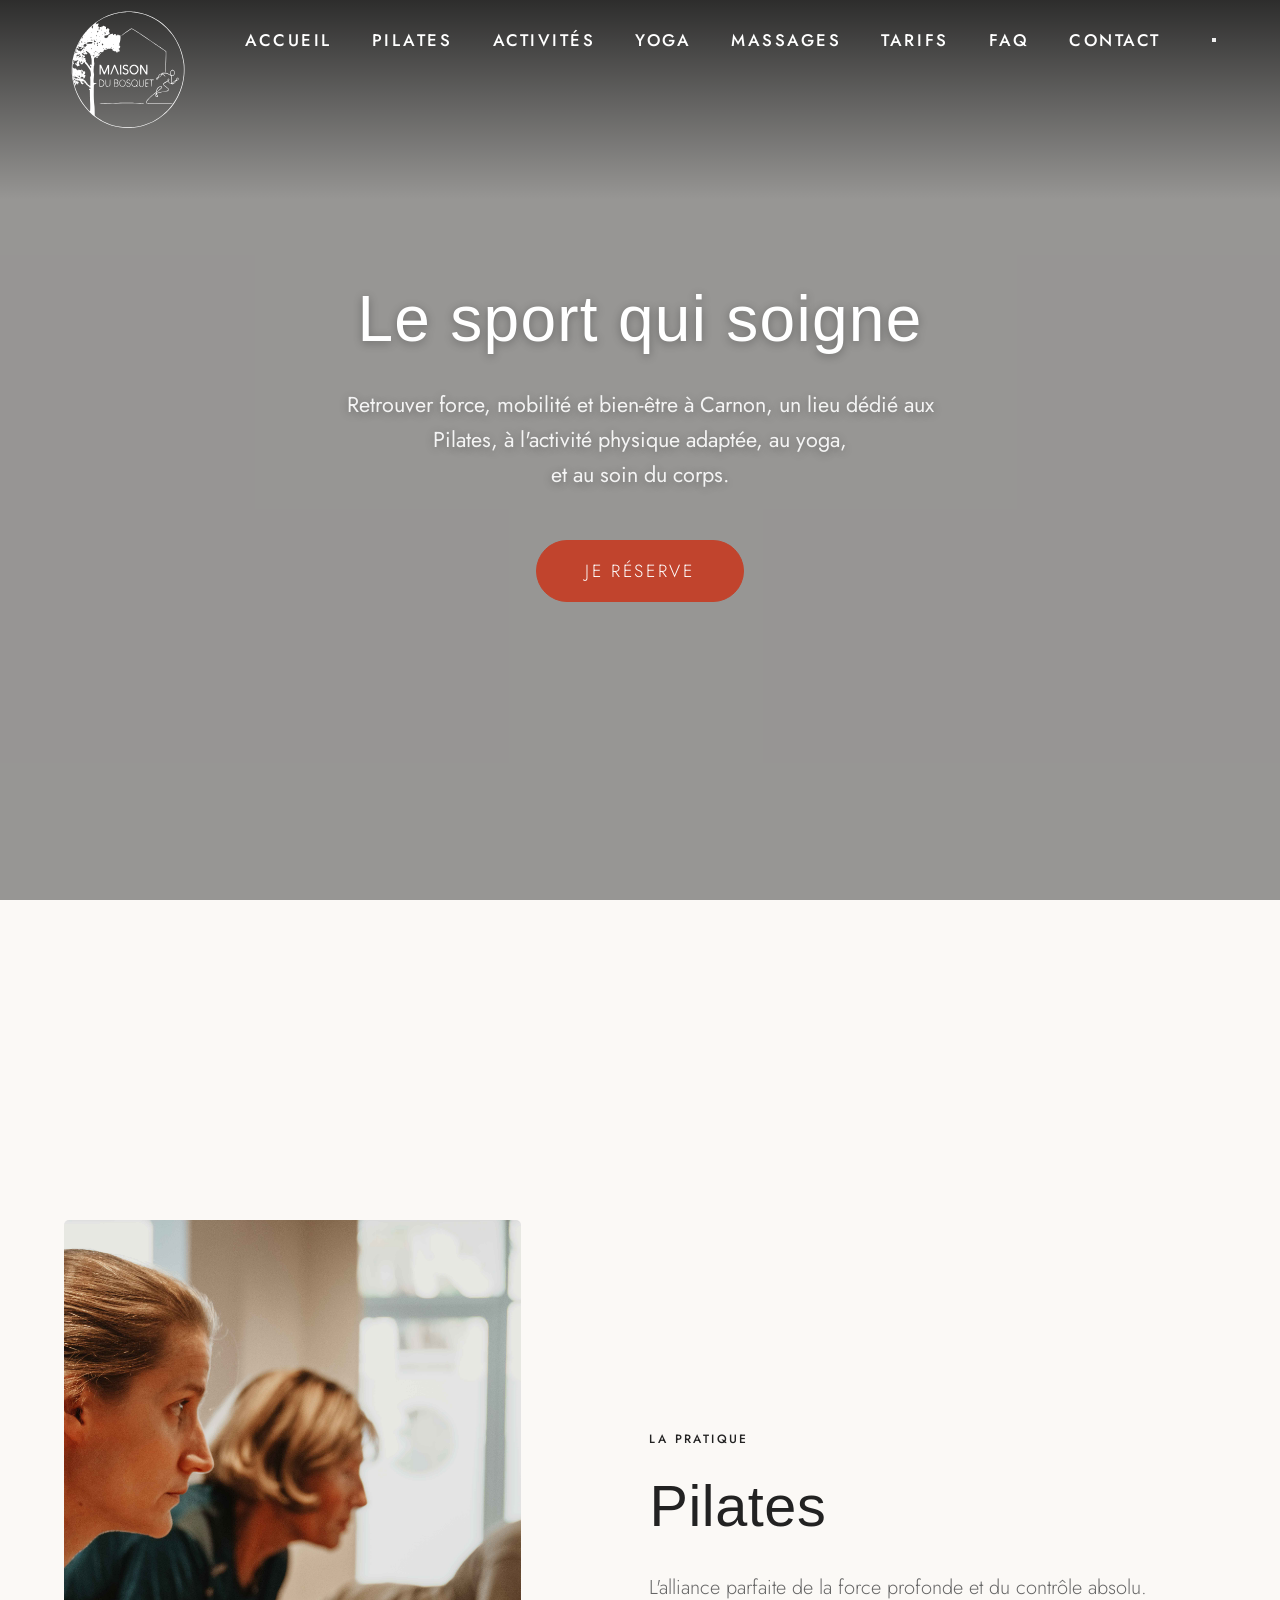
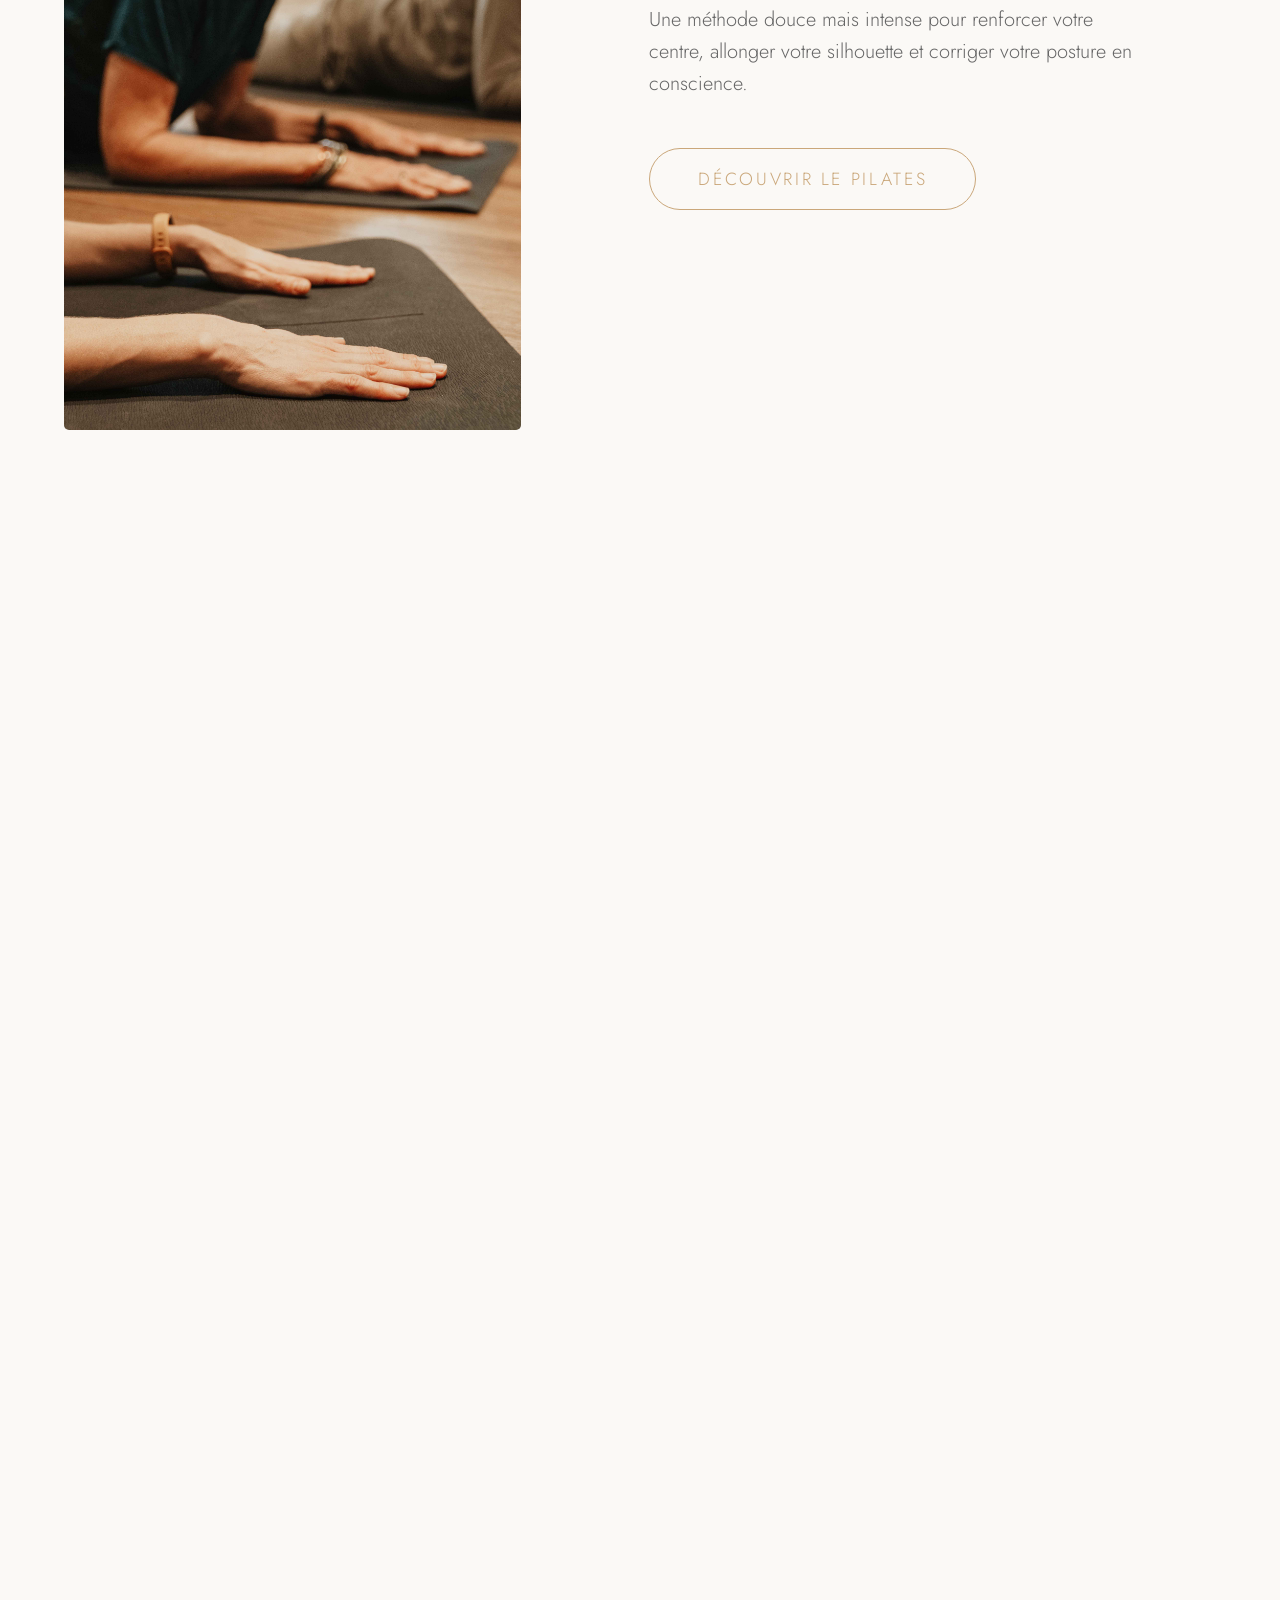
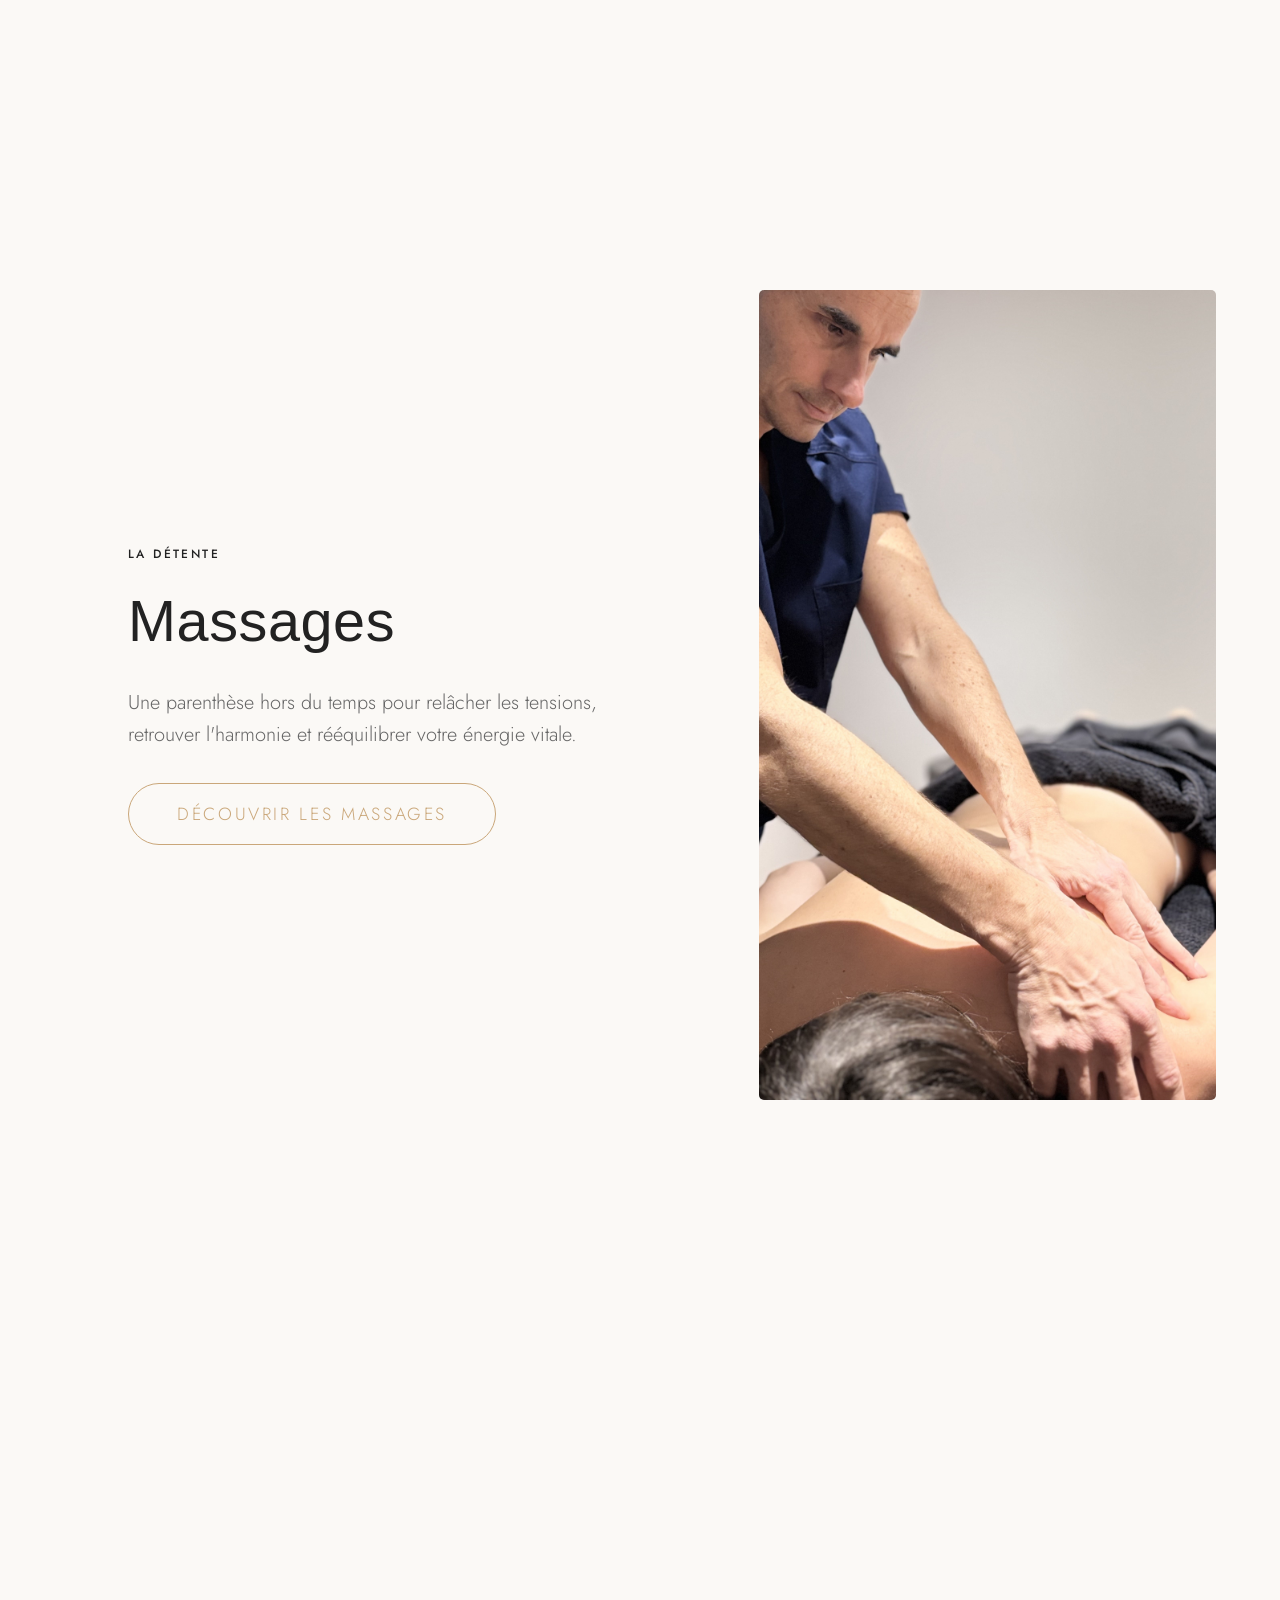
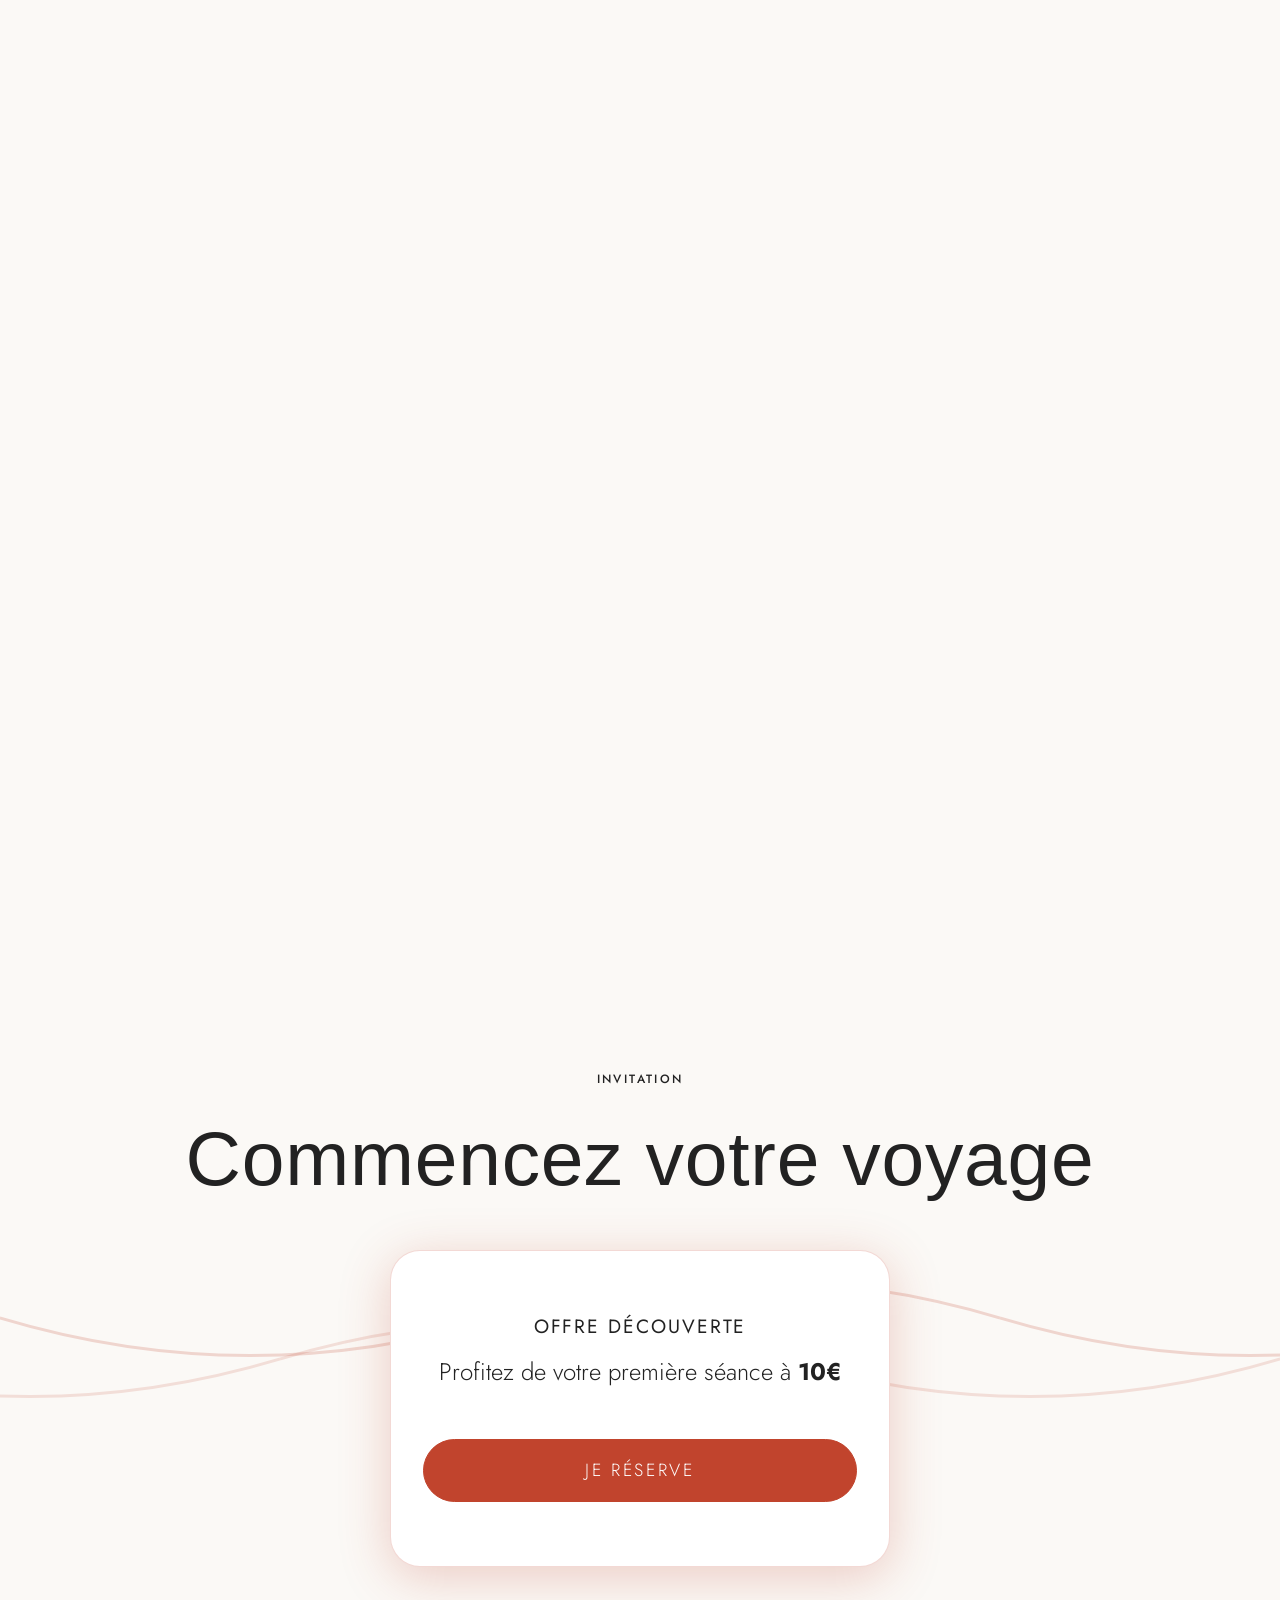
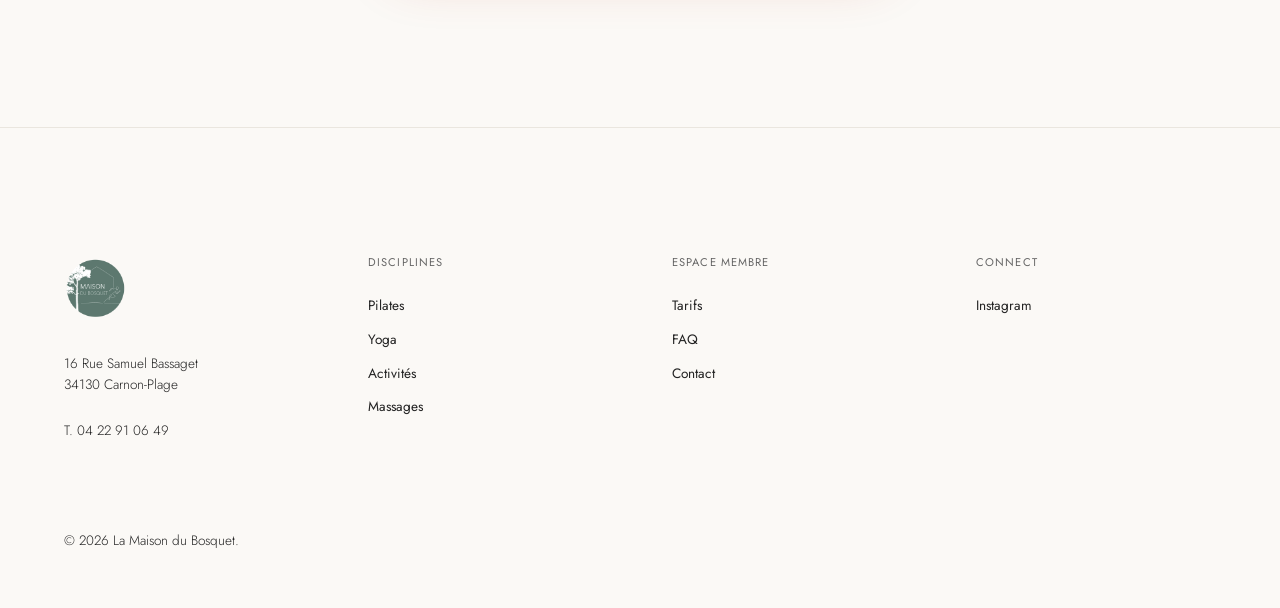
<file: index.html>
<!DOCTYPE html>
<html lang="fr">
<head>
  <meta charset="UTF-8">
  <link rel="icon" type="image/x-icon" href="favicon.ico">
  <link rel="icon" type="image/png" sizes="32x32" href="favicon-32x32.png">
  <link rel="icon" type="image/png" sizes="16x16" href="favicon-16x16.png">
  <link rel="apple-touch-icon" sizes="180x180" href="apple-touch-icon.png">
  <meta name="viewport" content="width=device-width, initial-scale=1.0">
  <title>La Maison du Bosquet | Mouvement & Bien-être</title>
  <meta name="description" content="Une approche holistique du mouvement à Carnon-Plage. Pilates, Yoga, Massages et A.P.A dans un espace pensé pour la sérénité.">
  
  <link rel="stylesheet" href="style.css">
    <!-- Google tag (gtag.js) -->
    <script async src="https://www.googletagmanager.com/gtag/js?id=G-E7MQ6MC1MP"></script>
    <script>
      window.dataLayer = window.dataLayer || [];
      function gtag(){dataLayer.push(arguments);}
      gtag('js', new Date());

      gtag('config', 'G-E7MQ6MC1MP');
    </script>
</head>
<body>

  <!-- HEADER -->
  <header class="site-header">
    <div class="container" style="display: flex; justify-content: space-between; align-items: center; width: 100%;">
      <div class="logo">
        <a href="index.html">
          <img src="Branding/MaisonDuBosquet_logo_vectorise_blanc.svg" alt="La Maison du Bosquet">
        </a>
      </div>
      
      <nav class="main-nav">
        <ul>
          <li><a href="index.html">Accueil</a></li>
          <li><a href="pilates.html">Pilates</a></li>
          <li><a href="training-apa.html">Activités</a></li>
          <li><a href="yoga.html">Yoga</a></li>
          <li><a href="massages.html">Massages</a></li>
          <li><a href="tarifs.html">Tarifs</a></li>
          <li><a href="faq.html">FAQ</a></li>
          <li><a href="contact.html">Contact</a></li>
        </ul>
      </nav>
      
      <a href="#offre-decouverte" class="btn btn-primary" style="display: none;">JE RÉSERVE</a>
      
      <button class="burger-btn" aria-label="Menu" aria-expanded="false">
        <div class="burger-line"></div>
        <div class="burger-line"></div>
        <div class="burger-line"></div>
      </button>
    </div>
  </header>

  <!-- MOBILE MENU -->
  <nav class="mobile-menu">
    <a href="index.html">Accueil</a>
    <a href="pilates.html">Pilates</a>
    <a href="training-apa.html">Activités</a>
    <a href="yoga.html">Yoga</a>
    <a href="massages.html">Massages</a>
    <a href="tarifs.html">Tarifs</a>
    <a href="faq.html">FAQ</a>
    <a href="contact.html">Contact</a>
    
  </nav>

  <!-- HERO (Video Fullscreen) -->
  <section class="luxury-hero">
    <div class="hero-video-wrapper">
      <video autoplay muted loop playsinline>
        <source src="Video/HeroVideo.mp4" type="video/mp4">
      </video>
      <div class="hero-video-overlay"></div>
    </div>
    
    <div class="hero-text-overlay reveal">
      <h1>Le sport qui soigne</h1>
      <p style="margin: 2rem auto 3rem;">Retrouver force, mobilité et bien-être à Carnon, un lieu dédié aux Pilates, à l'activité physique adaptée, au yoga,<br>et au soin du corps.</p>
      <a href="#offre-decouverte" class="btn btn-primary">JE RÉSERVE</a>
    </div>
  </section>

  <!-- EDITORIAL SPLIT: PILATES -->
  <section class="editorial-split container">
    <div class="editorial-img reveal">
      <img src="Photos/PILATES/Pilates04.jpg" alt="La méthode Pilates">
    </div>
    <div class="editorial-content reveal">
      <span class="sur-titre">La Pratique</span>
      <h2>Pilates</h2>
      <p>L'alliance parfaite de la force profonde et du contrôle absolu. Une méthode douce mais intense pour renforcer votre centre, allonger votre silhouette et corriger votre posture en conscience.</p>
      <div style="margin-top: 3rem; margin-bottom: 10px;">
        <a href="pilates.html" class="btn">Découvrir le Pilates</a>
      </div>
    </div>
  </section>

  <!-- EDITORIAL SPLIT: YOGA -->
  <section class="editorial-split reverse container">
    <div class="editorial-img reveal">
      <img src="Photos/YOGA/Yoga04.jpg" alt="Séance de Yoga">
    </div>
    <div class="editorial-content reveal">
      <span class="sur-titre">L'Apaisement</span>
      <h2>Yoga</h2>
      <p>Reconnectez le corps et l'esprit à travers des pratiques classiques et du Hatha Yoga. Un espace pour respirer, retrouver de la flexibilité et ancrer votre sérénité au quotidien.</p>
      <div class="mt-4">
        <a href="yoga.html" class="btn">Découvrir le Yoga</a>
      </div>
    </div>
  </section>

  <!-- EDITORIAL SPLIT: APA -->
  <section class="editorial-split container">
    <div class="editorial-img reveal">
      <img src="Photos/APA/APA01.png" alt="Activité Physique Adaptée">
    </div>
    <div class="editorial-content reveal">
      <span class="sur-titre">La Mobilité</span>
      <h2>Activités physiques adaptées</h2>
      <p>Un accompagnement sur-mesure pour retrouver mobilité, confiance et bien-être physique.</p>
      <div class="mt-4">
        <a href="training-apa.html" class="btn">Découvrir l'A.P.A</a>
      </div>
    </div>
  </section>

  <!-- EDITORIAL SPLIT: MASSAGE -->
  <section class="editorial-split reverse container">
    <div class="editorial-img reveal">
      <img src="Photos/MASSAGE/MassageCalifornien01.jpg" alt="Massages">
    </div>
    <div class="editorial-content reveal">
      <span class="sur-titre">La Détente</span>
      <h2>Massages</h2>
      <p>Une parenthèse hors du temps pour relâcher les tensions, retrouver l'harmonie et rééquilibrer votre énergie vitale.</p>
      <div class="mt-4">
        <a href="massages.html" class="btn">Découvrir les massages</a>
      </div>
    </div>
  </section>

  <!-- CLEAN LIST: POURQUOI NOUS ? -->
  <section class="container reveal">
    <div class="text-center mb-4">
      <span class="sur-titre">Philosophie</span>
      <h2>Une approche sur-mesure</h2>
    </div>
    
    <div class="clean-list">
      <div class="clean-list-item">
        <h3>L'Intimité du groupe</h3>
        <p>Des effectifs très réduits pour garantir un accompagnement quasi-individuel et préserver la quiétude du lieu.</p>
      </div>
      <div class="clean-list-item">
        <h3>Expertise & Bienveillance</h3>
        <p>Nos professeurs sont des experts certifiés, dédiés à l'évolution de votre pratique dans le respect de votre anatomie.</p>
      </div>
      <div class="clean-list-item">
        <h3>Une vision holistique</h3>
        <p>Du renforcement musculaire profond (Pilates) à la récupération par le massage (Ko Bi Do, Réflexologie), tout est pensé pour votre équilibre.</p>
      </div>
    </div>
  </section>

  <!-- CTA BANNER -->
  <section id="offre-decouverte" class="cta-banner reveal" style="z-index: 2;" style="padding-top: 5rem;">
    <span class="sur-titre">Invitation</span>
    <h2>Commencez votre voyage</h2>
    
    <div style="background: var(--color-white); border-radius: 30px; padding: 4rem 2rem; max-width: 500px; margin: 3rem auto 0; border: 1px solid rgba(193, 68, 45, 0.2); box-shadow: 0 10px 50px rgba(193, 68, 45, 0.25);">
      <h3 style="font-family: var(--font-body); font-weight: 400; font-size: 1.2rem; margin-bottom: 1rem; text-transform: uppercase; letter-spacing: 0.1em;">Offre Découverte</h3>
      <p style="font-size: 1.5rem; color: var(--color-text); margin-bottom: 3rem; font-weight: 300;">Profitez de votre première séance à <strong>10€</strong></p>
      <a href="https://backoffice.bsport.io/customer/payment/pass/768179/?membership=2561&amp;force=true" target="_blank" class="btn btn-primary" style="width: 100%;">JE RÉSERVE</a>
    </div>
  </section>

  <!-- FOOTER -->
  <footer class="site-footer">
    <div class="container">
      <div class="footer-grid">
        <div>
          <img src="Branding/LogoVert.png" alt="Logo" style="height: 65px; margin-bottom: 2rem;">
          <p>16 Rue Samuel Bassaget<br>34130 Carnon-Plage</p>
          <p style="margin-top: 1rem;">T. 04 22 91 06 49</p>
        </div>
        
        <div>
          <h4>Disciplines</h4>
          <ul>
            <li style="margin-bottom: 0.5rem;"><a href="pilates.html">Pilates</a></li>
            <li style="margin-bottom: 0.5rem;"><a href="yoga.html">Yoga</a></li>
            <li style="margin-bottom: 0.5rem;"><a href="training-apa.html">Activités</a></li>
            <li style="margin-bottom: 0.5rem;"><a href="massages.html">Massages</a></li>
          </ul>
        </div>

        <div>
          <h4>Espace Membre</h4>
          <ul>
            <li style="margin-bottom: 0.5rem;"><a href="tarifs.html">Tarifs</a></li>
            <li style="margin-bottom: 0.5rem;"><a href="faq.html">FAQ</a></li>
            <li style="margin-bottom: 0.5rem;"><a href="contact.html">Contact</a></li>
          </ul>
        </div>
        
        <div>
          <h4>Connect</h4>
          <ul>
            <li><a href="https://www.instagram.com/maisondubosquet/" target="_blank">Instagram</a></li>
          </ul>
        </div>
      </div>
      <div class="footer-bottom">
        <p>&copy; 2026 La Maison du Bosquet.</p>
      </div>
    </div>
  </footer>

  <script>
    // Reveal Animations
    const observer = new IntersectionObserver((entries) => {
      entries.forEach(entry => {
        if (entry.isIntersecting) {
          entry.target.classList.add('visible');
        }
      });
    }, { threshold: 0.15 });

    document.querySelectorAll('.reveal').forEach(el => observer.observe(el));

    // Header Scroll Logic
    window.addEventListener('scroll', () => {
      const header = document.querySelector('.site-header');
      if(window.scrollY > 50) {
        header.classList.add('scrolled');
      } else {
        header.classList.remove('scrolled');
      }
    });

    // Mobile Menu
    const burger = document.querySelector('.burger-btn');
    const menu = document.querySelector('.mobile-menu');
    burger.addEventListener('click', () => {
      menu.classList.toggle('open');
      document.querySelector('.site-header').classList.toggle('menu-open');
      const lines = burger.querySelectorAll('.burger-line');
      if (menu.classList.contains('open')) {
        lines[0].style.transform = 'rotate(45deg) translate(5px, 5px)';
        lines[2].style.transform = 'rotate(-45deg) translate(2px, -2px)';
      } else {
        lines[0].style.transform = 'none';
        lines[2].style.transform = 'none';
      }
    });
  
    // Parallax and global reveal
    document.querySelectorAll("section:not(.reveal)").forEach(el => {
      el.classList.add("reveal");
      observer.observe(el);
    });


  </script>
</body>
</html>
</file>
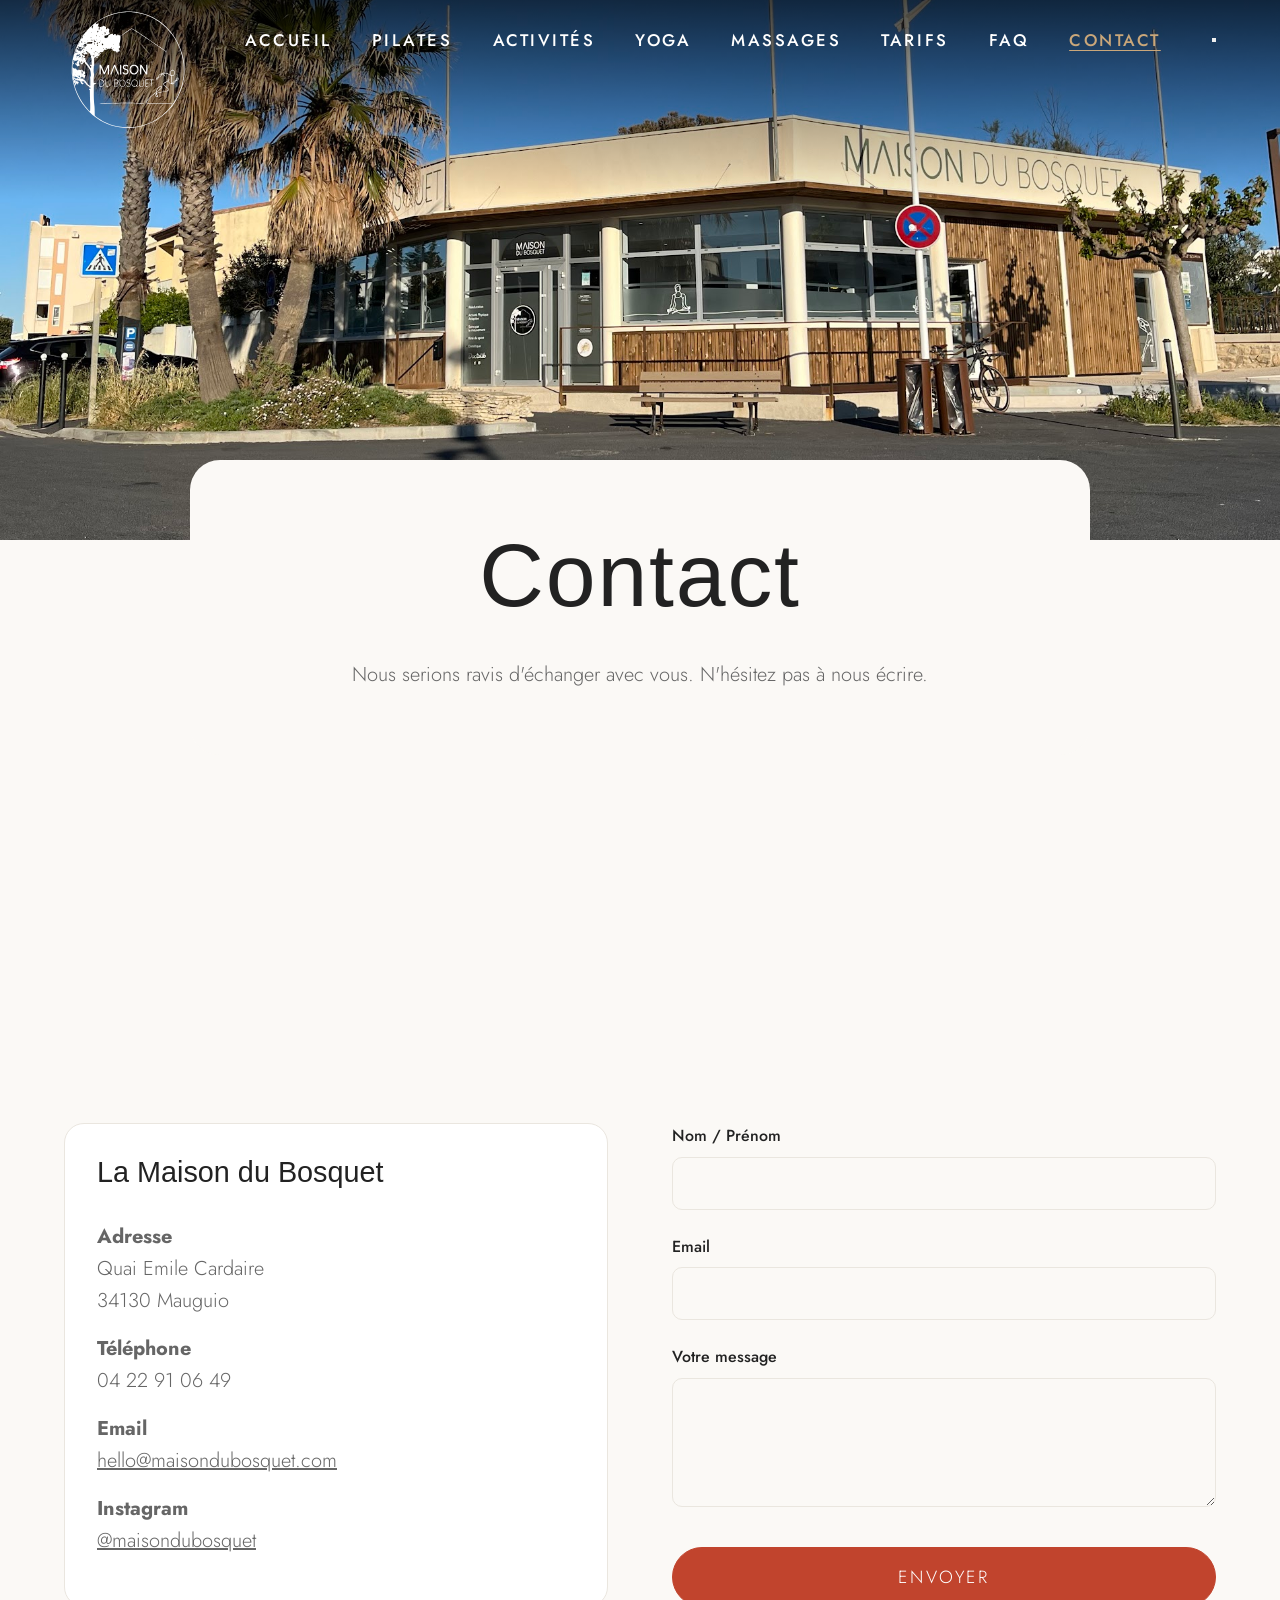
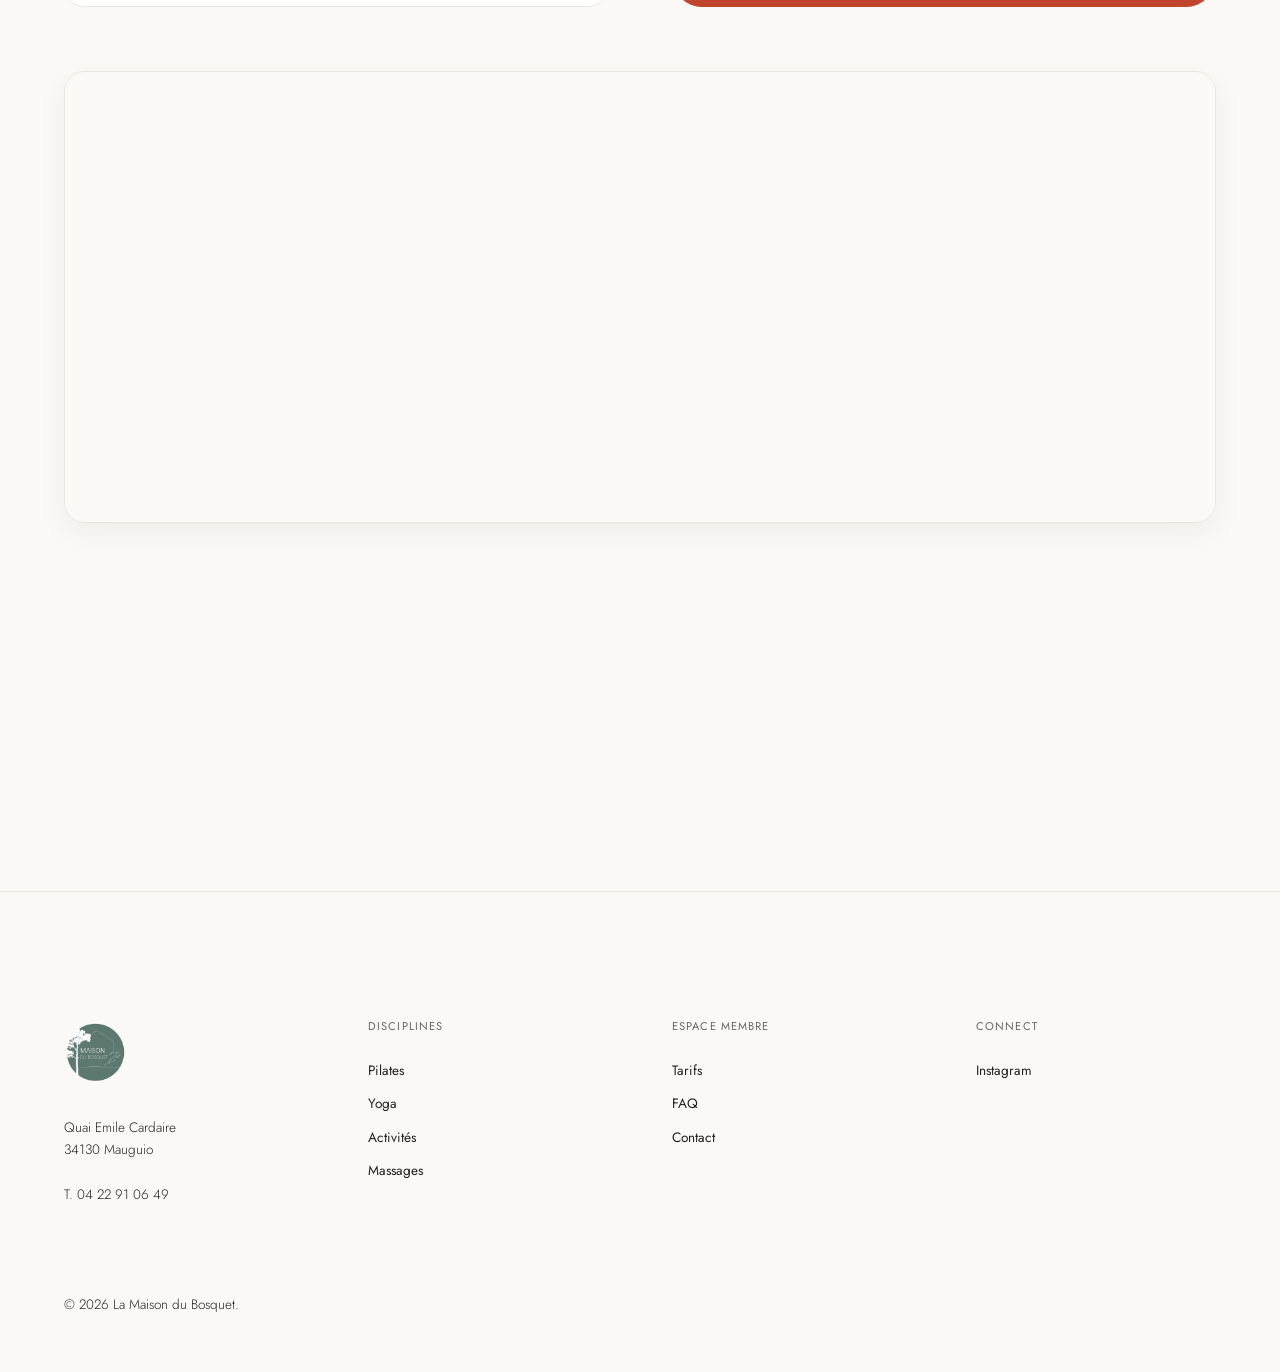
<file: contact.html>
<!DOCTYPE html>
<html lang="fr">
<head>
  <meta charset="UTF-8">
  <link rel="icon" type="image/x-icon" href="favicon.ico">
  <link rel="icon" type="image/png" sizes="32x32" href="favicon-32x32.png">
  <link rel="icon" type="image/png" sizes="16x16" href="favicon-16x16.png">
  <link rel="apple-touch-icon" sizes="180x180" href="apple-touch-icon.png">
  <meta name="viewport" content="width=device-width, initial-scale=1.0">
  <title>Contact | La Maison du Bosquet</title>
  <meta name="description" content="Une approche holistique du mouvement à Carnon-Plage. Pilates, Yoga, Massages et A.P.A dans un espace pensé pour la sérénité.">
  
  <link rel="stylesheet" href="style.css">
    <!-- Google tag (gtag.js) -->
    <script async src="https://www.googletagmanager.com/gtag/js?id=G-E7MQ6MC1MP"></script>
    <script>
      window.dataLayer = window.dataLayer || [];
      function gtag(){dataLayer.push(arguments);}
      gtag('js', new Date());

      gtag('config', 'G-E7MQ6MC1MP');
    </script>
</head>
<body>

  <!-- HEADER -->
  <header class="site-header">
    <div class="container" style="display: flex; justify-content: space-between; align-items: center; width: 100%;">
      <div class="logo">
        <a href="index.html">
          <img src="Branding/MaisonDuBosquet_logo_vectorise_blanc.svg" alt="La Maison du Bosquet">
        </a>
      </div>
      
      <nav class="main-nav">
        <ul>
          <li><a href="index.html">Accueil</a></li>
          <li><a href="pilates.html">Pilates</a></li>
          <li><a href="training-apa.html">Activités</a></li>
          <li><a href="yoga.html">Yoga</a></li>
          <li><a href="massages.html">Massages</a></li>
          <li><a href="tarifs.html">Tarifs</a></li>
          <li><a href="faq.html">FAQ</a></li>
          <li><a href="contact.html" class="active">Contact</a></li>
        </ul>
      </nav>
      
      <a href="#offre-decouverte" class="btn btn-primary" style="display: none;">JE RÉSERVE</a>
      
      <button class="burger-btn" aria-label="Menu" aria-expanded="false">
        <div class="burger-line"></div>
        <div class="burger-line"></div>
        <div class="burger-line"></div>
      </button>
    </div>
  </header>

  <!-- MOBILE MENU -->
  <nav class="mobile-menu">
    <a href="index.html">Accueil</a>
    <a href="pilates.html">Pilates</a>
    <a href="training-apa.html">Activités</a>
    <a href="yoga.html">Yoga</a>
    <a href="massages.html">Massages</a>
    <a href="tarifs.html">Tarifs</a>
    <a href="faq.html">FAQ</a>
    <a href="contact.html" class="active">Contact</a>
    
  </nav>

    <section style="padding: 0; margin-bottom: 5rem;">
    <div class="hero-image-wrapper" style="height: 60vh; width: 100%; overflow: hidden; position: relative;">
      <img src="Photos/LIEU/Lieu08.jpg" class="hero-carousel-slide active" alt="Lieu 08" style="object-position: center 80%;">
      <img src="Photos/LIEU/Lieu09.jpg" class="hero-carousel-slide" alt="Lieu 09" style="object-position: center 80%;">
      <img src="Photos/LIEU/Lieu12.jpg" class="hero-carousel-slide" alt="Lieu 12" style="object-position: center 30%;">
      <img src="Photos/LIEU/lieu02.jpg" class="hero-carousel-slide" alt="Lieu 02" style="object-position: center 30%;">
      <img src="Photos/LIEU/LIEU07.jpg" class="hero-carousel-slide" alt="Lieu 07" style="object-position: center 30%;">
    </div>
    
    <div class="container text-center reveal" style="margin-top: -5rem; position: relative; z-index: 2; background: var(--color-bg); padding: 4rem 2rem; max-width: 900px; border-radius: 30px;">
      <h1>Contact</h1>
      <p style="margin: 2rem auto 0;">Nous serions ravis d'échanger avec vous. N'hésitez pas à nous écrire.</p>
    </div>
  </section>

  <section class="container reveal" style="margin-bottom: 8rem;">
    <div class="contact-grid">
      <div class="contact-info" style="text-align: left; padding: 2rem; background: var(--color-white); border-radius: 20px; border: 1px solid var(--color-border);">
        <h3 style="margin-bottom: 2rem;">La Maison du Bosquet</h3>
        <p><strong>Adresse</strong><br>Quai Emile Cardaire<br>34130 Mauguio</p>
        <p><strong>Téléphone</strong><br>04 22 91 06 49</p>
        <p><strong>Email</strong><br><a href="mailto:hello@maisondubosquet.com" style="text-decoration: underline; color: inherit;">hello@maisondubosquet.com</a></p>
        <p><strong>Instagram</strong><br><a href="https://www.instagram.com/maisondubosquet/" target="_blank" style="text-decoration: underline;">@maisondubosquet</a></p>
      </div>
      
      <div>
        <form class="contact-form" action="https://formsubmit.co/hello@maisondubosquet.com" method="POST">
          <div class="form-group">
            <label for="name">Nom / Prénom</label>
            <input type="text" id="name" name="name" required>
          </div>
          <div class="form-group">
            <label for="email">Email</label>
            <input type="email" id="email" name="email" required>
          </div>
          <div class="form-group">
            <label for="message">Votre message</label>
            <textarea id="message" name="message" rows="5" required></textarea>
          </div>
          <button type="submit" class="btn btn-primary" style="margin-top: 1rem;">Envoyer</button>
        </form>
      </div>
    </div>

    <!-- Carte Google Maps -->
    <div style="margin-top: 4rem; border-radius: 20px; overflow: hidden; border: 1px solid var(--color-border); box-shadow: 0 10px 30px rgba(0,0,0,0.05);">
      <iframe 
        src="https://maps.google.com/maps?q=16%20Rue%20Samuel%20Bassaget,%2034130%20CARNON&t=&z=15&ie=UTF8&iwloc=&output=embed" 
        width="100%" 
        height="450" 
        style="border:0; display: block;" 
        allowfullscreen="" 
        loading="lazy" 
        referrerpolicy="no-referrer-when-downgrade">
      </iframe>
    </div>
  </section>
  <!-- FOOTER -->
  <footer class="site-footer">
    <div class="container">
      <div class="footer-grid">
        <div>
          <img src="Branding/LogoVert.png" alt="Logo" style="height: 65px; margin-bottom: 2rem;">
          <p>Quai Emile Cardaire<br>34130 Mauguio</p>
          <p style="margin-top: 1rem;">T. 04 22 91 06 49</p>
        </div>
        
        <div>
          <h4>Disciplines</h4>
          <ul>
            <li style="margin-bottom: 0.5rem;"><a href="pilates.html">Pilates</a></li>
            <li style="margin-bottom: 0.5rem;"><a href="yoga.html">Yoga</a></li>
            <li style="margin-bottom: 0.5rem;"><a href="training-apa.html">Activités</a></li>
            <li style="margin-bottom: 0.5rem;"><a href="massages.html">Massages</a></li>
          </ul>
        </div>

        <div>
          <h4>Espace Membre</h4>
          <ul>
            <li style="margin-bottom: 0.5rem;"><a href="tarifs.html">Tarifs</a></li>
            <li style="margin-bottom: 0.5rem;"><a href="faq.html">FAQ</a></li>
            <li style="margin-bottom: 0.5rem;"><a href="contact.html" class="active">Contact</a></li>
          </ul>
        </div>
        
        <div>
          <h4>Connect</h4>
          <ul>
            <li><a href="https://www.instagram.com/maisondubosquet/" target="_blank">Instagram</a></li>
          </ul>
        </div>
      </div>
      <div class="footer-bottom">
        <p>&copy; 2026 La Maison du Bosquet.</p>
      </div>
    </div>
  </footer>

  <script>
    // Reveal Animations
    const observer = new IntersectionObserver((entries) => {
      entries.forEach(entry => {
        if (entry.isIntersecting) {
          entry.target.classList.add('visible');
        }
      });
    }, { threshold: 0.15 });

    document.querySelectorAll('.reveal').forEach(el => observer.observe(el));

    // Header Scroll Logic
    window.addEventListener('scroll', () => {
      const header = document.querySelector('.site-header');
      if(window.scrollY > 50) {
        header.classList.add('scrolled');
      } else {
        header.classList.remove('scrolled');
      }
    });

    // Mobile Menu
    const burger = document.querySelector('.burger-btn');
    const menu = document.querySelector('.mobile-menu');
    burger.addEventListener('click', () => {
      menu.classList.toggle('open');
      document.querySelector('.site-header').classList.toggle('menu-open');
      const lines = burger.querySelectorAll('.burger-line');
      if (menu.classList.contains('open')) {
        lines[0].style.transform = 'rotate(45deg) translate(5px, 5px)';
        lines[2].style.transform = 'rotate(-45deg) translate(2px, -2px)';
      } else {
        lines[0].style.transform = 'none';
        lines[2].style.transform = 'none';
      }
    });
  
    
    // Carousel Contact Hero
    setInterval(() => {
      const slides = document.querySelectorAll('.hero-carousel-slide');
      if (slides.length > 0) {
        let activeIdx = Array.from(slides).findIndex(s => s.classList.contains('active'));
        if (activeIdx !== -1) {
          slides[activeIdx].classList.remove('active');
          activeIdx = (activeIdx + 1) % slides.length;
          slides[activeIdx].classList.add('active');
        }
      }
    }, 3500);

    // Parallax and global reveal
    document.querySelectorAll("section:not(.reveal)").forEach(el => {
      el.classList.add("reveal");
      observer.observe(el);
    });


  </script>
</body>
</html>
</file>
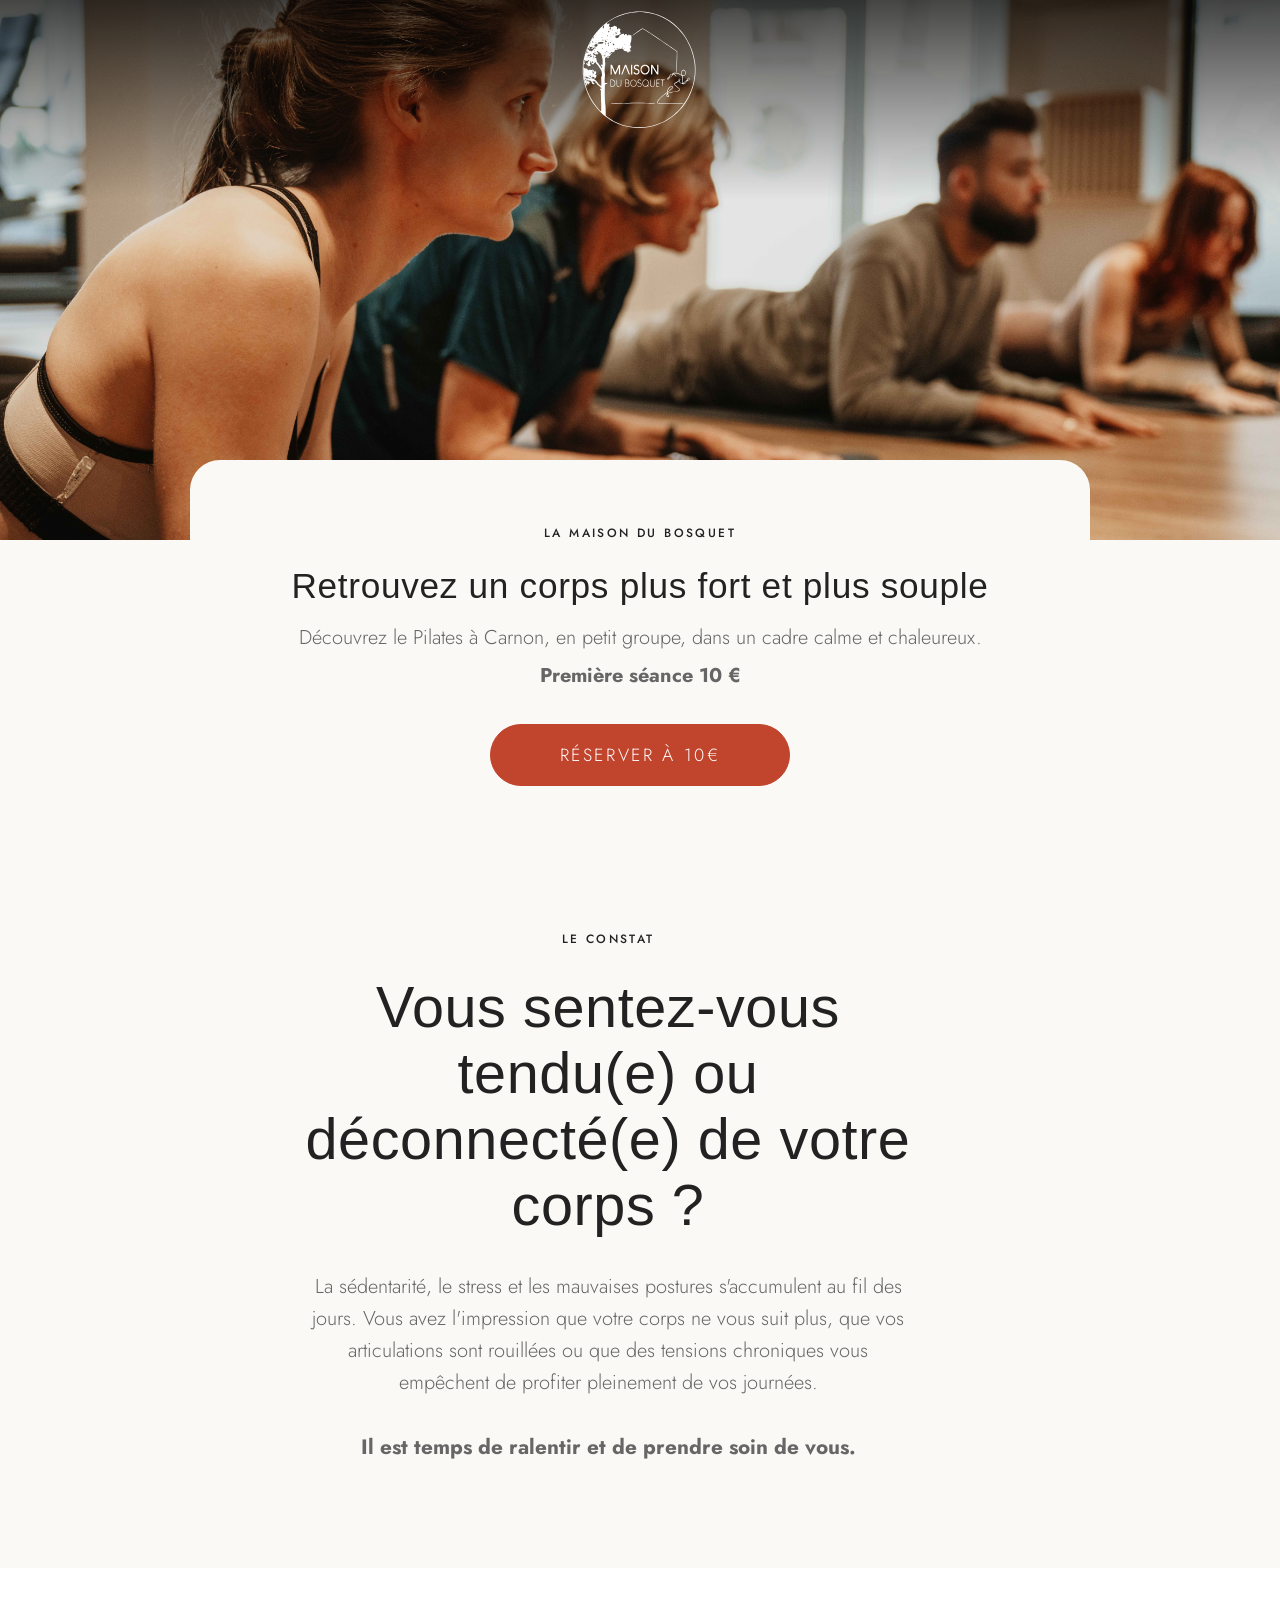
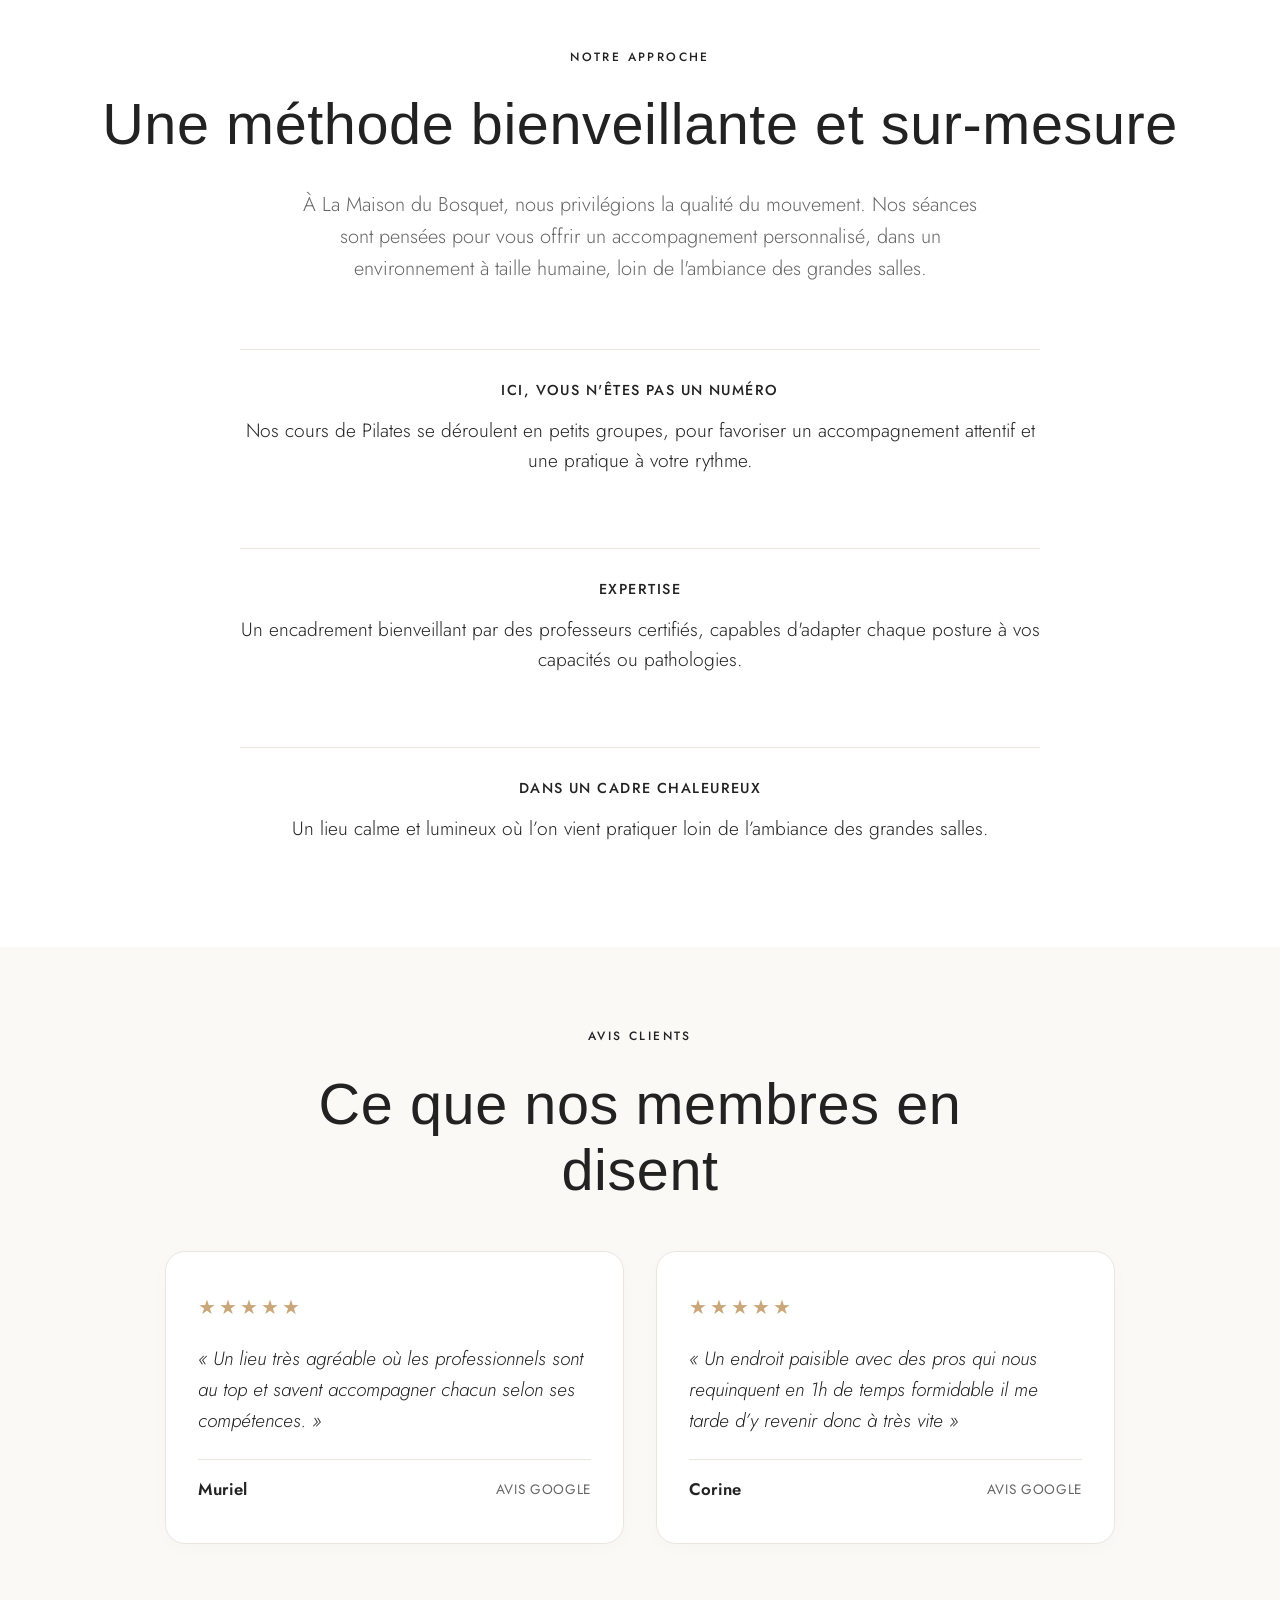
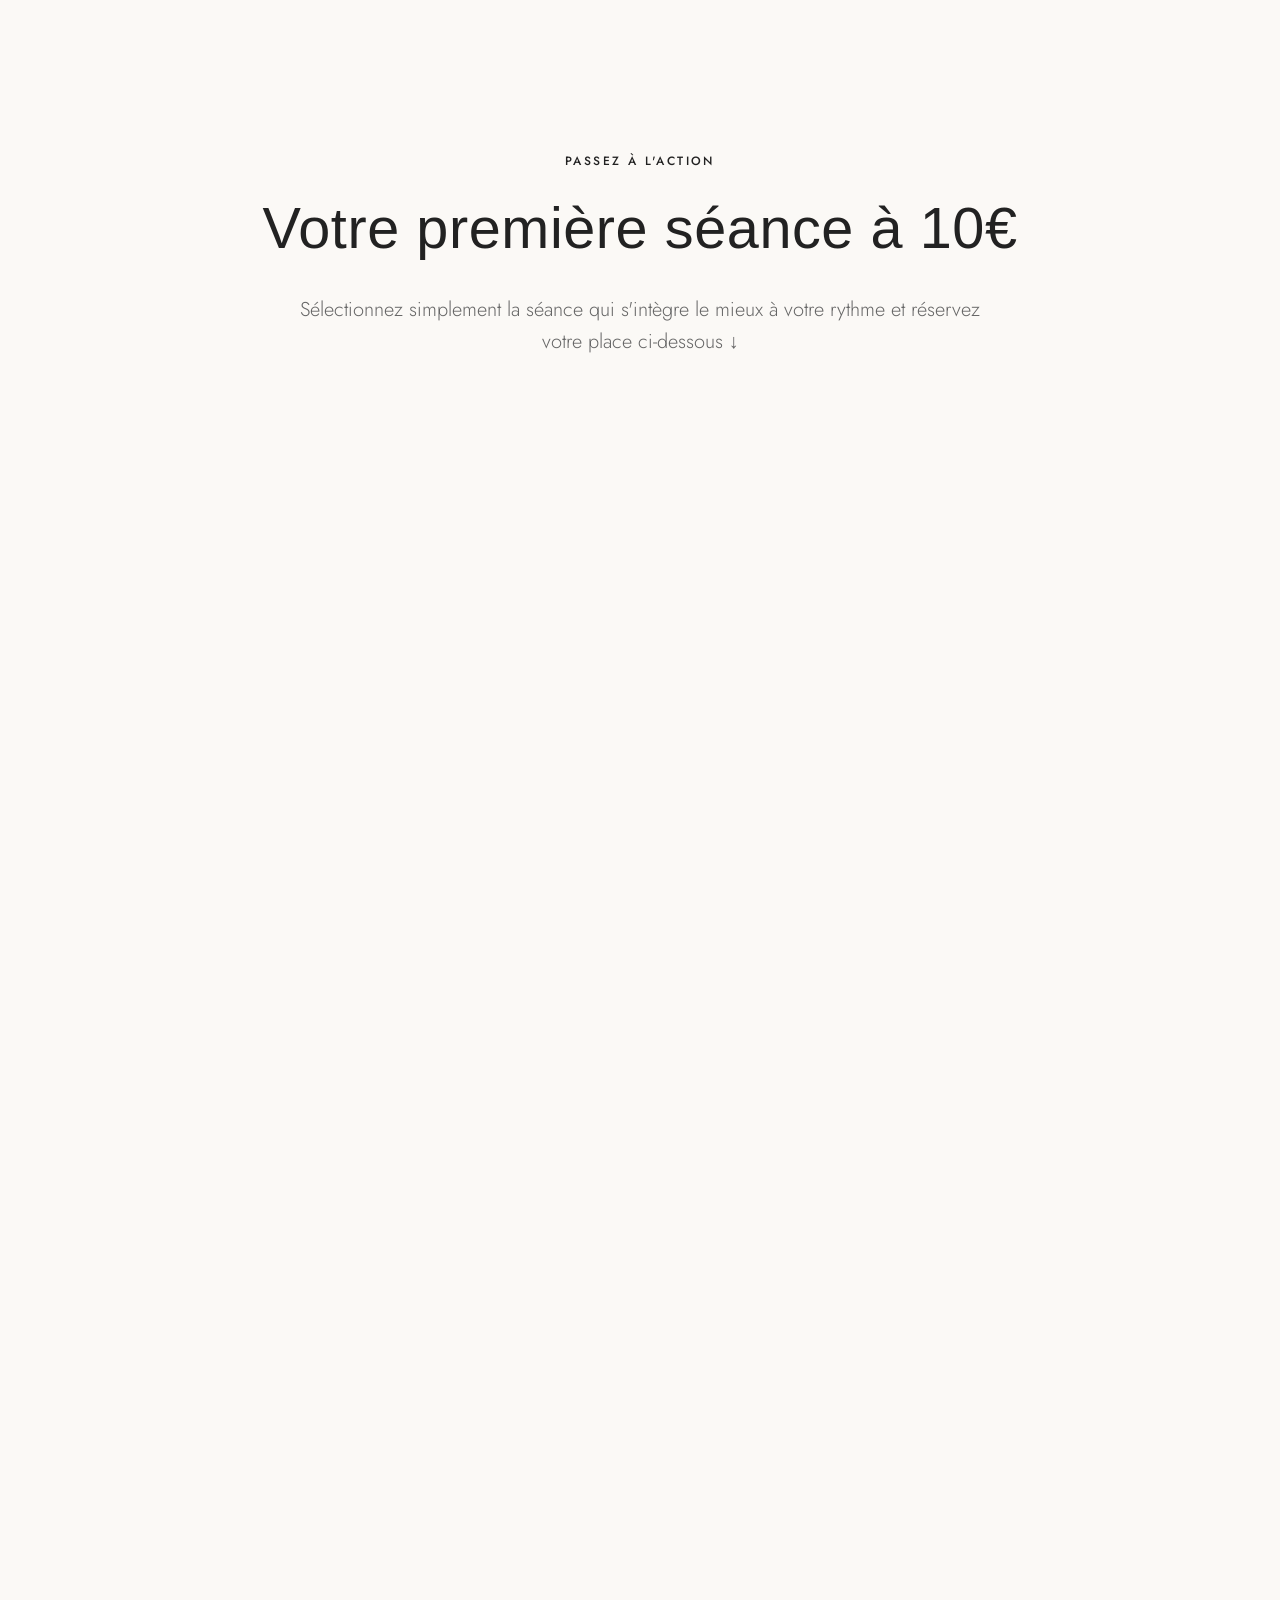
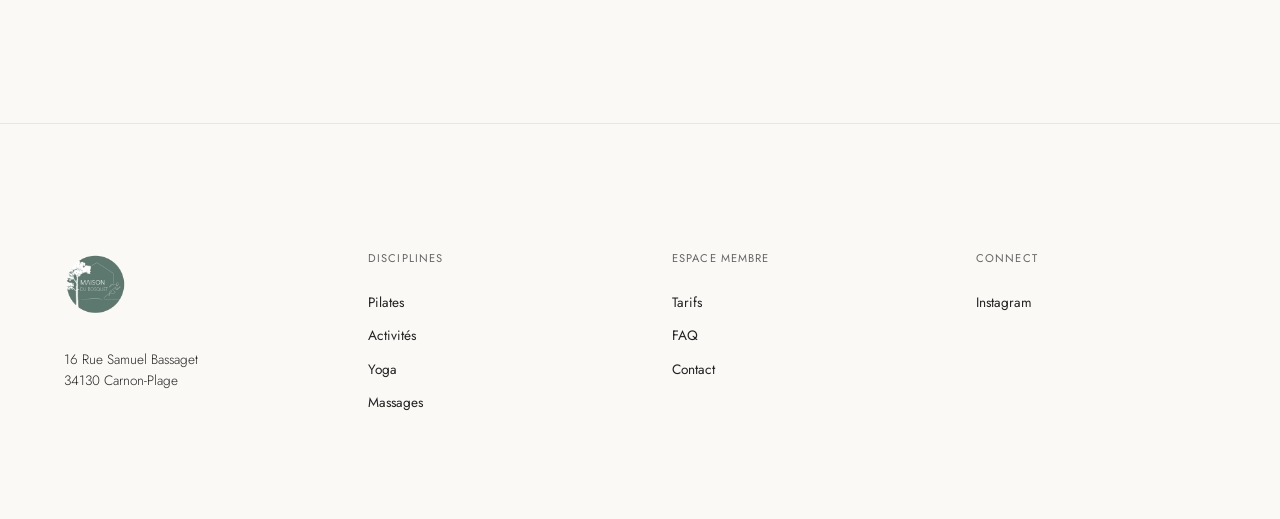
<file: decouverte-pilates.html>
<!DOCTYPE html>
<html lang="fr">
<head>
  <meta charset="UTF-8">
  <link rel="icon" type="image/x-icon" href="favicon.ico">
  <link rel="icon" type="image/png" sizes="32x32" href="favicon-32x32.png">
  <link rel="icon" type="image/png" sizes="16x16" href="favicon-16x16.png">
  <link rel="apple-touch-icon" sizes="180x180" href="apple-touch-icon.png">
  <meta name="viewport" content="width=device-width, initial-scale=1.0">
  <title>Je découvre le Pilates à Carnon | La Maison du Bosquet</title>
  <meta name="description" content="Découvrez notre approche du Pilates à La Maison du Bosquet lors d'une séance d'essai.">
  
  <link rel="stylesheet" href="style.css">
    <!-- Google tag (gtag.js) -->
    <script async src="https://www.googletagmanager.com/gtag/js?id=G-E7MQ6MC1MP"></script>
    <script>
      window.dataLayer = window.dataLayer || [];
      function gtag(){dataLayer.push(arguments);}
      gtag('js', new Date());

      gtag('config', 'G-E7MQ6MC1MP');
    </script>
    <style id="mobile-optimizations">
      /* Mobile First Landing Page Optimizations */
      @media (max-width: 768px) {
        .hero-image-wrapper { height: 40vh !important; }
        .hero-container { padding: 2rem 1rem !important; margin-top: -3rem !important; }
        .section-interest { padding: 3rem 1rem !important; }
        .section-desire { padding: 3rem 1rem !important; }
        .section-reviews { padding: 3rem 1rem !important; }
        .section-action { padding: 4rem 1rem 2rem !important; }
        
        /* Sticky Mobile CTA */
        .mobile-sticky-cta {
          position: fixed;
          bottom: 25px; /* Plus haut pour éviter la barre d'accueil iPhone */
          left: 50%;
          transform: translateX(-50%) translateY(20px); /* Légèrement plus bas */
          opacity: 0;
          pointer-events: none;
          transition: all 0.3s ease-in-out;
          width: 90%;
          z-index: 1000;
          box-shadow: 0 10px 30px rgba(0,0,0,0.3);
          font-weight: 600;
          font-size: 0.95rem; /* Réduit pour tenir sur une ligne */
          background: var(--color-accent) !important;
          color: white !important;
          border-radius: 50px;
          display: flex !important;
          align-items: center;
          justify-content: center;
          text-align: center;
          padding: 1rem 0.5rem;
          white-space: nowrap; /* Empêche le passage à la ligne */
        }
        .mobile-sticky-cta.show-sticky-cta {
          transform: translateX(-50%) translateY(0) !important;
          opacity: 1 !important;
          pointer-events: auto !important;
        }
      }
      @media (min-width: 769px) {
        .mobile-sticky-cta { display: none !important; }
        .hero-container { padding: 4rem 2rem; margin-top: -5rem; }
        .section-interest { padding: 5rem 0; }
        .section-desire { padding: 5rem 0; }
        .section-reviews { padding: 5rem 0; }
        .section-action { padding: 8rem 0; }
      }
    </style>
</head>
<body>

  <!-- HEADER (Landing page mode: no nav) -->
  <header class="site-header">
    <div class="container" style="display: flex; justify-content: center; align-items: center; width: 100%;">
      <div class="logo">
        <a href="index.html">
          <img src="Branding/MaisonDuBosquet_logo_vectorise_blanc.svg" alt="La Maison du Bosquet">
        </a>
      </div>
    </div>
  </header>

  <!-- [A] ATTENTION : HERO SECTION -->
  <section style="padding: 0;">
    <div class="hero-image-wrapper" style="height: 60vh; width: 100%; overflow: hidden;">
      <img src="Photos/PILATES/Pilates04.jpg" alt="Séance de Pilates" style="width: 100%; height: 100%; object-fit: cover; object-position: center 30%;">
    </div>
    
    <div class="container text-center hero-container reveal" style="position: relative; z-index: 2; background: var(--color-bg); max-width: 900px; border-radius: 30px;">
      <span class="sur-titre">La Maison du Bosquet</span>
      <h1 style="font-size: 2.2rem; line-height: 1.1; margin-bottom: 1rem;">Retrouvez un corps plus fort et plus souple</h1>
      <p style="margin: 0 auto 2rem; font-size: 1.25rem; max-width: 700px;">Découvrez le Pilates à Carnon, en petit groupe, dans un cadre calme et chaleureux.<br><strong style="display: inline-block; margin-top: 0.4rem;">Première séance 10 €</strong></p>
      <a href="#planning-essai" class="btn btn-primary" style="width: 100%; max-width: 300px;">RÉSERVER À 10€</a>
    </div>
  </section>

  <!-- [I] INTEREST (Problem/Agitation) -->
  <section class="container reveal section-interest">
    <div class="editorial-content text-center" style="max-width: 800px; margin: 0 auto;">
      <span class="sur-titre">Le Constat</span>
      <h2>Vous sentez-vous tendu(e) ou déconnecté(e) de votre corps ?</h2>
      <p style="margin-top: 1.5rem; font-size: 1.25rem;">La sédentarité, le stress et les mauvaises postures s'accumulent au fil des jours. Vous avez l'impression que votre corps ne vous suit plus, que vos articulations sont rouillées ou que des tensions chroniques vous empêchent de profiter pleinement de vos journées. <br><br><strong style="font-size: 1.3rem; color: var(--color-primary);">Il est temps de ralentir et de prendre soin de vous.</strong></p>
    </div>
  </section>

  <!-- [D] DESIRE (Solution/Benefits) -->
  <section style="background: var(--color-white);" class="reveal section-desire">
    <div class="container text-center">
      <span class="sur-titre">Notre Approche</span>
      <h2>Une méthode bienveillante et sur-mesure</h2>
      <p style="margin: 2rem auto 4rem; max-width: 700px; font-size: 1.25rem;">À La Maison du Bosquet, nous privilégions la qualité du mouvement. Nos séances sont pensées pour vous offrir un accompagnement personnalisé, dans un environnement à taille humaine, loin de l'ambiance des grandes salles.</p>
      
      <div class="clean-list" style="margin-top: 0;">
        <div class="clean-list-item">
          <h3>Ici, vous n'êtes pas un numéro</h3>
          <p>Nos cours de Pilates se déroulent en petits groupes, pour favoriser un accompagnement attentif et une pratique à votre rythme.</p>
        </div>
        <div class="clean-list-item">
          <h3>Expertise</h3>
          <p>Un encadrement bienveillant par des professeurs certifiés, capables d'adapter chaque posture à vos capacités ou pathologies.</p>
        </div>
        <div class="clean-list-item">
          <h3>Dans un cadre chaleureux</h3>
          <p>Un lieu calme et lumineux où l’on vient pratiquer loin de l’ambiance des grandes salles.</p>
        </div>
      </div>
    </div>
  </section>

  <!-- [T] TEMOIGNAGES / AVIS CLIENTS -->
  <section class="container reveal section-reviews">
    <div class="text-center" style="max-width: 800px; margin: 0 auto 3rem;">
      <span class="sur-titre">Avis Clients</span>
      <h2>Ce que nos membres en disent</h2>
    </div>

    <div style="display: grid; grid-template-columns: repeat(auto-fit, minmax(290px, 1fr)); gap: 2rem; max-width: 950px; margin: 0 auto;">
      
      <!-- Avis Muriel -->
      <div style="background: var(--color-white); padding: 2.5rem 2rem; border-radius: 20px; border: 1px solid var(--color-border); display: flex; flex-direction: column; justify-content: space-between; box-shadow: 0 4px 20px rgba(0,0,0,0.02);">
        <div>
          <div style="color: #caa77a; font-size: 1.25rem; letter-spacing: 3px; margin-bottom: 1.2rem;">★★★★★</div>
          <p style="font-size: 1.2rem; font-style: italic; color: var(--color-text); line-height: 1.6; margin-bottom: 1.5rem;">
            « Un lieu très agréable où les professionnels sont au top et savent accompagner chacun selon ses compétences. »
          </p>
        </div>
        <div style="display: flex; align-items: center; justify-content: space-between; border-top: 1px solid var(--color-border); padding-top: 1rem; margin-top: auto;">
          <span style="font-weight: 600; color: var(--color-text); font-size: 1.05rem;">Muriel</span>
          <span style="font-size: 0.85rem; color: var(--color-text-light); text-transform: uppercase; letter-spacing: 0.05em;">Avis Google</span>
        </div>
      </div>

      <!-- Avis Corine -->
      <div style="background: var(--color-white); padding: 2.5rem 2rem; border-radius: 20px; border: 1px solid var(--color-border); display: flex; flex-direction: column; justify-content: space-between; box-shadow: 0 4px 20px rgba(0,0,0,0.02);">
        <div>
          <div style="color: #caa77a; font-size: 1.25rem; letter-spacing: 3px; margin-bottom: 1.2rem;">★★★★★</div>
          <p style="font-size: 1.2rem; font-style: italic; color: var(--color-text); line-height: 1.6; margin-bottom: 1.5rem;">
            « Un endroit paisible avec des pros qui nous requinquent en 1h de temps formidable il me tarde d’y revenir donc à très vite »
          </p>
        </div>
        <div style="display: flex; align-items: center; justify-content: space-between; border-top: 1px solid var(--color-border); padding-top: 1rem; margin-top: auto;">
          <span style="font-weight: 600; color: var(--color-text); font-size: 1.05rem;">Corine</span>
          <span style="font-size: 0.85rem; color: var(--color-text-light); text-transform: uppercase; letter-spacing: 0.05em;">Avis Google</span>
        </div>
      </div>

    </div>
  </section>

  <!-- [A] ACTION (Call to Action / Widget) -->
  <section class="container reveal section-action">
    <div class="text-center mb-4">
      <span class="sur-titre">Passez à l'action</span>
      <h2>Votre première séance à 10€</h2>
      <p style="margin: 1rem auto 2rem; max-width: 700px; font-size: 1.25rem;">Sélectionnez simplement la séance qui s'intègre le mieux à votre rythme et réservez votre place ci-dessous&nbsp;↓</p>
    </div>
  </section>
  
  <!-- BOUTON STICKY MOBILE -->
  <a href="#planning-essai" class="btn btn-primary mobile-sticky-cta">Réserver ma séance à 10€</a>

  <!-- WIDGET PLANNING ESSAI -->
  <style>
    /* Sur desktop, on donne plus de place au widget pour forcer le passage en mode carte */
    @media (min-width: 1000px) {
      #planning-essai.container {
        max-width: 100%;
        padding-left: 2vw;
        padding-right: 2vw;
      }
    }
    @media (max-width: 768px) {
      /* Réduit le padding sur mobile pour que le widget Bsport ait la place de s'afficher sans être coupé */
      #planning-essai.container {
        padding-left: 10px;
        padding-right: 10px;
      }
    }
    
    /* === HACK BSPORT WIDGET === */
    /* Cacher les filtres en forçant via .cleanslate */
    #planning-essai .cleanslate .bs-marketplace-filters__list {
        display: none !important;
    }
    
    /* Cacher les jours vides (qui n'ont pas de petits points) */
    #planning-essai .cleanslate button.bs-week__header__date--is-abled:has(.bs-week__header__date__dots:empty) {
        display: none !important;
    }
    /* ========================== */
  </style>
  <section id="planning-essai" class="container" style="margin-bottom: 5rem; min-height: 125vh;">
    <!-- WIDGET PLANNING ESSAI -->
    <script id="insert-bsport-widget-cdn">!function (b, s, p, o, r, t) { typeof window.BsportWidget === "undefined" && !document.getElementById("bsport-widget-cdn") && !function () { m = b.createElement(s), m.id = "bsport-widget-cdn", m.src = p, b.getElementsByTagName("head")[0].appendChild(m) }() }(document, "script", "https://cdn.bsport.io/scripts/widget.js")</script>
    <script id="bsport-widget-mount">
        function MountBsportWidget(config, repeat=1) {
            if (repeat > 50) { return }
            if (!window.BsportWidget || !document.getElementById(config.parentElement)) {
                return setTimeout(() => {
                    MountBsportWidget(config,repeat+1)
                }, 100 * repeat || 1)
            }
            BsportWidget.mount(config)
        }
    </script>
    <script>
        MountBsportWidget({
    "parentElement": "bsport-widget-d77a9622-3c0c-40a4-9e96-cae5d7a7aa8c",
    "companyId": 2561,
    "franchiseId": null,
    "dialogMode": 2,
    "widgetType": "calendar",
    "showFab": false,
    "fullScreenPopup": true,
    "config": {
        "calendar": {
            "cardMode": null,
            "todayOnly": false,
            "groupSessionByPeriod": false,
            "metaActivities": [
                122707
            ],
            "establishments": [
                9788,
                9787,
                9790
            ],
            "groupSessionByPeriod": false
        }
    }
})
    </script>
    <div id="bsport-widget-d77a9622-3c0c-40a4-9e96-cae5d7a7aa8c"></div>
    <!-- FIN WIDGET -->
  </section>

  <!-- FOOTER -->
  <footer class="site-footer">
    <div class="container">
      <div class="footer-grid">
        <div>
          <img src="Branding/LogoVert.png" alt="Logo" style="height: 65px; margin-bottom: 2rem;">
          <p>16 Rue Samuel Bassaget<br>34130 Carnon-Plage</p>
        </div>
        <div>
          <h4>Disciplines</h4>
          <ul>
            <li style="margin-bottom: 0.5rem;"><a href="pilates.html">Pilates</a></li>
            <li style="margin-bottom: 0.5rem;"><a href="training-apa.html">Activités</a></li>
            <li style="margin-bottom: 0.5rem;"><a href="yoga.html">Yoga</a></li>
            <li style="margin-bottom: 0.5rem;"><a href="massages.html">Massages</a></li>
          </ul>
        </div>
        <div>
          <h4>Espace Membre</h4>
          <ul>
            <li style="margin-bottom: 0.5rem;"><a href="tarifs.html">Tarifs</a></li>
            <li style="margin-bottom: 0.5rem;"><a href="faq.html">FAQ</a></li>
            <li style="margin-bottom: 0.5rem;"><a href="contact.html">Contact</a></li>
          </ul>
        </div>
        <div>
          <h4>Connect</h4>
          <ul>
            <li><a href="https://www.instagram.com/maisondubosquet/" target="_blank">Instagram</a></li>
          </ul>
        </div>
      </div>
    </div>
  </footer>

  <script>
    const observer = new IntersectionObserver((entries) => {
      entries.forEach(entry => {
        if (entry.isIntersecting) entry.target.classList.add('visible');
      });
    }, { threshold: 0.15 });

    document.querySelectorAll('.reveal').forEach(el => observer.observe(el));

    window.addEventListener('scroll', () => {
      const header = document.querySelector('.site-header');
      if(window.scrollY > 50) {
        header.classList.add('scrolled');
      } else {
        header.classList.remove('scrolled');
      }
    });

    const burger = document.querySelector('.burger-btn');
    const menu = document.querySelector('.mobile-menu');
    if (burger && menu) {
      burger.addEventListener('click', () => {
        menu.classList.toggle('open');
        document.querySelector('.site-header').classList.toggle('menu-open');
        const lines = burger.querySelectorAll('.burger-line');
        if (menu.classList.contains('open')) {
          lines[0].style.transform = 'rotate(45deg) translate(5px, 5px)';
          lines[2].style.transform = 'rotate(-45deg) translate(2px, -2px)';
        } else {
          lines[0].style.transform = 'none';
          lines[2].style.transform = 'none';
        }
      });
    }
  
    // Parallax and global reveal
    document.querySelectorAll("section:not(.reveal)").forEach(el => {
      el.classList.add("reveal");
      observer.observe(el);
    });

    // Sticky CTA logic
    document.addEventListener('scroll', function() {
      var stickyCta = document.querySelector('.mobile-sticky-cta');
      if (stickyCta) {
        if (window.scrollY > window.innerHeight * 0.7) {
          stickyCta.classList.add('show-sticky-cta');
        } else {
          stickyCta.classList.remove('show-sticky-cta');
        }
      }
    });
  </script>
  <script src="bsport-hack.js"></script>
</body>
</html>
</file>
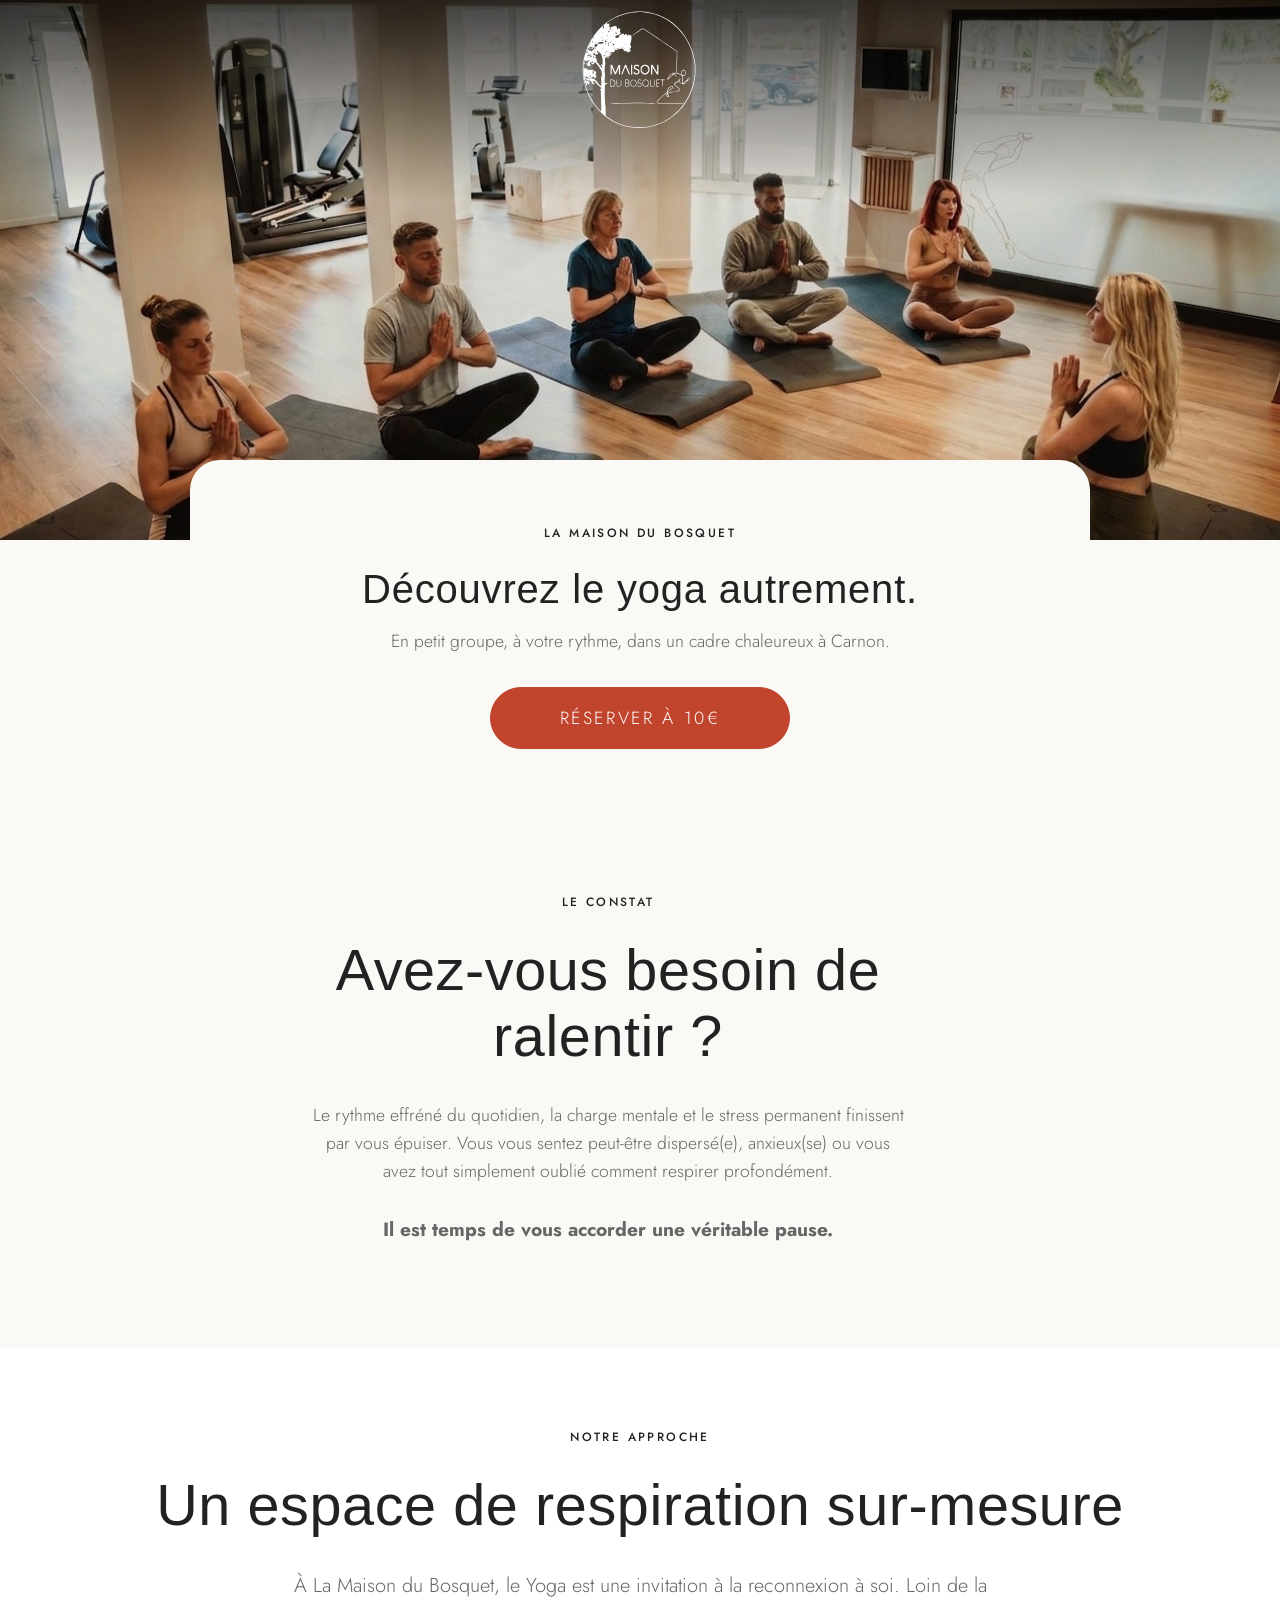
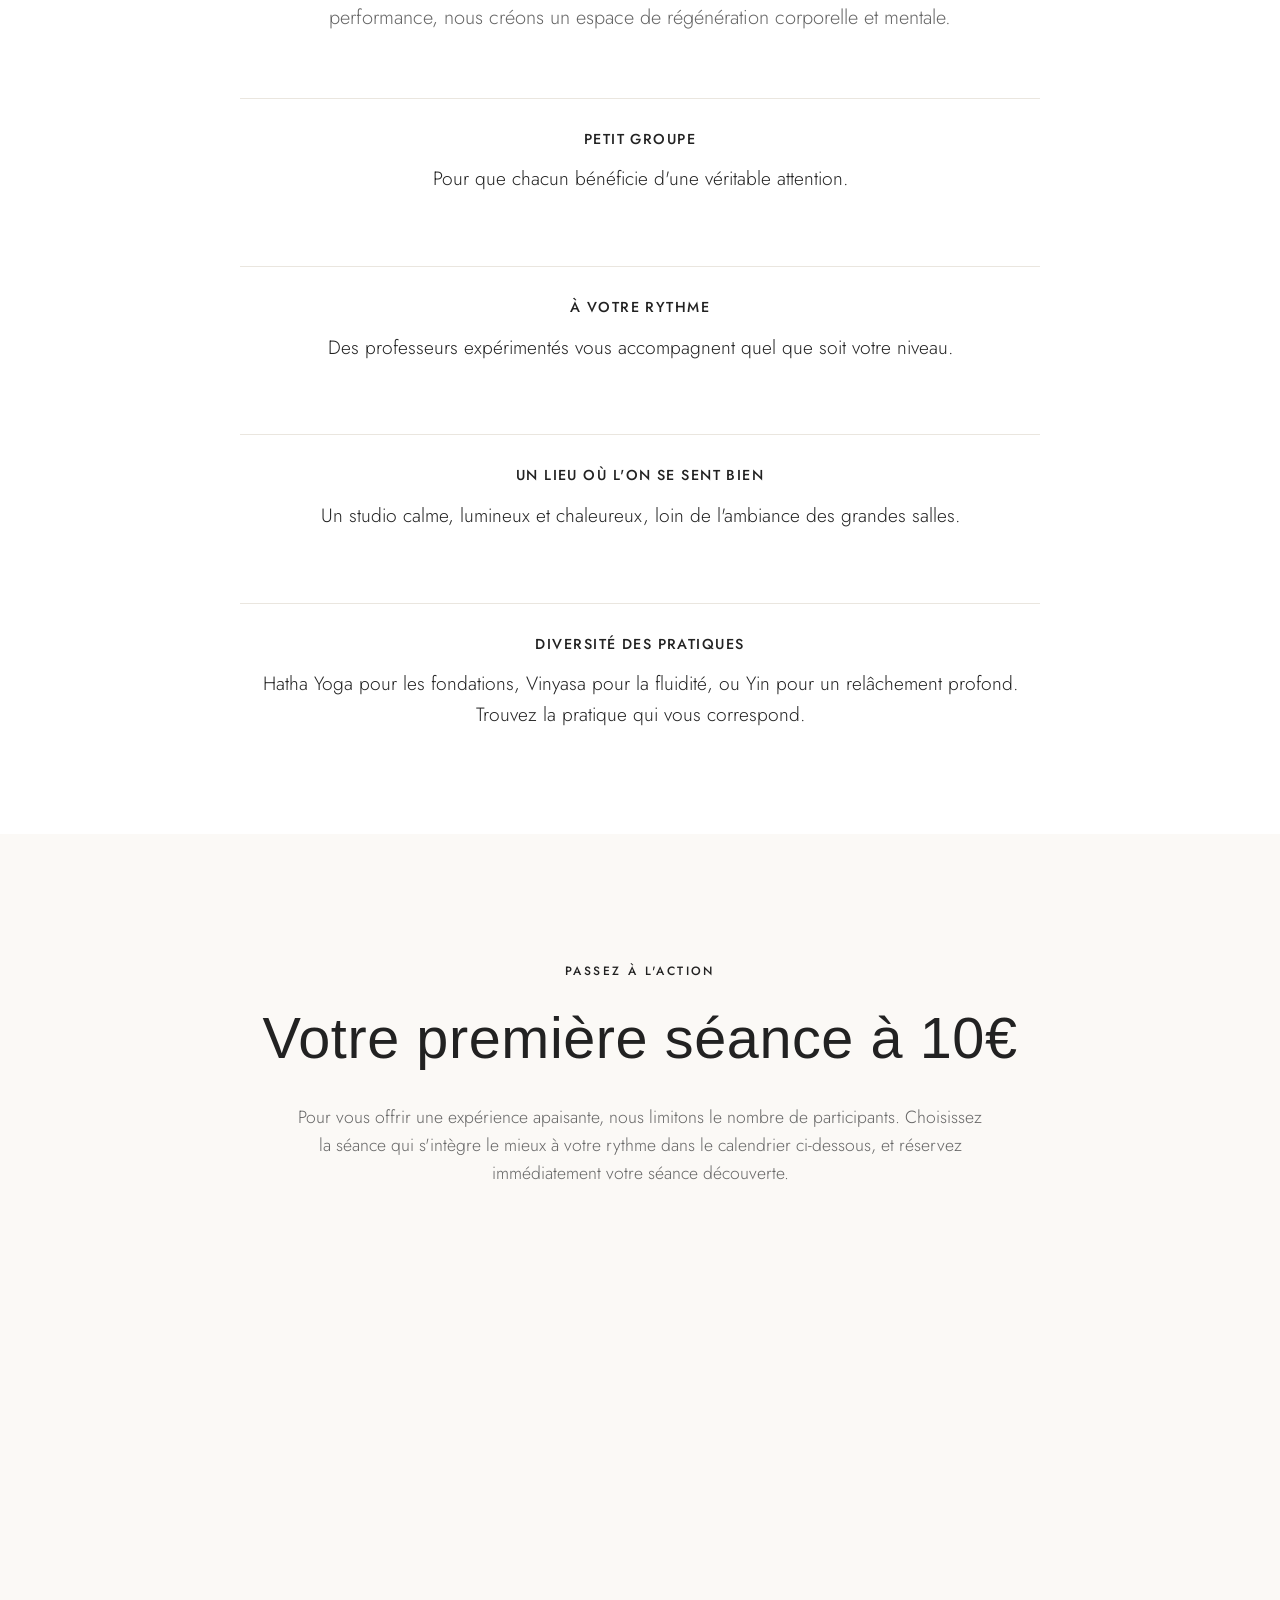
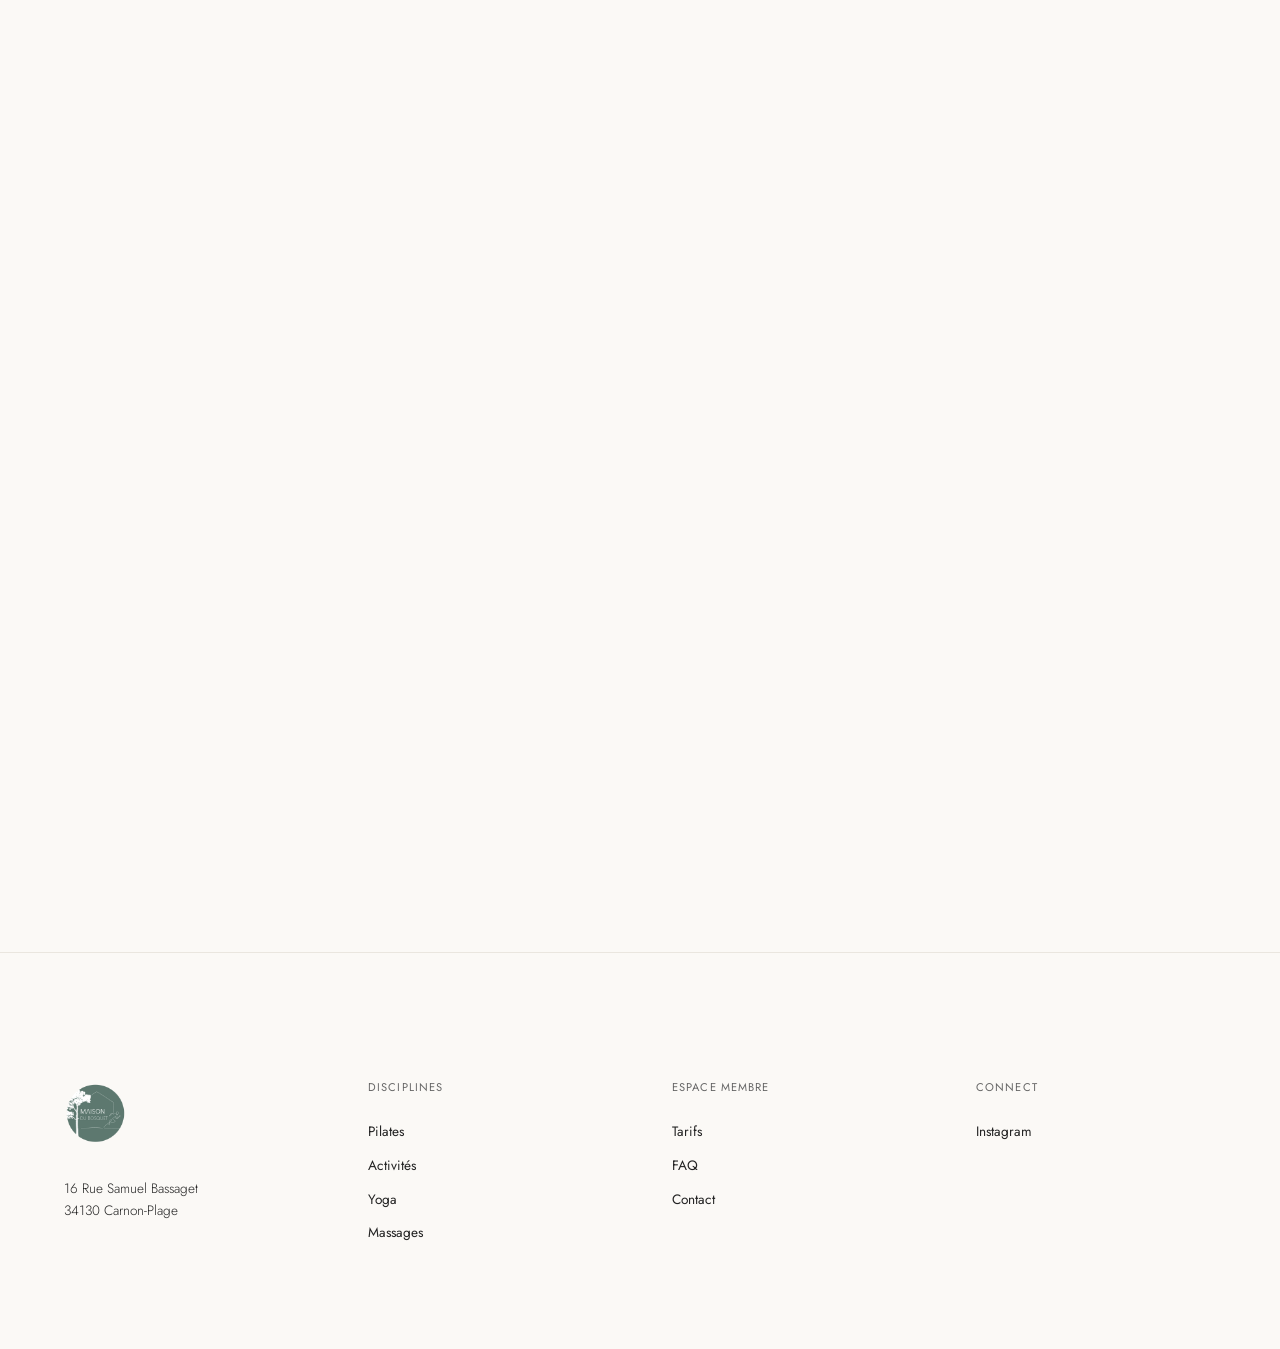
<file: decouverte-yoga.html>
<!DOCTYPE html>
<html lang="fr">
<head>
  <meta charset="UTF-8">
  <link rel="icon" type="image/x-icon" href="favicon.ico">
  <link rel="icon" type="image/png" sizes="32x32" href="favicon-32x32.png">
  <link rel="icon" type="image/png" sizes="16x16" href="favicon-16x16.png">
  <link rel="apple-touch-icon" sizes="180x180" href="apple-touch-icon.png">
  <meta name="viewport" content="width=device-width, initial-scale=1.0">
  <title>Je découvre le Yoga à Carnon | La Maison du Bosquet</title>
  <meta name="description" content="Découvrez notre approche du Yoga à La Maison du Bosquet lors d'une séance d'essai.">
  
  <link rel="stylesheet" href="style.css">
    <!-- Google tag (gtag.js) -->
    <script async src="https://www.googletagmanager.com/gtag/js?id=G-E7MQ6MC1MP"></script>
    <script>
      window.dataLayer = window.dataLayer || [];
      function gtag(){dataLayer.push(arguments);}
      gtag('js', new Date());

      gtag('config', 'G-E7MQ6MC1MP');
    </script>
    <style id="mobile-optimizations">
      /* Mobile First Landing Page Optimizations */
      @media (max-width: 768px) {
        .hero-image-wrapper { height: 40vh !important; }
        .hero-container { padding: 2rem 1rem !important; margin-top: -3rem !important; }
        .section-interest { padding: 3rem 1rem !important; }
        .section-desire { padding: 3rem 1rem !important; }
        .section-action { padding: 4rem 1rem 2rem !important; }
        
        /* Sticky Mobile CTA */
        .mobile-sticky-cta {
          position: fixed;
          bottom: 25px; /* Plus haut pour éviter la barre d'accueil iPhone */
          left: 50%;
          transform: translateX(-50%) translateY(20px); /* Légèrement plus bas */
          opacity: 0;
          pointer-events: none;
          transition: all 0.3s ease-in-out;
          width: 90%;
          z-index: 1000;
          box-shadow: 0 10px 30px rgba(0,0,0,0.3);
          font-weight: 600;
          font-size: 0.95rem; /* Réduit pour tenir sur une ligne */
          background: var(--color-accent) !important;
          color: white !important;
          border-radius: 50px;
          display: flex !important;
          align-items: center;
          justify-content: center;
          text-align: center;
          padding: 1rem 0.5rem;
          white-space: nowrap; /* Empêche le passage à la ligne */
        }
        .mobile-sticky-cta.show-sticky-cta {
          transform: translateX(-50%) translateY(0) !important;
          opacity: 1 !important;
          pointer-events: auto !important;
        }
        
        /* Masquer le CTA sticky si on est en bas pour ne pas cacher le widget ? Optionnel */
      }
      @media (min-width: 769px) {
        .mobile-sticky-cta { display: none !important; }
        .hero-container { padding: 4rem 2rem; margin-top: -5rem; }
        .section-interest { padding: 5rem 0; }
        .section-desire { padding: 5rem 0; }
        .section-action { padding: 8rem 0; }
      }
    </style>
</head>
<body>

  <!-- HEADER (Landing page mode: no nav) -->
  <header class="site-header">
    <div class="container" style="display: flex; justify-content: center; align-items: center; width: 100%;">
      <div class="logo">
        <a href="index.html">
          <img src="Branding/MaisonDuBosquet_logo_vectorise_blanc.svg" alt="La Maison du Bosquet">
        </a>
      </div>
    </div>
  </header>

  <!-- [A] ATTENTION : HERO SECTION -->
  <section style="padding: 0;">
    <div class="hero-image-wrapper" style="height: 60vh; width: 100%; overflow: hidden;">
      <img src="Photos/YOGA/Yoga10.png" alt="Pratique du Yoga" style="width: 100%; height: 100%; object-fit: cover; object-position: center 60%;">
    </div>
    
    <div class="container text-center hero-container reveal" style="position: relative; z-index: 2; background: var(--color-bg); max-width: 900px; border-radius: 30px;">
      <span class="sur-titre">La Maison du Bosquet</span>
      <h1 style="font-size: 2.5rem; line-height: 1.1; margin-bottom: 1rem;">Découvrez le yoga autrement.</h1>
      <p style="margin: 0 auto 2rem; font-size: 1.1rem; max-width: 700px;">En petit groupe, à votre rythme, dans un cadre chaleureux à Carnon.</p>
      <a href="#planning-essai" class="btn btn-primary" style="width: 100%; max-width: 300px;">RÉSERVER À 10€</a>
    </div>
  </section>

  <!-- [I] INTEREST (Problem/Agitation) -->
  <section class="container reveal section-interest">
    <div class="editorial-content text-center" style="max-width: 800px; margin: 0 auto;">
      <span class="sur-titre">Le Constat</span>
      <h2>Avez-vous besoin de ralentir ?</h2>
      <p style="margin-top: 1.5rem; font-size: 1.1rem;">Le rythme effréné du quotidien, la charge mentale et le stress permanent finissent par vous épuiser. Vous vous sentez peut-être dispersé(e), anxieux(se) ou vous avez tout simplement oublié comment respirer profondément. <br><br><strong style="font-size: 1.2rem; color: var(--color-primary);">Il est temps de vous accorder une véritable pause.</strong></p>
    </div>
  </section>

  <!-- [D] DESIRE (Solution/Benefits) -->
  <section style="background: var(--color-white);" class="reveal section-desire">
    <div class="container text-center">
      <span class="sur-titre">Notre Approche</span>
      <h2>Un espace de respiration sur-mesure</h2>
      <p style="margin: 2rem auto 4rem; max-width: 700px;">À La Maison du Bosquet, le Yoga est une invitation à la reconnexion à soi. Loin de la performance, nous créons un espace de régénération corporelle et mentale.</p>
      
      <div class="clean-list" style="margin-top: 0;">
        <div class="clean-list-item">
          <h3>Petit groupe</h3>
          <p>Pour que chacun bénéficie d'une véritable attention.</p>
        </div>
        <div class="clean-list-item">
          <h3>À votre rythme</h3>
          <p>Des professeurs expérimentés vous accompagnent quel que soit votre niveau.</p>
        </div>
        <div class="clean-list-item">
          <h3>Un lieu où l'on se sent bien</h3>
          <p>Un studio calme, lumineux et chaleureux, loin de l'ambiance des grandes salles.</p>
        </div>
        <div class="clean-list-item">
          <h3>Diversité des pratiques</h3>
          <p>Hatha Yoga pour les fondations, Vinyasa pour la fluidité, ou Yin pour un relâchement profond. Trouvez la pratique qui vous correspond.</p>
        </div>
      </div>
    </div>
  </section>

  <!-- [A] ACTION (Call to Action / Widget) -->
  <section class="container reveal section-action">
    <div class="text-center mb-4">
      <span class="sur-titre">Passez à l'action</span>
      <h2>Votre première séance à 10€</h2>
      <p style="margin: 1rem auto 2rem; max-width: 700px; font-size: 1.1rem;">Pour vous offrir une expérience apaisante, nous limitons le nombre de participants. Choisissez la séance qui s'intègre le mieux à votre rythme dans le calendrier ci-dessous, et réservez immédiatement votre séance découverte.</p>
    </div>
  </section>
  
  <!-- BOUTON STICKY MOBILE -->
  <a href="#planning-essai" class="btn btn-primary mobile-sticky-cta">Réserver ma séance à 10€</a>

  <!-- WIDGET PLANNING ESSAI -->
  <style>
    /* Sur desktop, on donne plus de place au widget pour forcer le passage en mode carte */
    @media (min-width: 1000px) {
      #planning-essai.container {
        max-width: 100%;
        padding-left: 2vw;
        padding-right: 2vw;
      }
    }
    @media (max-width: 768px) {
      /* Réduit le padding sur mobile pour que le widget Bsport ait la place de s'afficher sans être coupé */
      #planning-essai.container {
        padding-left: 10px;
        padding-right: 10px;
      }
    }

    /* === HACK BSPORT WIDGET === */
    /* Cacher les filtres en forçant via .cleanslate */
    #planning-essai .cleanslate .bs-marketplace-filters__list {
        display: none !important;
    }
    
    /* Cacher les jours vides (qui n'ont pas de petits points) */
    #planning-essai .cleanslate button.bs-week__header__date--is-abled:has(.bs-week__header__date__dots:empty) {
        display: none !important;
    }
    /* ========================== */
  </style>
  <section id="planning-essai" class="container" style="margin-bottom: 5rem; min-height: 125vh;">
    <!-- WIDGET PLANNING ESSAI -->
    <script id="insert-bsport-widget-cdn">!function (b, s, p, o, r, t) { typeof window.BsportWidget === "undefined" && !document.getElementById("bsport-widget-cdn") && !function () { m = b.createElement(s), m.id = "bsport-widget-cdn", m.src = p, b.getElementsByTagName("head")[0].appendChild(m) }() }(document, "script", "https://cdn.bsport.io/scripts/widget.js")</script>
    <script id="bsport-widget-mount">
        function MountBsportWidget(config, repeat=1) {
            if (repeat > 50) { return }
            if (!window.BsportWidget || !document.getElementById(config.parentElement)) {
                return setTimeout(() => {
                    MountBsportWidget(config,repeat+1)
                }, 100 * repeat || 1)
            }
            BsportWidget.mount(config)
        }
    </script>
    <script>
        MountBsportWidget({
    "parentElement": "bsport-widget-yoga-essai",
    "companyId": 2561,
    "franchiseId": null,
    "dialogMode": 2,
    "widgetType": "calendar",
    "showFab": false,
    "fullScreenPopup": true,
    "config": {
        "calendar": {
            "cardMode": null,
            "todayOnly": false,
            "metaActivities": [ 182567, 182570, 202113, 245144, 225581 ],
            "establishments": [9788, 9787, 9790],
            "groupSessionByPeriod": false
        }
    }
})
    </script>
    <div id="bsport-widget-yoga-essai"></div>
    <!-- FIN WIDGET -->
  </section>

  <!-- FOOTER -->
  <footer class="site-footer">
    <div class="container">
      <div class="footer-grid">
        <div>
          <img src="Branding/LogoVert.png" alt="Logo" style="height: 65px; margin-bottom: 2rem;">
          <p>16 Rue Samuel Bassaget<br>34130 Carnon-Plage</p>
        </div>
        <div>
          <h4>Disciplines</h4>
          <ul>
            <li style="margin-bottom: 0.5rem;"><a href="pilates.html">Pilates</a></li>
            <li style="margin-bottom: 0.5rem;"><a href="training-apa.html">Activités</a></li>
            <li style="margin-bottom: 0.5rem;"><a href="yoga.html">Yoga</a></li>
            <li style="margin-bottom: 0.5rem;"><a href="massages.html">Massages</a></li>
          </ul>
        </div>
        <div>
          <h4>Espace Membre</h4>
          <ul>
            <li style="margin-bottom: 0.5rem;"><a href="tarifs.html">Tarifs</a></li>
            <li style="margin-bottom: 0.5rem;"><a href="faq.html">FAQ</a></li>
            <li style="margin-bottom: 0.5rem;"><a href="contact.html">Contact</a></li>
          </ul>
        </div>
        <div>
          <h4>Connect</h4>
          <ul>
            <li><a href="https://www.instagram.com/maisondubosquet/" target="_blank">Instagram</a></li>
          </ul>
        </div>
      </div>
    </div>
  </footer>

  <script>
    const observer = new IntersectionObserver((entries) => {
      entries.forEach(entry => {
        if (entry.isIntersecting) entry.target.classList.add('visible');
      });
    }, { threshold: 0.15 });

    document.querySelectorAll('.reveal').forEach(el => observer.observe(el));

    window.addEventListener('scroll', () => {
      const header = document.querySelector('.site-header');
      if(window.scrollY > 50) {
        header.classList.add('scrolled');
      } else {
        header.classList.remove('scrolled');
      }
    });

    const burger = document.querySelector('.burger-btn');
    const menu = document.querySelector('.mobile-menu');
    if (burger && menu) {
      burger.addEventListener('click', () => {
        menu.classList.toggle('open');
        document.querySelector('.site-header').classList.toggle('menu-open');
        const lines = burger.querySelectorAll('.burger-line');
        if (menu.classList.contains('open')) {
          lines[0].style.transform = 'rotate(45deg) translate(5px, 5px)';
          lines[2].style.transform = 'rotate(-45deg) translate(2px, -2px)';
        } else {
          lines[0].style.transform = 'none';
          lines[2].style.transform = 'none';
        }
      });
    }
  
    // Parallax and global reveal
    document.querySelectorAll("section:not(.reveal)").forEach(el => {
      el.classList.add("reveal");
      observer.observe(el);
    });

    // Sticky CTA logic
    document.addEventListener('scroll', function() {
      var stickyCta = document.querySelector('.mobile-sticky-cta');
      if (stickyCta) {
        if (window.scrollY > window.innerHeight * 0.7) {
          stickyCta.classList.add('show-sticky-cta');
        } else {
          stickyCta.classList.remove('show-sticky-cta');
        }
      }
    });
  </script>
  <script src="bsport-hack.js"></script>
</body>
</html>
</file>
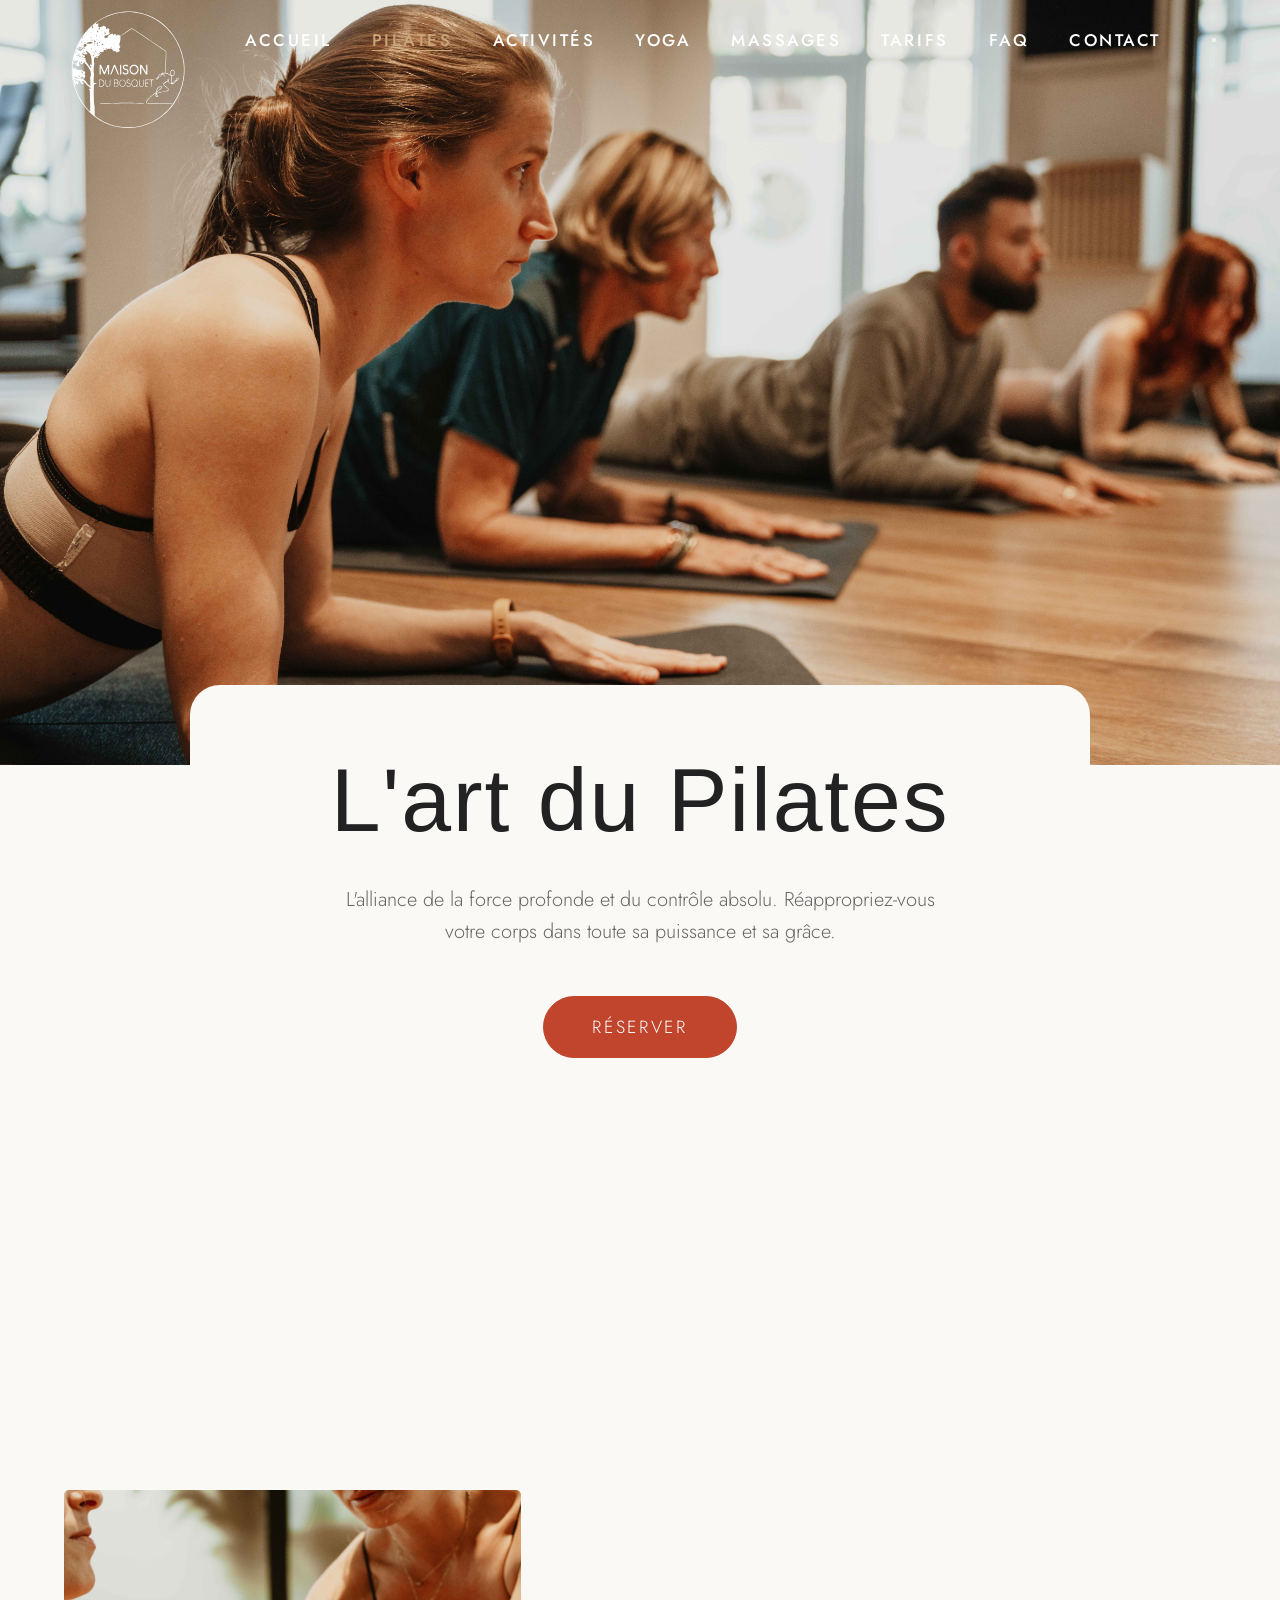
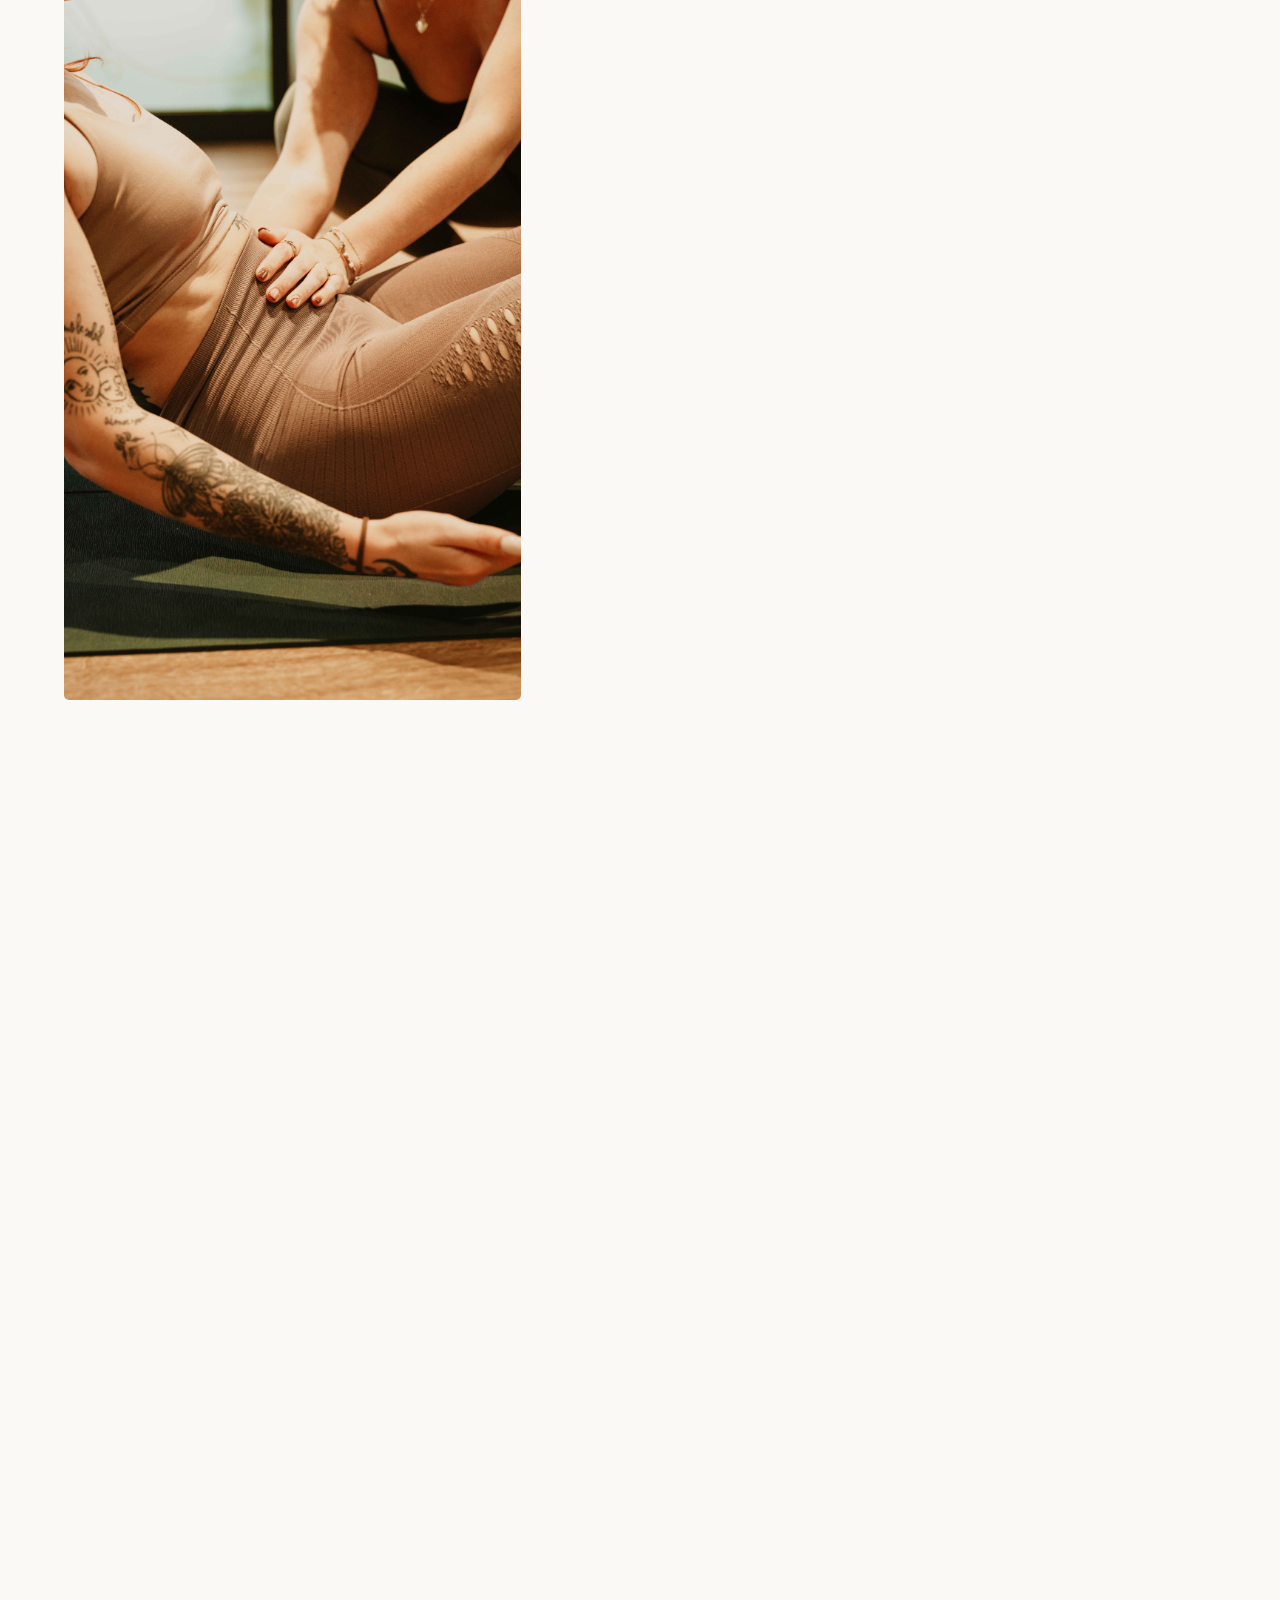
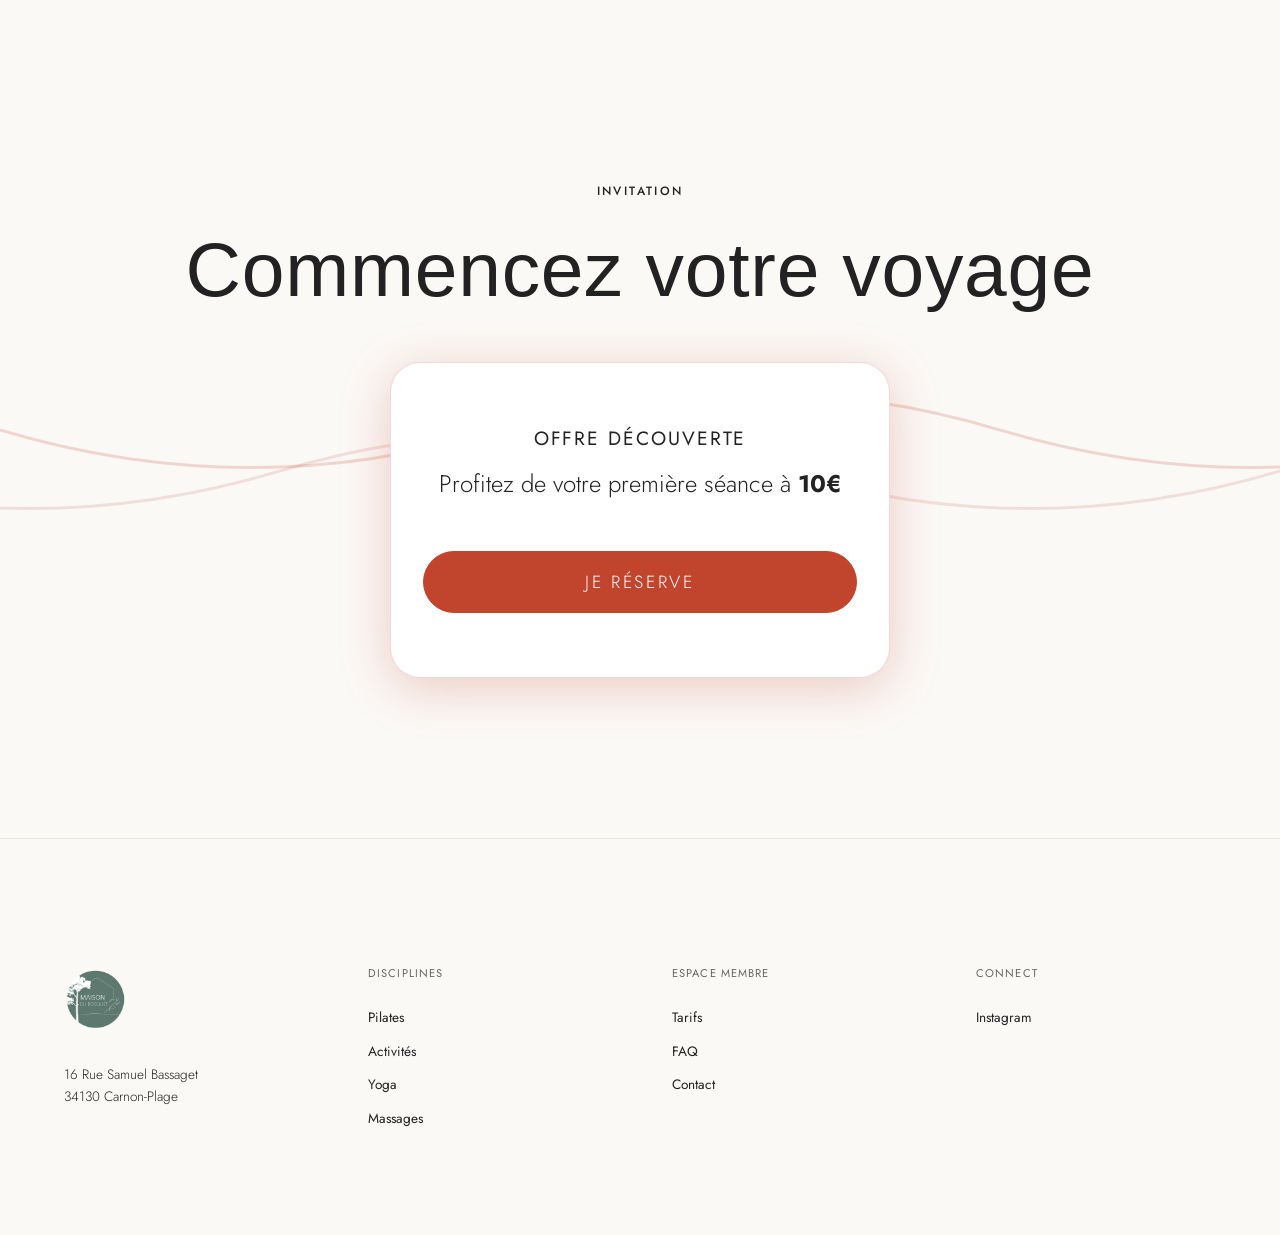
<file: pilates.html>
<!DOCTYPE html>
<html lang="fr">
<head>
  <meta charset="UTF-8">
  <link rel="icon" type="image/x-icon" href="favicon.ico">
  <link rel="icon" type="image/png" sizes="32x32" href="favicon-32x32.png">
  <link rel="icon" type="image/png" sizes="16x16" href="favicon-16x16.png">
  <link rel="apple-touch-icon" sizes="180x180" href="apple-touch-icon.png">
  <meta name="viewport" content="width=device-width, initial-scale=1.0">
  <title>Pilates | La Maison du Bosquet</title>
  <meta name="description" content="Découvrez notre approche du Pilates à La Maison du Bosquet.">
  
  <link rel="stylesheet" href="style.css">
    <!-- Google tag (gtag.js) -->
    <script async src="https://www.googletagmanager.com/gtag/js?id=G-E7MQ6MC1MP"></script>
    <script>
      window.dataLayer = window.dataLayer || [];
      function gtag(){dataLayer.push(arguments);}
      gtag('js', new Date());

      gtag('config', 'G-E7MQ6MC1MP');
    </script>
</head>
<body>

  <!-- HEADER -->
  <header class="site-header">
    <div class="container" style="display: flex; justify-content: space-between; align-items: center; width: 100%;">
      <div class="logo">
        <a href="index.html">
          <img src="Branding/MaisonDuBosquet_logo_vectorise_blanc.svg" alt="La Maison du Bosquet">
        </a>
      </div>
      
      <nav class="main-nav">
        <ul>
          <li><a href="index.html">Accueil</a></li>
          <li><a href="pilates.html" class="active">Pilates</a></li>
          <li><a href="training-apa.html">Activités</a></li>
          <li><a href="yoga.html">Yoga</a></li>
          <li><a href="massages.html">Massages</a></li>
          <li><a href="tarifs.html">Tarifs</a></li>
          <li><a href="faq.html">FAQ</a></li>
          <li><a href="contact.html">Contact</a></li>
        </ul>
      </nav>
      
      <button class="burger-btn" aria-label="Menu" aria-expanded="false">
        <div class="burger-line"></div>
        <div class="burger-line"></div>
        <div class="burger-line"></div>
      </button>
    </div>
  </header>

  <!-- MOBILE MENU -->
  <nav class="mobile-menu">
    <a href="index.html">Accueil</a>
    <a href="pilates.html" class="active">Pilates</a>
    <a href="training-apa.html">Activités</a>
    <a href="yoga.html">Yoga</a>
    <a href="massages.html">Massages</a>
    <a href="tarifs.html">Tarifs</a>
    <a href="faq.html">FAQ</a>
    <a href="contact.html">Contact</a>
    
  </nav>

  <!-- HERO (Full bleed) -->
  <section class="page-header-section">
    <div class="page-header-wrapper">
      <img src="Photos/PILATES/Pilates04.jpg" alt="Séance de Pilates" style="object-position: center 30%;">
    </div>
    
    <div class="container text-center reveal page-header-card">
      <h1>L'art du Pilates</h1>
      <p class="page-header-text">L'alliance de la force profonde et du contrôle absolu. Réappropriez-vous votre corps dans toute sa puissance et sa grâce.</p>
      <a href="#offre-decouverte" class="btn btn-primary">RÉSERVER</a>
    </div>
  </section>

  <!-- EDITORIAL SPLIT -->
  <section class="editorial-split container">
    <div class="editorial-img reveal">
      <img src="Photos/PILATES/Pilates03.jpg" alt="Fanny Dernis">
    </div>
    <div class="editorial-content reveal">
      <span class="sur-titre">L'Enseignement</span>
      <h2>Une méthode pour tous les corps</h2>
      <p>Que vous soyez sportif cherchant à prévenir les blessures, ou que vous souhaitiez reprendre une activité physique en douceur pour soulager votre dos, le Pilates s'adapte à vous.</p>
    </div>
  </section>

  <!-- CLEAN LIST: BENEFICES -->
  <section class="container reveal">
    <div class="text-center mb-4">
      <span class="sur-titre">Bénéfices</span>
      <h2>Transformation profonde</h2>
    </div>
    
    <div class="clean-list">
      <div class="clean-list-item">
        <h3>Posture Alignée</h3>
        <p>Réalignez votre corps et corrigez les mauvaises postures en travaillant les muscles stabilisateurs profonds.</p>
      </div>
      <div class="clean-list-item">
        <h3>Soulagement Dorsal</h3>
        <p>Renforcez les muscles de soutien de la colonne pour prévenir et apaiser les douleurs chroniques.</p>
      </div>
      <div class="clean-list-item">
        <h3>Force Interne & Mobilité</h3>
        <p>Gagnez en amplitude articulaire, en grâce de mouvement et en élasticité musculaire globale.</p>
      </div>
    </div>
  </section>

  <!-- WIDGET PLANNING -->
  <section id="planning" class="container" style="margin-top: 3rem; min-height: 125vh;">
    <div class="text-center mb-4">
      <span class="sur-titre">Horaires</span>
      <h2>Planning Pilates</h2>
    </div>
    
    <style>
      /* Sur desktop, on donne plus de place au widget pour forcer le passage en mode carte */
      @media (min-width: 1000px) {
        #planning.container {
          max-width: 100%;
          padding-left: 2vw;
          padding-right: 2vw;
        }
      }
      @media (max-width: 768px) {
        /* Réduit le padding sur mobile pour que le widget Bsport ait la place de s'afficher sans être coupé */
        #planning.container {
          padding-left: 10px;
          padding-right: 10px;
        }
      }
      
      /* === HACK BSPORT WIDGET === */
      /* Cacher les filtres en forçant via .cleanslate */
      #planning .cleanslate .bs-marketplace-filters__list {
          display: none !important;
      }
      /* ========================== */
    </style>
    
    <script id="insert-bsport-widget-cdn">!function (b, s, p, o, r, t) { typeof window.BsportWidget === "undefined" && !document.getElementById("bsport-widget-cdn") && !function () { m = b.createElement(s), m.id = "bsport-widget-cdn", m.src = p, b.getElementsByTagName("head")[0].appendChild(m) }() }(document, "script", "https://cdn.bsport.io/scripts/widget.js")</script>
    <script id="bsport-widget-mount">
        function MountBsportWidget(config, repeat=1) {
            if (repeat > 50) { return }
            if (!window.BsportWidget || !document.getElementById(config.parentElement)) {
                return setTimeout(() => {
                    MountBsportWidget(config,repeat+1)
                }, 100 * repeat || 1)
            }
            BsportWidget.mount(config)
        }
    </script>
    <script>
        MountBsportWidget({
            "parentElement": "bsport-widget-644406",
            "companyId": 2561,
            "franchiseId": null,
            "dialogMode": 2,
            "widgetType": "calendar",
            "showFab": false,
            "fullScreenPopup": true,
            "config": {
                "calendar": {
                    "cardMode": null,
                    "todayOnly": false,
                    "metaActivities": [ 122707 ],
                    "establishments": [ 9788, 9787, 9790 ],
                    "groupSessionByPeriod": false
                }
            }
        });
    </script>
    <div id="bsport-widget-644406"></div>
  </section>

    <!-- CTA BANNER -->
  <section id="offre-decouverte" class="cta-banner reveal" style="z-index: 2;" style="padding-top: 5rem;">
    <span class="sur-titre">Invitation</span>
    <h2>Commencez votre voyage</h2>
    
    <div style="background: var(--color-white); border-radius: 30px; padding: 4rem 2rem; max-width: 500px; margin: 3rem auto 0; border: 1px solid rgba(193, 68, 45, 0.2); box-shadow: 0 10px 50px rgba(193, 68, 45, 0.25);">
      <h3 style="font-family: var(--font-body); font-weight: 400; font-size: 1.2rem; margin-bottom: 1rem; text-transform: uppercase; letter-spacing: 0.1em;">Offre Découverte</h3>
      <p style="font-size: 1.5rem; color: var(--color-text); margin-bottom: 3rem; font-weight: 300;">Profitez de votre première séance à <strong>10€</strong></p>
      <a href="https://backoffice.bsport.io/customer/payment/pass/768179/?membership=2561&amp;force=true" target="_blank" class="btn btn-primary" style="width: 100%;">JE RÉSERVE</a>
    </div>
  </section>

  <!-- FOOTER -->
  <footer class="site-footer">
    <!-- Identique à index.html -->
    <div class="container">
      <div class="footer-grid">
        <div>
          <img src="Branding/LogoVert.png" alt="Logo" style="height: 65px; margin-bottom: 2rem;">
          <p>16 Rue Samuel Bassaget<br>34130 Carnon-Plage</p>
        </div>
        <div>
          <h4>Disciplines</h4>
          <ul>
            <li style="margin-bottom: 0.5rem;"><a href="pilates.html">Pilates</a></li>
            <li style="margin-bottom: 0.5rem;"><a href="training-apa.html">Activités</a></li>
            <li style="margin-bottom: 0.5rem;"><a href="yoga.html">Yoga</a></li>
            <li style="margin-bottom: 0.5rem;"><a href="massages.html">Massages</a></li>
          </ul>
        </div>
        <div>
          <h4>Espace Membre</h4>
          <ul>
            <li style="margin-bottom: 0.5rem;"><a href="tarifs.html">Tarifs</a></li>
            <li style="margin-bottom: 0.5rem;"><a href="faq.html">FAQ</a></li>
            <li style="margin-bottom: 0.5rem;"><a href="contact.html">Contact</a></li>
          </ul>
        </div>
        <div>
          <h4>Connect</h4>
          <ul>
            <li><a href="https://www.instagram.com/maisondubosquet/" target="_blank">Instagram</a></li>
          </ul>
        </div>
      </div>
    </div>
  </footer>

  <script>
    const observer = new IntersectionObserver((entries) => {
      entries.forEach(entry => {
        if (entry.isIntersecting) entry.target.classList.add('visible');
      });
    }, { threshold: 0.15 });

    document.querySelectorAll('.reveal').forEach(el => observer.observe(el));

    window.addEventListener('scroll', () => {
      const header = document.querySelector('.site-header');
      if(window.scrollY > 50) {
        header.classList.add('scrolled');
      } else {
        header.classList.remove('scrolled');
      }
    });

    const burger = document.querySelector('.burger-btn');
    const menu = document.querySelector('.mobile-menu');
    burger.addEventListener('click', () => {
      menu.classList.toggle('open');
      document.querySelector('.site-header').classList.toggle('menu-open');
      const lines = burger.querySelectorAll('.burger-line');
      if (menu.classList.contains('open')) {
        lines[0].style.transform = 'rotate(45deg) translate(5px, 5px)';
        lines[2].style.transform = 'rotate(-45deg) translate(2px, -2px)';
      } else {
        lines[0].style.transform = 'none';
        lines[2].style.transform = 'none';
      }
    });
  
    // Parallax and global reveal
    document.querySelectorAll("section:not(.reveal)").forEach(el => {
      el.classList.add("reveal");
      observer.observe(el);
    });


  </script>
  <script src="bsport-hack.js"></script>
</body>
</html>
</file>
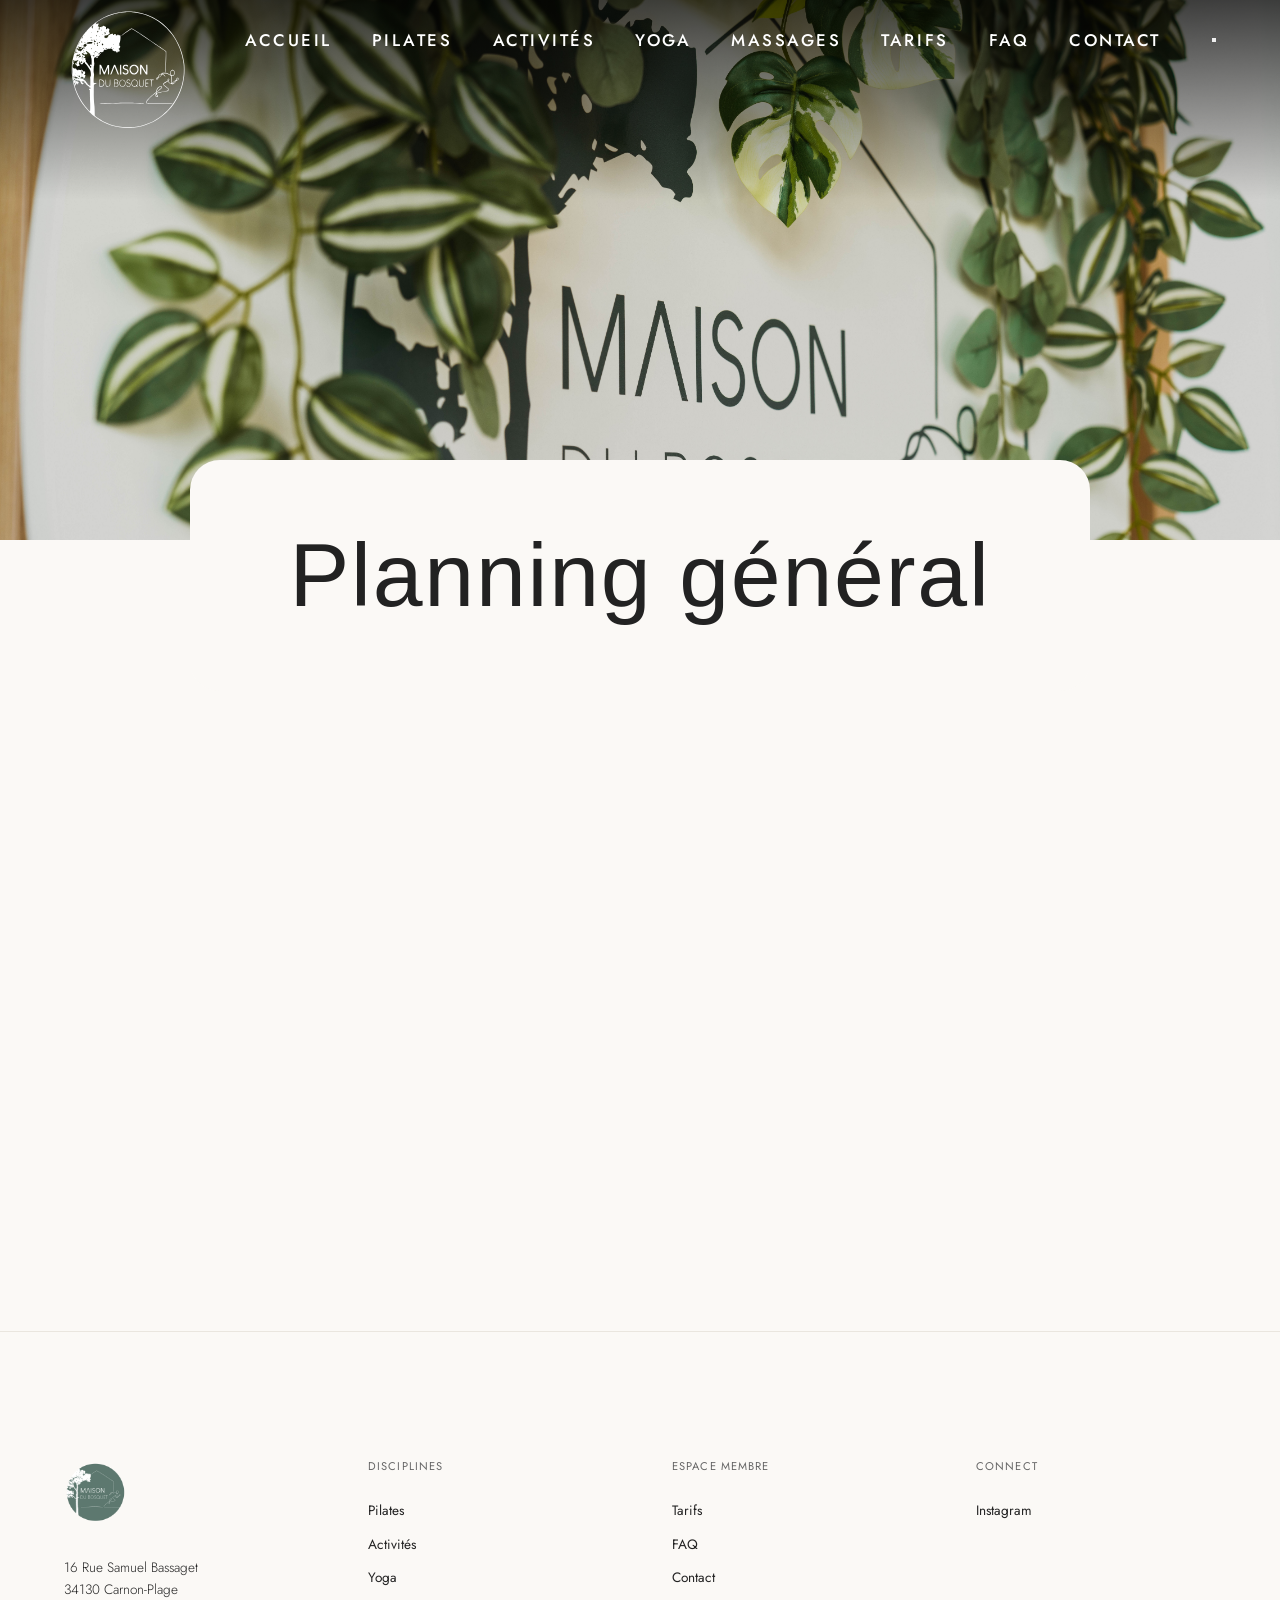
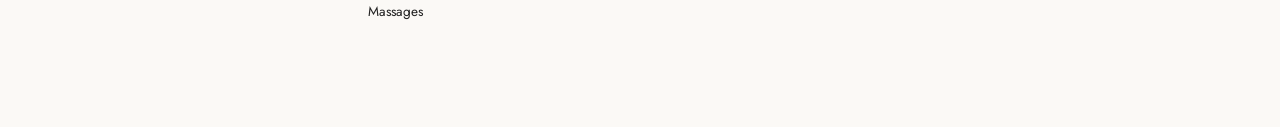
<file: planning-general.html>
<!DOCTYPE html>
<html lang="fr">
<head>
  <meta charset="UTF-8">
  <link rel="icon" type="image/x-icon" href="favicon.ico">
  <link rel="icon" type="image/png" sizes="32x32" href="favicon-32x32.png">
  <link rel="icon" type="image/png" sizes="16x16" href="favicon-16x16.png">
  <link rel="apple-touch-icon" sizes="180x180" href="apple-touch-icon.png">
  <meta name="viewport" content="width=device-width, initial-scale=1.0">
  <title>Planning général | La Maison du Bosquet</title>
  <meta name="description" content="Découvrez le planning général de La Maison du Bosquet.">
  
  <link rel="stylesheet" href="style.css">
    <!-- Google tag (gtag.js) -->
    <script async src="https://www.googletagmanager.com/gtag/js?id=G-E7MQ6MC1MP"></script>
    <script>
      window.dataLayer = window.dataLayer || [];
      function gtag(){dataLayer.push(arguments);}
      gtag('js', new Date());

      gtag('config', 'G-E7MQ6MC1MP');
    </script>
</head>
<body>

  <!-- HEADER -->
  <header class="site-header">
    <div class="container" style="display: flex; justify-content: space-between; align-items: center; width: 100%;">
      <div class="logo">
        <a href="index.html">
          <img src="Branding/MaisonDuBosquet_logo_vectorise_blanc.svg" alt="La Maison du Bosquet">
        </a>
      </div>
      
      <nav class="main-nav">
        <ul>
          <li><a href="index.html">Accueil</a></li>
          <li><a href="pilates.html">Pilates</a></li>
          <li><a href="training-apa.html">Activités</a></li>
          <li><a href="yoga.html">Yoga</a></li>
          <li><a href="massages.html">Massages</a></li>
          <li><a href="tarifs.html">Tarifs</a></li>
          <li><a href="faq.html">FAQ</a></li>
          <li><a href="contact.html">Contact</a></li>
        </ul>
      </nav>
      
      <button class="burger-btn" aria-label="Menu" aria-expanded="false">
        <div class="burger-line"></div>
        <div class="burger-line"></div>
        <div class="burger-line"></div>
      </button>
    </div>
  </header>

  <!-- MOBILE MENU -->
  <nav class="mobile-menu">
    <a href="index.html">Accueil</a>
    <a href="pilates.html">Pilates</a>
    <a href="training-apa.html">Activités</a>
    <a href="yoga.html">Yoga</a>
    <a href="massages.html">Massages</a>
    <a href="tarifs.html">Tarifs</a>
    <a href="faq.html">FAQ</a>
    <a href="contact.html">Contact</a>
  </nav>

  <!-- HERO (Full bleed) -->
  <section style="padding: 0; margin-bottom: 5rem;">
    <div class="hero-image-wrapper" style="height: 60vh; width: 100%; overflow: hidden;">
      <img src="Photos/LIEU/Lieu14.jpg" alt="Planning général" style="width: 100%; height: 100%; object-fit: cover; object-position: center 30%;">
    </div>
    
    <div class="container text-center reveal" style="margin-top: -5rem; position: relative; z-index: 2; background: var(--color-bg); padding: 4rem 2rem; max-width: 900px; border-radius: 30px;">
      <h1>Planning général</h1>
    </div>
  </section>

  <style>
    /* Sur desktop, on donne plus de place au widget pour forcer le passage en mode carte */
    @media (min-width: 1000px) {
      #planning-essai.container {
        max-width: 100%;
        padding-left: 2vw;
        padding-right: 2vw;
      }
    }
    @media (max-width: 768px) {
      /* Réduit le padding sur mobile pour que le widget Bsport ait la place de s'afficher sans être coupé */
      #planning-essai.container {
        padding-left: 10px;
        padding-right: 10px;
      }
    }
  </style>
  <section id="planning-essai" class="container reveal" style="margin-bottom: 5rem;">
    <!-- WIDGET PLANNING ESSAI -->
    <script id="insert-bsport-widget-cdn">!function (b, s, p, o, r, t) { typeof window.BsportWidget === "undefined" && !document.getElementById("bsport-widget-cdn") && !function () { m = b.createElement(s), m.id = "bsport-widget-cdn", m.src = p, b.getElementsByTagName("head")[0].appendChild(m) }() }(document, "script", "https://cdn.bsport.io/scripts/widget.js")</script>
    <script id="bsport-widget-mount">
        function MountBsportWidget(config, repeat=1) {
            if (repeat > 50) { return }
            if (!window.BsportWidget || !document.getElementById(config.parentElement)) {
                return setTimeout(() => {
                    MountBsportWidget(config,repeat+1)
                }, 100 * repeat || 1)
            }
            BsportWidget.mount(config)
        }
    </script>
    <script>
        MountBsportWidget({
            "parentElement": "bsport-widget-918010",
            "companyId": 2561,
            "franchiseId": null,
            "dialogMode": 2,
            "widgetType": "calendar",
            "showFab": false,
            "fullScreenPopup": true,
            "config": {
                "calendar": {
                    "cardMode": null,
                    "todayOnly": false,
                    "metaActivities": [],
                    "establishments": [9788, 9787, 9790],
                    "groupSessionByPeriod": false
                }
            }
        });
    </script>
    <div id="bsport-widget-918010"></div>
    <!-- FIN WIDGET -->
  </section>

  <!-- FOOTER -->
  <footer class="site-footer">
    <div class="container">
      <div class="footer-grid">
        <div>
          <img src="Branding/LogoVert.png" alt="Logo" style="height: 65px; margin-bottom: 2rem;">
          <p>16 Rue Samuel Bassaget<br>34130 Carnon-Plage</p>
        </div>
        <div>
          <h4>Disciplines</h4>
          <ul>
            <li style="margin-bottom: 0.5rem;"><a href="pilates.html">Pilates</a></li>
            <li style="margin-bottom: 0.5rem;"><a href="training-apa.html">Activités</a></li>
            <li style="margin-bottom: 0.5rem;"><a href="yoga.html">Yoga</a></li>
            <li style="margin-bottom: 0.5rem;"><a href="massages.html">Massages</a></li>
          </ul>
        </div>
        <div>
          <h4>Espace Membre</h4>
          <ul>
            <li style="margin-bottom: 0.5rem;"><a href="tarifs.html">Tarifs</a></li>
            <li style="margin-bottom: 0.5rem;"><a href="faq.html">FAQ</a></li>
            <li style="margin-bottom: 0.5rem;"><a href="contact.html">Contact</a></li>
          </ul>
        </div>
        <div>
          <h4>Connect</h4>
          <ul>
            <li><a href="https://www.instagram.com/maisondubosquet/" target="_blank">Instagram</a></li>
          </ul>
        </div>
      </div>
    </div>
  </footer>

  <script>
    const observer = new IntersectionObserver((entries) => {
      entries.forEach(entry => {
        if (entry.isIntersecting) entry.target.classList.add('visible');
      });
    }, { threshold: 0.15 });

    document.querySelectorAll('.reveal').forEach(el => observer.observe(el));

    window.addEventListener('scroll', () => {
      const header = document.querySelector('.site-header');
      if(window.scrollY > 50) {
        header.classList.add('scrolled');
      } else {
        header.classList.remove('scrolled');
      }
    });

    const burger = document.querySelector('.burger-btn');
    const menu = document.querySelector('.mobile-menu');
    burger.addEventListener('click', () => {
      menu.classList.toggle('open');
      document.querySelector('.site-header').classList.toggle('menu-open');
      const lines = burger.querySelectorAll('.burger-line');
      if (menu.classList.contains('open')) {
        lines[0].style.transform = 'rotate(45deg) translate(5px, 5px)';
        lines[2].style.transform = 'rotate(-45deg) translate(2px, -2px)';
      } else {
        lines[0].style.transform = 'none';
        lines[2].style.transform = 'none';
      }
    });
  
    // Parallax and global reveal
    document.querySelectorAll("section:not(.reveal)").forEach(el => {
      el.classList.add("reveal");
      observer.observe(el);
    });
  </script>
  <script src="bsport-hack.js"></script>
</body>
</html>
</file>
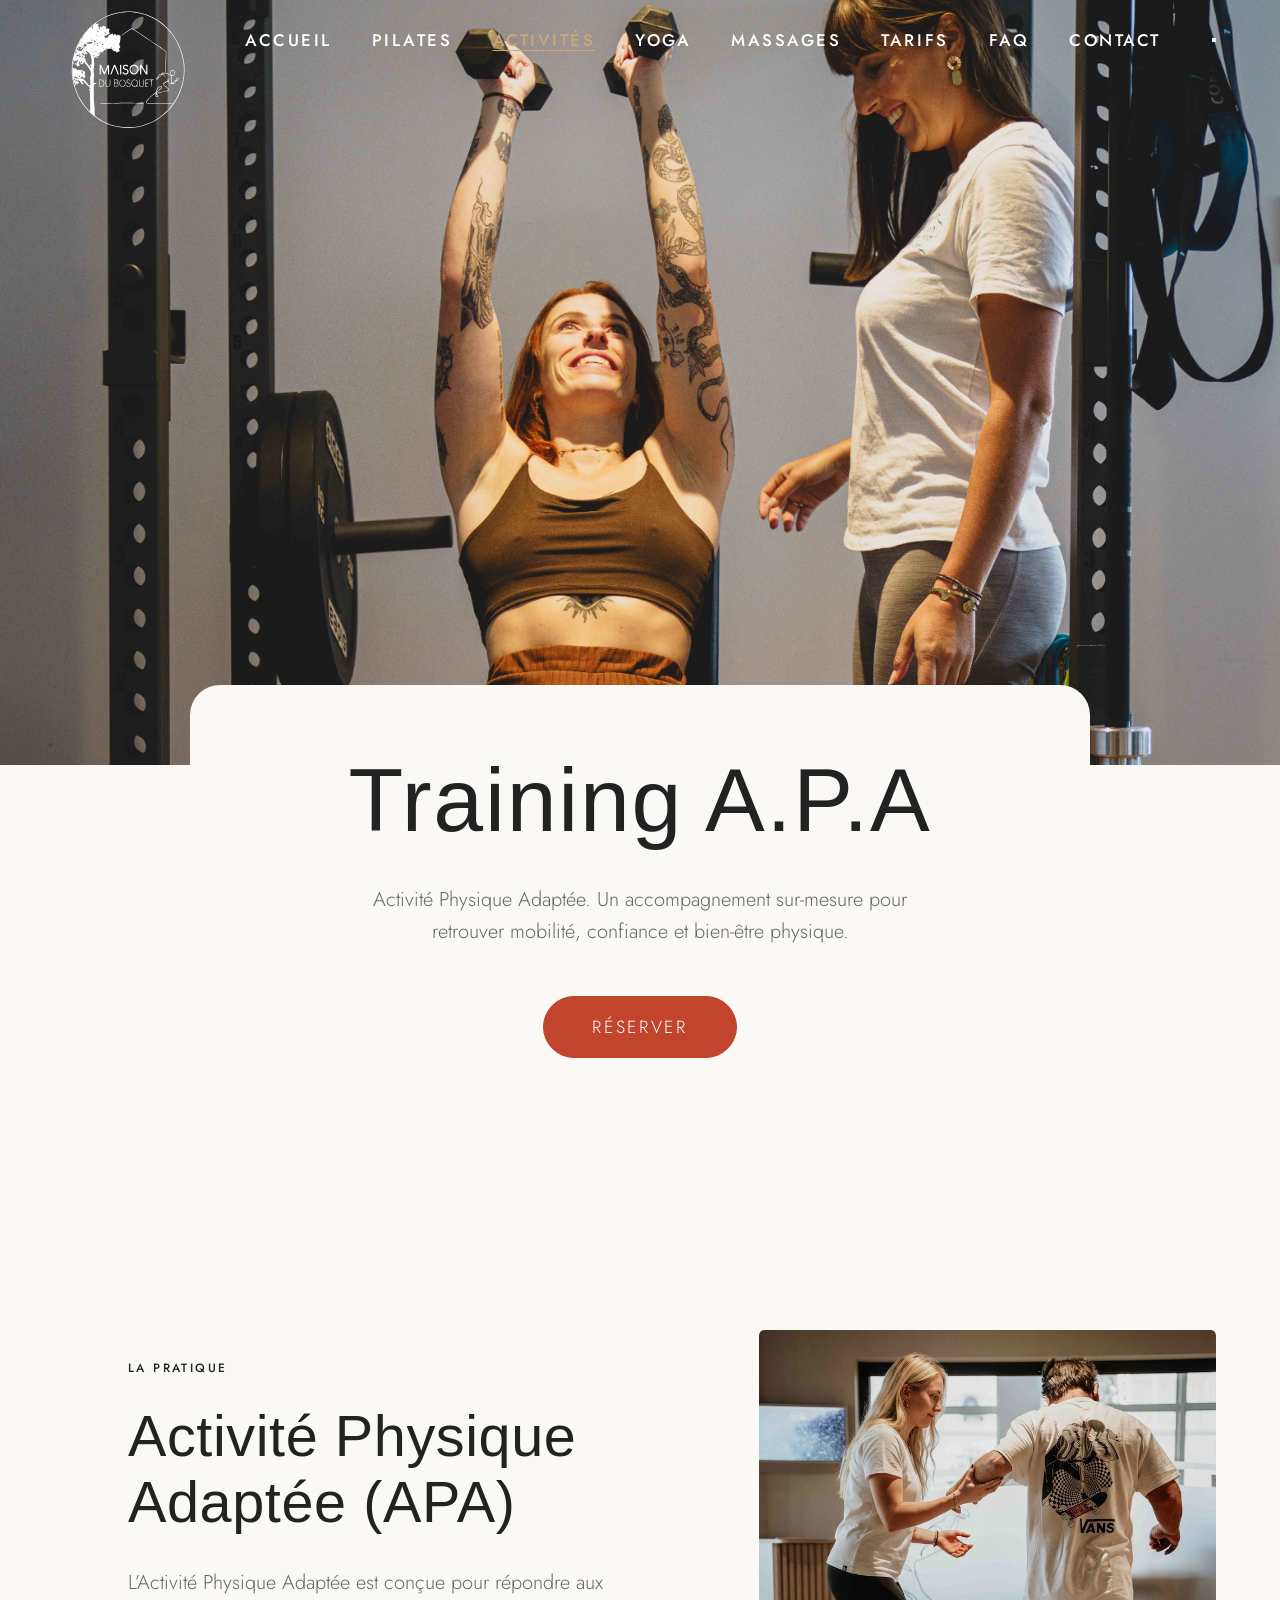
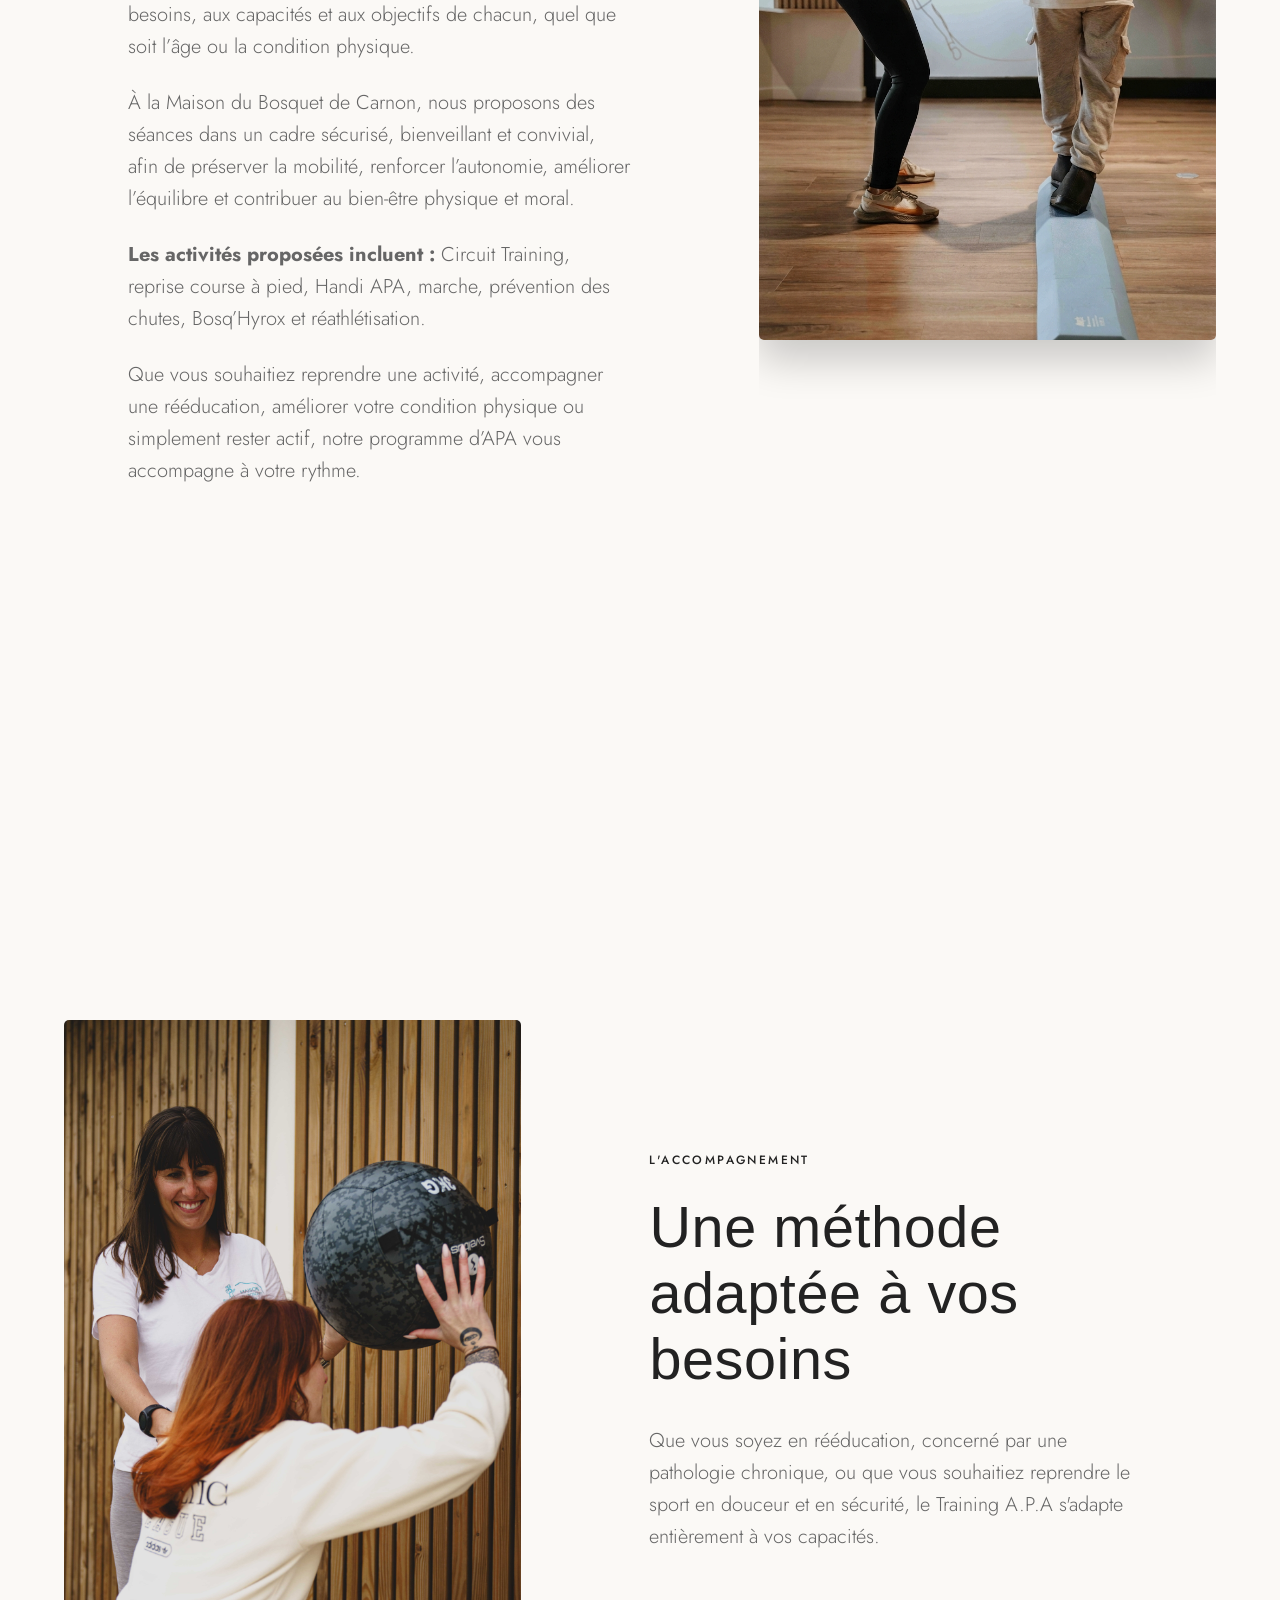
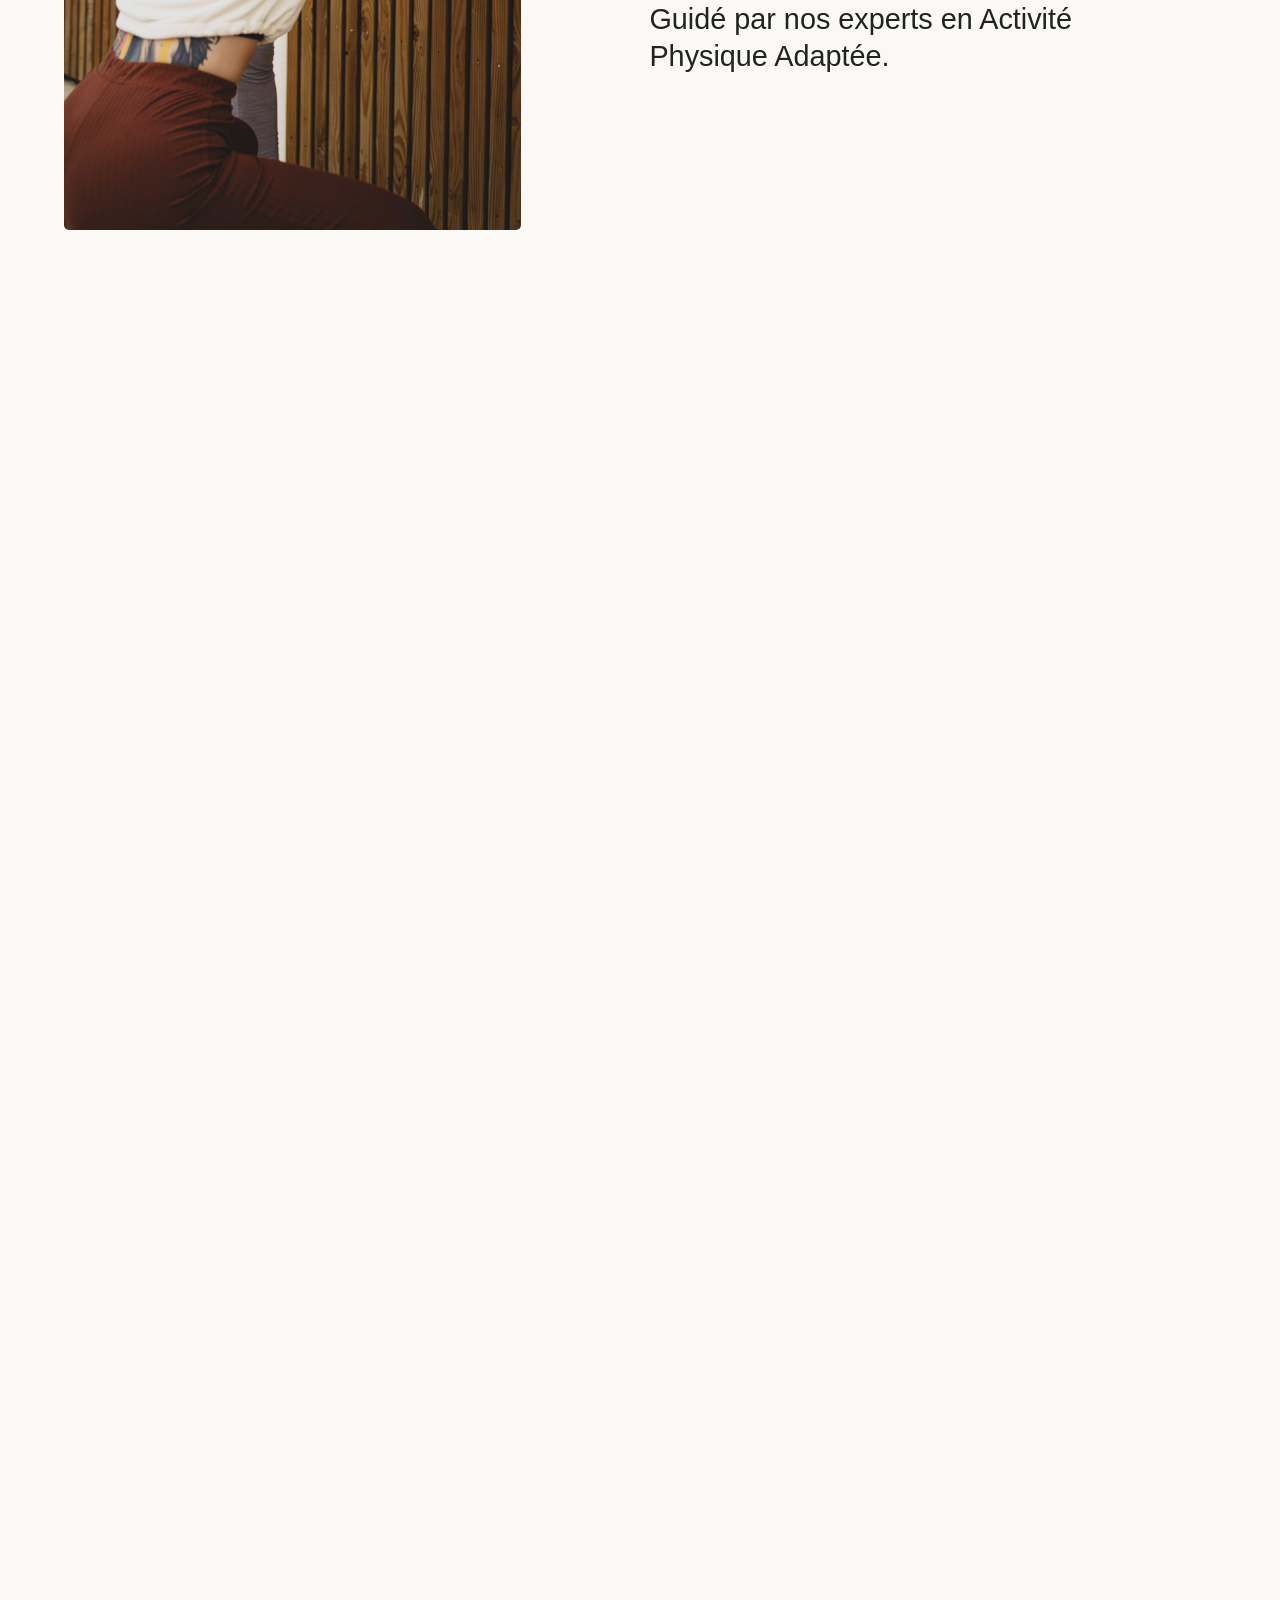
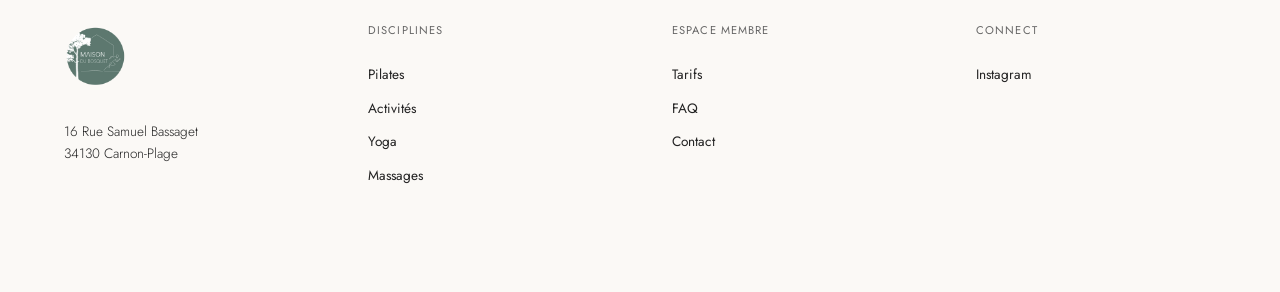
<file: training-apa.html>
<!DOCTYPE html>
<html lang="fr">
<head>
  <meta charset="UTF-8">
  <link rel="icon" type="image/x-icon" href="favicon.ico">
  <link rel="icon" type="image/png" sizes="32x32" href="favicon-32x32.png">
  <link rel="icon" type="image/png" sizes="16x16" href="favicon-16x16.png">
  <link rel="apple-touch-icon" sizes="180x180" href="apple-touch-icon.png">
  <meta name="viewport" content="width=device-width, initial-scale=1.0">
  <title>Training A.P.A | La Maison du Bosquet</title>
  <meta name="description" content="Découvrez notre approche du Training A.P.A à La Maison du Bosquet.">
  
  <link rel="stylesheet" href="style.css">
    <!-- Google tag (gtag.js) -->
    <script async src="https://www.googletagmanager.com/gtag/js?id=G-E7MQ6MC1MP"></script>
    <script>
      window.dataLayer = window.dataLayer || [];
      function gtag(){dataLayer.push(arguments);}
      gtag('js', new Date());

      gtag('config', 'G-E7MQ6MC1MP');
    </script>
</head>
<body>

  <!-- HEADER -->
  <header class="site-header">
    <div class="container" style="display: flex; justify-content: space-between; align-items: center; width: 100%;">
      <div class="logo">
        <a href="index.html">
          <img src="Branding/MaisonDuBosquet_logo_vectorise_blanc.svg" alt="La Maison du Bosquet">
        </a>
      </div>
      
      <nav class="main-nav">
        <ul>
          <li><a href="index.html">Accueil</a></li>
          <li><a href="pilates.html" >Pilates</a></li>
          <li><a href="training-apa.html" class="active">Activités</a></li>
          <li><a href="yoga.html">Yoga</a></li>
          <li><a href="massages.html">Massages</a></li>
          <li><a href="tarifs.html">Tarifs</a></li>
          <li><a href="faq.html">FAQ</a></li>
          <li><a href="contact.html">Contact</a></li>
        </ul>
      </nav>
      
      <button class="burger-btn" aria-label="Menu" aria-expanded="false">
        <div class="burger-line"></div>
        <div class="burger-line"></div>
        <div class="burger-line"></div>
      </button>
    </div>
  </header>

  <!-- MOBILE MENU -->
  <nav class="mobile-menu">
    <a href="index.html">Accueil</a>
    <a href="pilates.html" >Pilates</a>
    <a href="training-apa.html" class="active">Activités</a>
    <a href="yoga.html">Yoga</a>
    <a href="massages.html">Massages</a>
    <a href="tarifs.html">Tarifs</a>
    <a href="faq.html">FAQ</a>
    <a href="contact.html">Contact</a>
    
  </nav>

  <!-- HERO (Full bleed) -->
  <section class="page-header-section">
    <div class="page-header-wrapper">
      <img src="Photos/APA/APA07.jpg" alt="Séance de Training APA" style="object-position: center 30%;">
    </div>
    
    <div class="container text-center reveal page-header-card">
      <h1>Training A.P.A</h1>
      <p class="page-header-text">Activité Physique Adaptée. Un accompagnement sur-mesure pour retrouver mobilité, confiance et bien-être physique.</p>
      <a href="#offre-decouverte" class="btn btn-primary">RÉSERVER</a>
    </div>
  </section>

    <!-- EDITORIAL SPLIT REVERSE: APA CAROUSEL -->
  <section class="editorial-split reverse container" style="padding-top: 5rem;">
    <div class="editorial-img reveal">
      <div class="carousel-apa">
        <!-- NOTE: Photos LIEU 04, LIEU 05 et APA 08 étaient introuvables. Remplacées par des alternatives -->
        <img src="Photos/APA/APA04.png" class="carousel-slide active" alt="APA 04">
        <img src="Photos/LIEU/Lieu03.jpg" class="carousel-slide" alt="Lieu 03">
        <img src="Photos/APA/APA06.jpg" class="carousel-slide" alt="APA 06">
        <img src="Photos/LIEU/lieu02.jpg" class="carousel-slide" alt="Lieu 02">
        <img src="Photos/APA/APA07.jpg" class="carousel-slide" alt="APA 07">
        <img src="Photos/LIEU/LIEU05.jpg" class="carousel-slide" alt="Lieu 05">
      </div>
    </div>
    <div class="editorial-content reveal">
      <span class="sur-titre">La Pratique</span>
      <h2>Activité Physique Adaptée (APA)</h2>
      <p style="margin-bottom: 1.5rem;">L’Activité Physique Adaptée est conçue pour répondre aux besoins, aux capacités et aux objectifs de chacun, quel que soit l’âge ou la condition physique.</p>
      <p style="margin-bottom: 1.5rem;">À la Maison du Bosquet de Carnon, nous proposons des séances dans un cadre sécurisé, bienveillant et convivial, afin de préserver la mobilité, renforcer l’autonomie, améliorer l’équilibre et contribuer au bien-être physique et moral.</p>
      <p style="margin-bottom: 1.5rem;"><strong>Les activités proposées incluent :</strong> Circuit Training, reprise course à pied, Handi APA, marche, prévention des chutes, Bosq’Hyrox et réathlétisation.</p>
      <p>Que vous souhaitiez reprendre une activité, accompagner une rééducation, améliorer votre condition physique ou simplement rester actif, notre programme d’APA vous accompagne à votre rythme.</p>
    </div>
  </section>

  <!-- EDITORIAL SPLIT -->
  <section class="editorial-split container">
    <div class="editorial-img reveal">
      <img src="Photos/APA/APA05.jpg" alt="Fanny Dernis">
    </div>
    <div class="editorial-content reveal">
      <span class="sur-titre">L'Accompagnement</span>
      <h2>Une méthode adaptée à vos besoins</h2>
      <p>Que vous soyez en rééducation, concerné par une pathologie chronique, ou que vous souhaitiez reprendre le sport en douceur et en sécurité, le Training A.P.A s'adapte entièrement à vos capacités.</p>
      <p style="margin-top: 3rem; font-family: var(--font-heading); font-size: 1.8rem; color: var(--color-text); line-height: 1.3;">Guidé par nos experts en Activité Physique Adaptée.</p>
    </div>
  </section>

  <!-- CLEAN LIST: BENEFICES -->
  <section class="container reveal">
    <div class="text-center mb-4">
      <span class="sur-titre">Bénéfices</span>
      <h2>Bénéfices durables</h2>
    </div>
    
    <div class="clean-list">
      <div class="clean-list-item">
        <h3>Mobilité Retrouvée</h3>
        <p>Améliorez votre souplesse et votre amplitude articulaire avec des mouvements adaptés à votre condition.</p>
      </div>
      <div class="clean-list-item">
        <h3>Renforcement Sécurisé</h3>
        <p>Renforcez vos muscles en toute sécurité, à votre rythme, pour prévenir les blessures et soulager les douleurs.</p>
      </div>
      <div class="clean-list-item">
        <h3>Confiance en soi</h3>
        <p>Réappropriez-vous votre corps et reprenez confiance en vos capacités physiques au quotidien.</p>
      </div>
    </div>
  </section>

  <!-- WIDGET PLANNING -->
  <section id="planning" class="container reveal" style="margin-top: 3rem;">
    <div class="text-center mb-4">
      <span class="sur-titre">Horaires</span>
      <h2>Planning A.P.A</h2>
    </div>
    
  <style>
    /* Sur desktop, on donne plus de place au widget pour forcer le passage en mode carte */
    @media (min-width: 1000px) {
      #planning.container {
        max-width: 100%;
        padding-left: 2vw;
        padding-right: 2vw;
      }
    }
    @media (max-width: 768px) {
      /* Réduit le padding sur mobile pour que le widget Bsport ait la place de s'afficher sans être coupé */
      #planning.container {
        padding-left: 10px;
        padding-right: 10px;
      }
    }
    
    /* === HACK BSPORT WIDGET === */
    /* Cacher les filtres en forçant via .cleanslate */
    #planning .cleanslate .bs-marketplace-filters__list {
        display: none !important;
    }
    /* ========================== */
  </style>
  <script id="insert-bsport-widget-cdn">!function (b, s, p, o, r, t) { typeof window.BsportWidget === "undefined" && !document.getElementById("bsport-widget-cdn") && !function () { m = b.createElement(s), m.id = "bsport-widget-cdn", m.src = p, b.getElementsByTagName("head")[0].appendChild(m) }() }(document, "script", "https://cdn.bsport.io/scripts/widget.js")</script>
  <script id="bsport-widget-mount">
      function MountBsportWidget(config, repeat=1) {
          if (repeat > 50) { return }
          if (!window.BsportWidget || !document.getElementById(config.parentElement)) {
              return setTimeout(() => {
                  MountBsportWidget(config,repeat+1)
              }, 100 * repeat || 1)
          }
          BsportWidget.mount(config)
      }
  </script>
  <script>
      MountBsportWidget({
          "parentElement": "bsport-widget-77619",
          "companyId": 2561,
          "franchiseId": null,
          "dialogMode": 2,
          "widgetType": "calendar",
          "showFab": false,
          "fullScreenPopup": true,
          "config": {
              "calendar": {
                  "cardMode": null,
                  "todayOnly": false,
                  "metaActivities": [ 122728, 123714, 123715, 123716, 123717, 152613, 225573, 122706 ],
                  "establishments": [ 9788, 9787, 9790 ],
                  "groupSessionByPeriod": false
              }
          }
      });
  </script>
  <div id="bsport-widget-77619"></div>
  </section>

    <!-- CTA BANNER -->
  <section id="offre-decouverte" class="cta-banner reveal" style="z-index: 2;" style="padding-top: 5rem;">
    <span class="sur-titre">Invitation</span>
    <h2>Commencez votre voyage</h2>
    
    <div style="background: var(--color-white); border-radius: 30px; padding: 4rem 2rem; max-width: 500px; margin: 3rem auto 0; border: 1px solid rgba(193, 68, 45, 0.2); box-shadow: 0 10px 50px rgba(193, 68, 45, 0.25);">
      <h3 style="font-family: var(--font-body); font-weight: 400; font-size: 1.2rem; margin-bottom: 1rem; text-transform: uppercase; letter-spacing: 0.1em;">Offre Découverte</h3>
      <p style="font-size: 1.5rem; color: var(--color-text); margin-bottom: 3rem; font-weight: 300;">Profitez de votre première séance à <strong>10€</strong></p>
      <a href="https://backoffice.bsport.io/customer/payment/pass/768179/?membership=2561&amp;force=true" target="_blank" class="btn btn-primary" style="width: 100%;">JE RÉSERVE</a>
    </div>
  </section>

  <!-- FOOTER -->
  <footer class="site-footer">
    <!-- Identique à index.html -->
    <div class="container">
      <div class="footer-grid">
        <div>
          <img src="Branding/LogoVert.png" alt="Logo" style="height: 65px; margin-bottom: 2rem;">
          <p>16 Rue Samuel Bassaget<br>34130 Carnon-Plage</p>
        </div>
        <div>
          <h4>Disciplines</h4>
          <ul>
            <li style="margin-bottom: 0.5rem;"><a href="pilates.html">Pilates</a></li>
            <li style="margin-bottom: 0.5rem;"><a href="training-apa.html" class="active">Activités</a></li>
            <li style="margin-bottom: 0.5rem;"><a href="yoga.html">Yoga</a></li>
            <li style="margin-bottom: 0.5rem;"><a href="massages.html">Massages</a></li>
          </ul>
        </div>
        <div>
          <h4>Espace Membre</h4>
          <ul>
            <li style="margin-bottom: 0.5rem;"><a href="tarifs.html">Tarifs</a></li>
            <li style="margin-bottom: 0.5rem;"><a href="faq.html">FAQ</a></li>
            <li style="margin-bottom: 0.5rem;"><a href="contact.html">Contact</a></li>
          </ul>
        </div>
        <div>
          <h4>Connect</h4>
          <ul>
            <li><a href="https://www.instagram.com/maisondubosquet/" target="_blank">Instagram</a></li>
          </ul>
        </div>
      </div>
    </div>
  </footer>

  <script>
    const observer = new IntersectionObserver((entries) => {
      entries.forEach(entry => {
        if (entry.isIntersecting) entry.target.classList.add('visible');
      });
    }, { threshold: 0.15 });

    document.querySelectorAll('.reveal').forEach(el => observer.observe(el));

    window.addEventListener('scroll', () => {
      const header = document.querySelector('.site-header');
      if(window.scrollY > 50) {
        header.classList.add('scrolled');
      } else {
        header.classList.remove('scrolled');
      }
    });

    const burger = document.querySelector('.burger-btn');
    const menu = document.querySelector('.mobile-menu');
    burger.addEventListener('click', () => {
      menu.classList.toggle('open');
      document.querySelector('.site-header').classList.toggle('menu-open');
      const lines = burger.querySelectorAll('.burger-line');
      if (menu.classList.contains('open')) {
        lines[0].style.transform = 'rotate(45deg) translate(5px, 5px)';
        lines[2].style.transform = 'rotate(-45deg) translate(2px, -2px)';
      } else {
        lines[0].style.transform = 'none';
        lines[2].style.transform = 'none';
      }
    });
  
    
    // Carousel APA
    setInterval(() => {
      const slides = document.querySelectorAll('.carousel-slide');
      if (slides.length > 0) {
        let activeIdx = Array.from(slides).findIndex(s => s.classList.contains('active'));
        if (activeIdx !== -1) {
          slides[activeIdx].classList.remove('active');
          activeIdx = (activeIdx + 1) % slides.length;
          slides[activeIdx].classList.add('active');
        }
      }
    }, 3500);

    // Parallax and global reveal
    document.querySelectorAll("section:not(.reveal)").forEach(el => {
      el.classList.add("reveal");
      observer.observe(el);
    });


  </script>
  <script src="bsport-hack.js"></script>
</body>
</html>
</file>
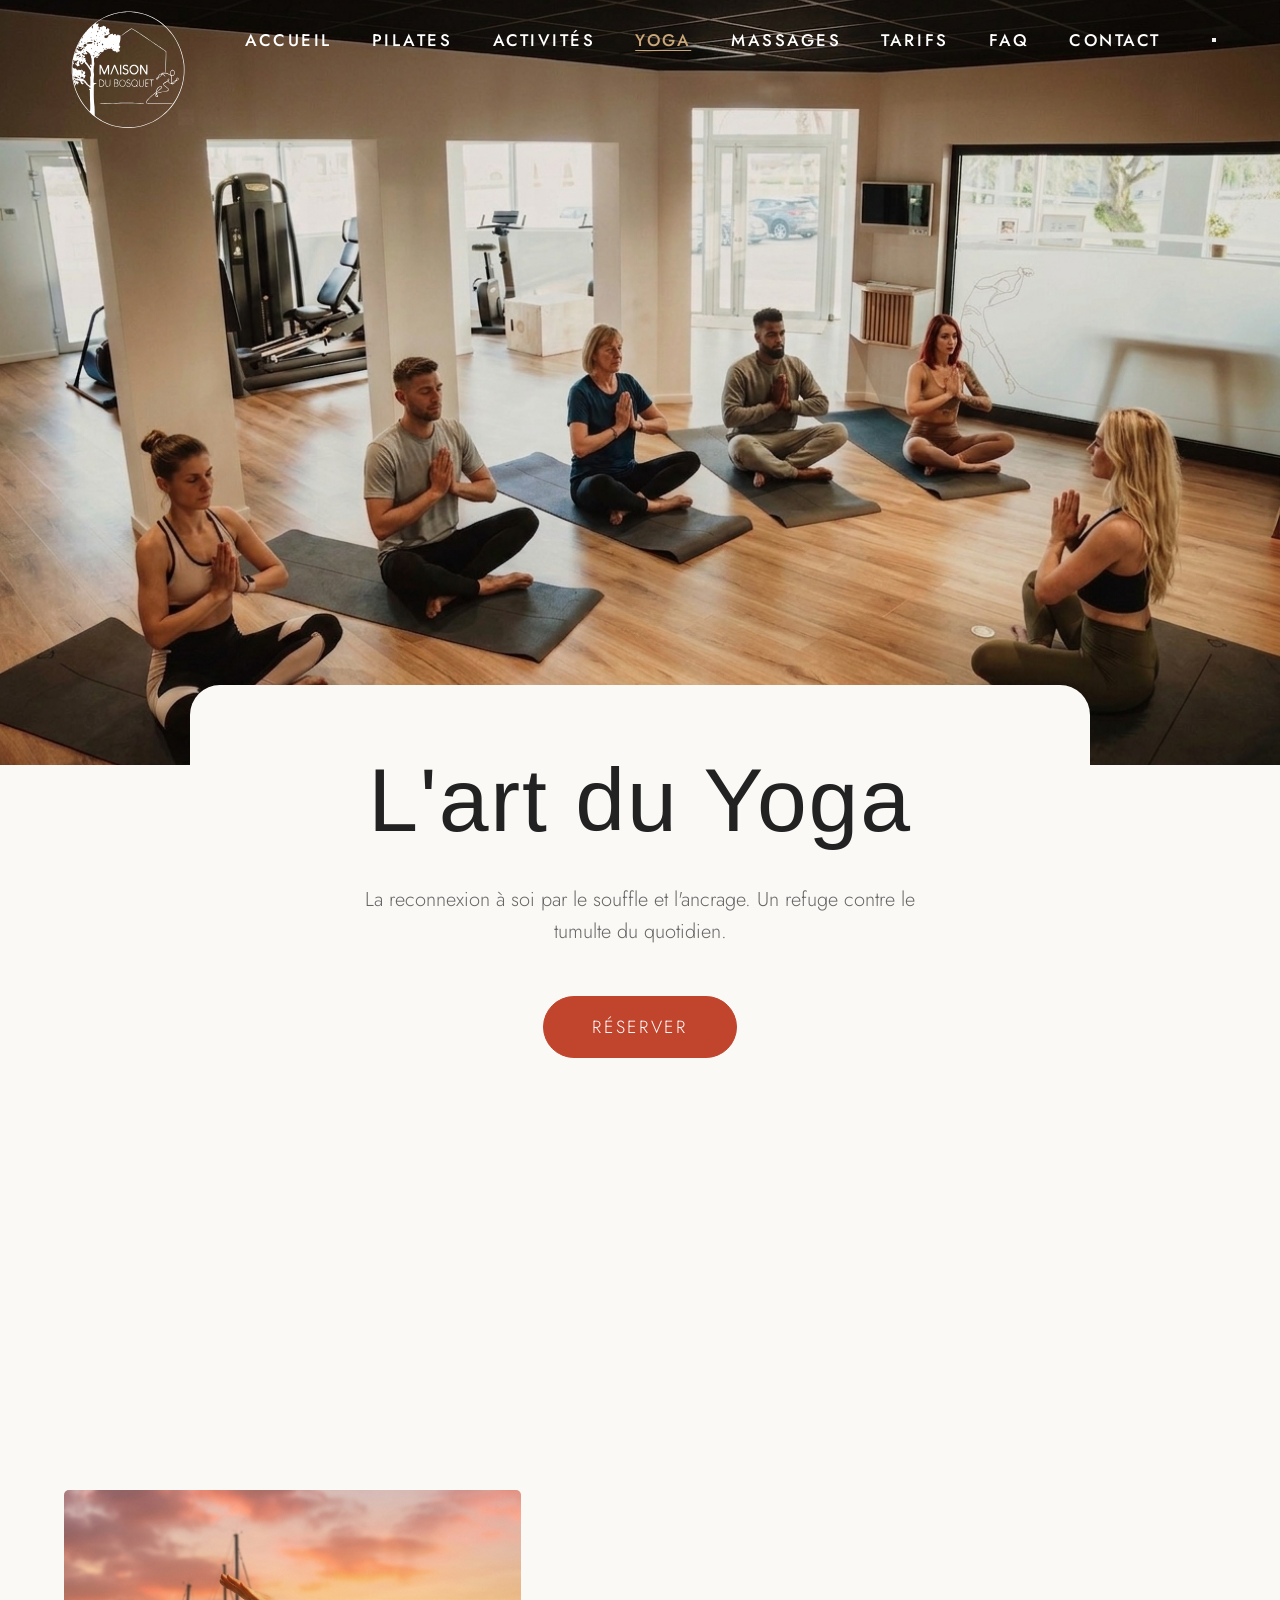
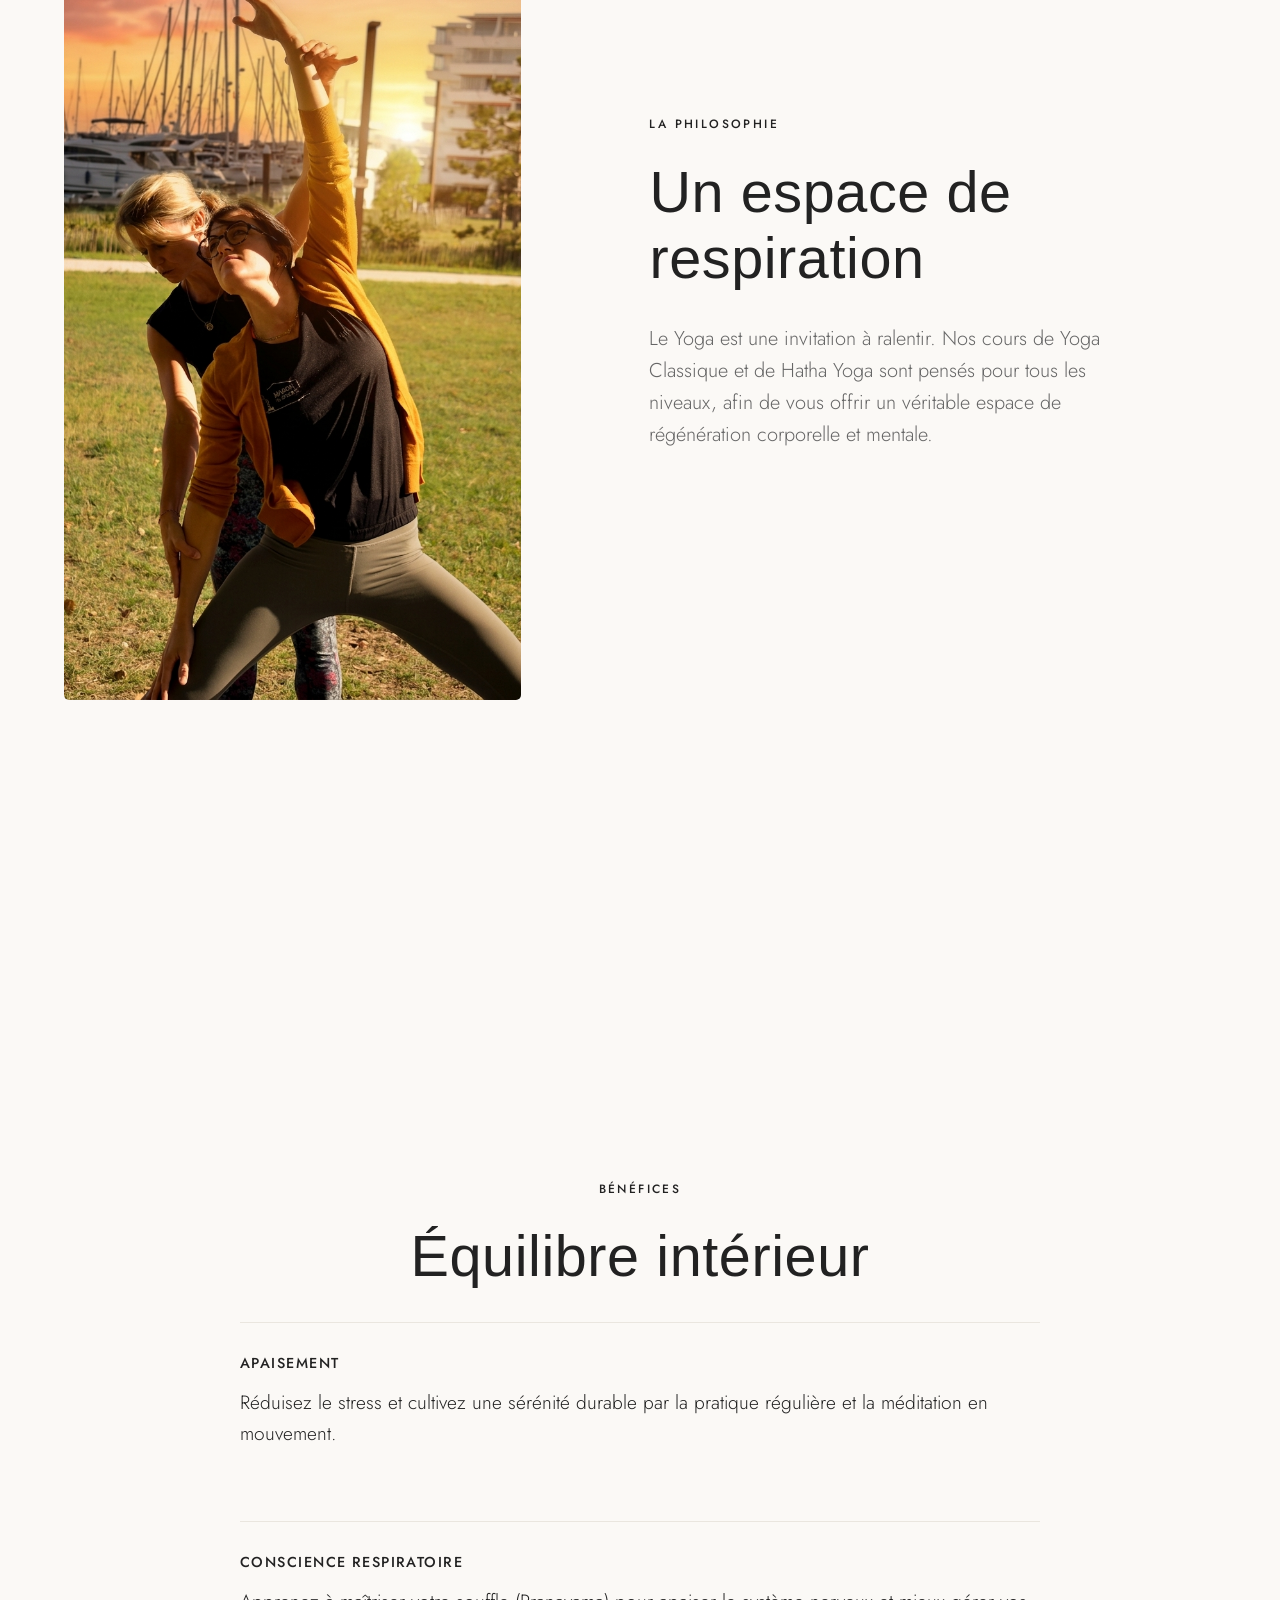
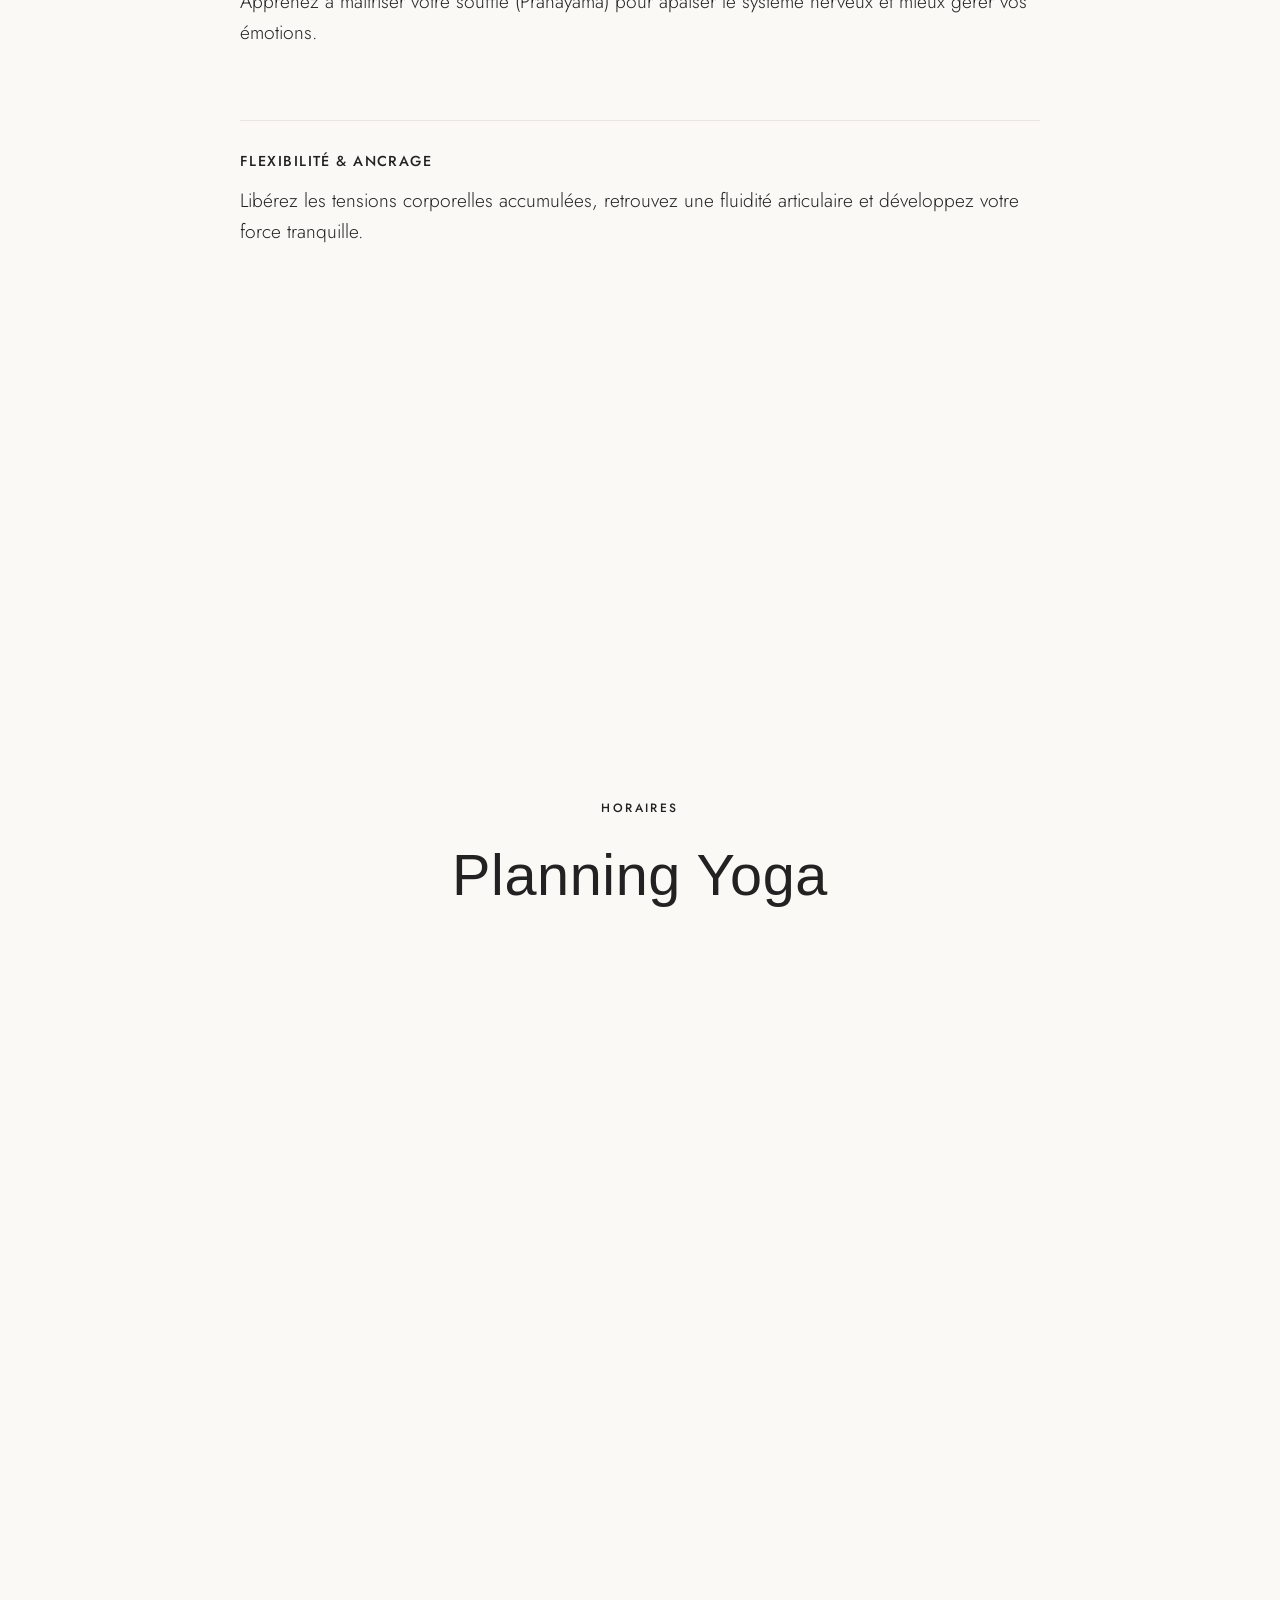
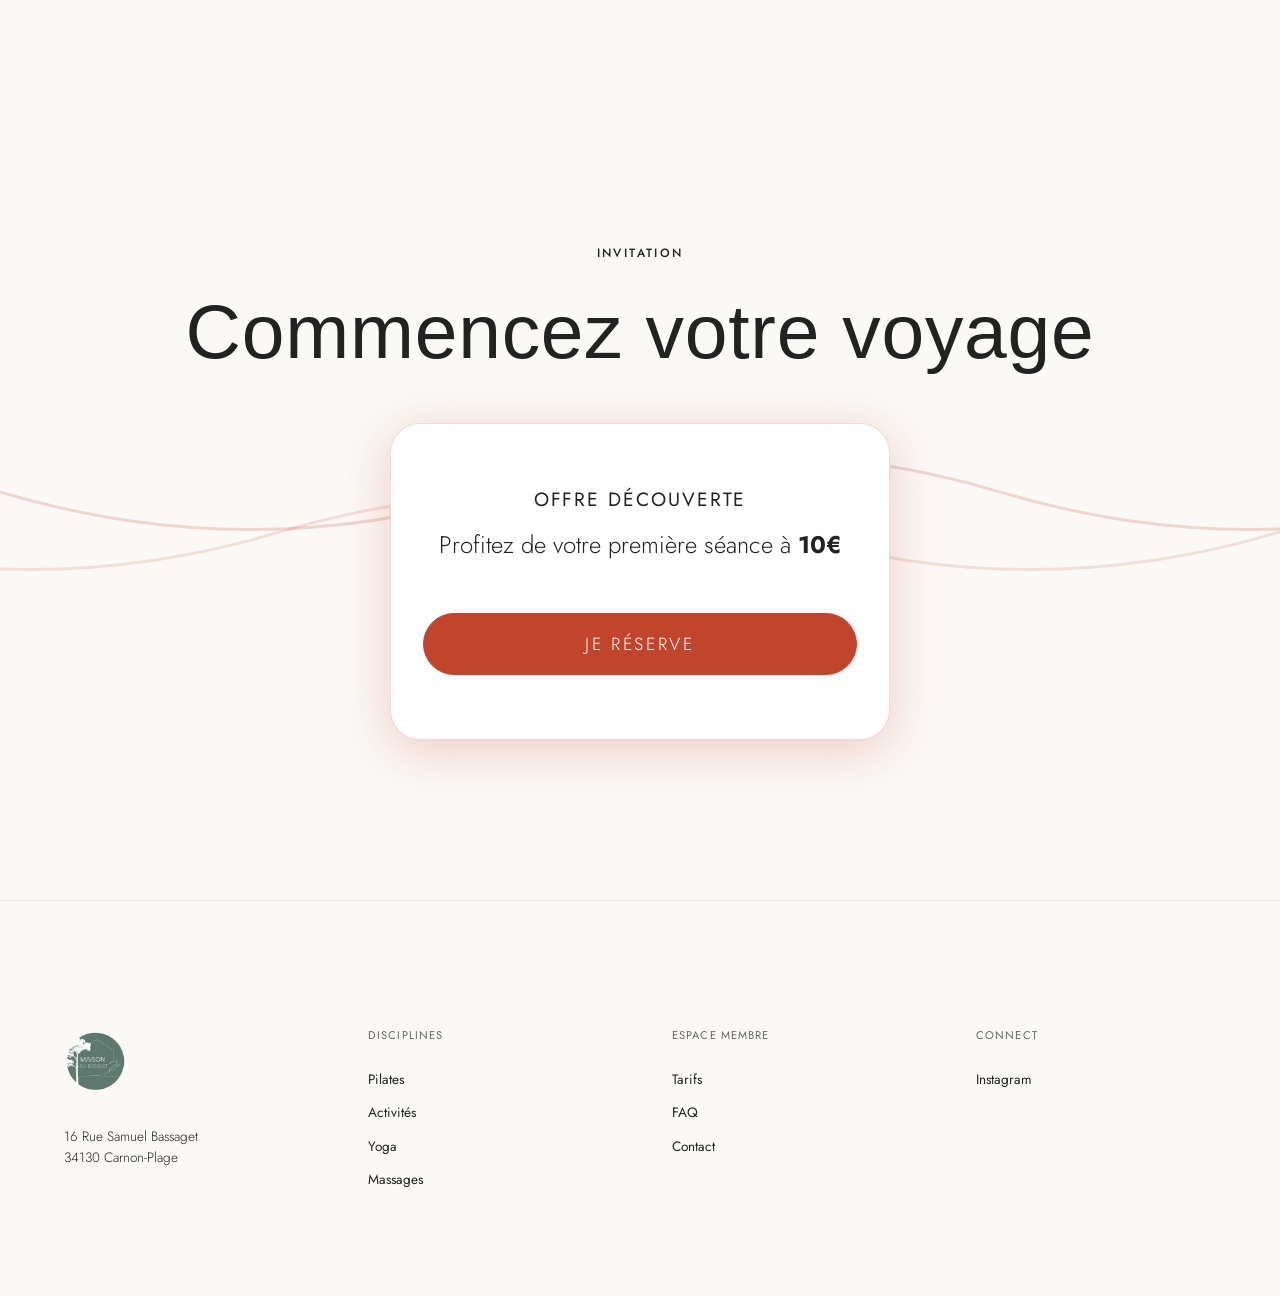
<file: yoga.html>
<!DOCTYPE html>
<html lang="fr">
<head>
  <meta charset="UTF-8">
  <link rel="icon" type="image/x-icon" href="favicon.ico">
  <link rel="icon" type="image/png" sizes="32x32" href="favicon-32x32.png">
  <link rel="icon" type="image/png" sizes="16x16" href="favicon-16x16.png">
  <link rel="apple-touch-icon" sizes="180x180" href="apple-touch-icon.png">
  <meta name="viewport" content="width=device-width, initial-scale=1.0">
  <title>Yoga | La Maison du Bosquet</title>
  <meta name="description" content="Découvrez nos cours de Yoga Classique et Hatha à La Maison du Bosquet.">
  
  <link rel="stylesheet" href="style.css">
    <!-- Google tag (gtag.js) -->
    <script async src="https://www.googletagmanager.com/gtag/js?id=G-E7MQ6MC1MP"></script>
    <script>
      window.dataLayer = window.dataLayer || [];
      function gtag(){dataLayer.push(arguments);}
      gtag('js', new Date());

      gtag('config', 'G-E7MQ6MC1MP');
    </script>
</head>
<body>

  <!-- HEADER -->
  <header class="site-header">
    <div class="container" style="display: flex; justify-content: space-between; align-items: center; width: 100%;">
      <div class="logo">
        <a href="index.html">
          <img src="Branding/MaisonDuBosquet_logo_vectorise_blanc.svg" alt="La Maison du Bosquet">
        </a>
      </div>
      
      <nav class="main-nav">
        <ul>
          <li><a href="index.html">Accueil</a></li>
          <li><a href="pilates.html">Pilates</a></li>
          <li><a href="training-apa.html">Activités</a></li>
          <li><a href="yoga.html" class="active">Yoga</a></li>
          <li><a href="massages.html">Massages</a></li>
          <li><a href="tarifs.html">Tarifs</a></li>
          <li><a href="faq.html">FAQ</a></li>
          <li><a href="contact.html">Contact</a></li>
        </ul>
      </nav>
      
      <button class="burger-btn" aria-label="Menu" aria-expanded="false">
        <div class="burger-line"></div>
        <div class="burger-line"></div>
        <div class="burger-line"></div>
      </button>
    </div>
  </header>

  <!-- MOBILE MENU -->
  <nav class="mobile-menu">
    <a href="index.html">Accueil</a>
    <a href="pilates.html">Pilates</a>
    <a href="training-apa.html">Activités</a>
    <a href="yoga.html" class="active">Yoga</a>
    <a href="massages.html">Massages</a>
    <a href="tarifs.html">Tarifs</a>
    <a href="faq.html">FAQ</a>
    <a href="contact.html">Contact</a>
    
  </nav>

  <!-- HERO (Full bleed) -->
  <section class="page-header-section">
    <div class="page-header-wrapper">
      <img src="Photos/YOGA/Yoga10.png" alt="Pratique du Yoga" style="object-position: center 60%;">
    </div>
    
    <div class="container text-center reveal page-header-card">
      <h1>L'art du Yoga</h1>
      <p class="page-header-text">La reconnexion à soi par le souffle et l'ancrage. Un refuge contre le tumulte du quotidien.</p>
      <a href="#offre-decouverte" class="btn btn-primary">RÉSERVER</a>
    </div>
  </section>

  <!-- EDITORIAL SPLIT -->
  <section class="editorial-split container">
    <div class="editorial-img reveal">
      <img src="Photos/YOGA/Yoga06.png" alt="Séance de Yoga">
    </div>
    <div class="editorial-content reveal">
      <span class="sur-titre">La Philosophie</span>
      <h2>Un espace de respiration</h2>
      <p>Le Yoga est une invitation à ralentir. Nos cours de Yoga Classique et de Hatha Yoga sont pensés pour tous les niveaux, afin de vous offrir un véritable espace de régénération corporelle et mentale.</p>
    </div>
  </section>

  <!-- CLEAN LIST: BENEFICES -->
  <section class="container reveal">
    <div class="text-center mb-4">
      <span class="sur-titre">Bénéfices</span>
      <h2>Équilibre intérieur</h2>
    </div>
    
    <div class="clean-list">
      <div class="clean-list-item">
        <h3>Apaisement</h3>
        <p>Réduisez le stress et cultivez une sérénité durable par la pratique régulière et la méditation en mouvement.</p>
      </div>
      <div class="clean-list-item">
        <h3>Conscience Respiratoire</h3>
        <p>Apprenez à maîtriser votre souffle (Pranayama) pour apaiser le système nerveux et mieux gérer vos émotions.</p>
      </div>
      <div class="clean-list-item">
        <h3>Flexibilité & Ancrage</h3>
        <p>Libérez les tensions corporelles accumulées, retrouvez une fluidité articulaire et développez votre force tranquille.</p>
      </div>
    </div>
  </section>

  <!-- WIDGET PLANNING -->
  <section id="planning" class="container" style="margin-top: 3rem; min-height: 125vh;">
    <div class="text-center mb-4">
      <span class="sur-titre">Horaires</span>
      <h2>Planning Yoga</h2>
    </div>
    
    <style>
      /* Sur desktop, on donne plus de place au widget pour forcer le passage en mode carte */
      @media (min-width: 1000px) {
        #planning.container {
          max-width: 100%;
          padding-left: 2vw;
          padding-right: 2vw;
        }
      }
      @media (max-width: 768px) {
        /* Réduit le padding sur mobile pour que le widget Bsport ait la place de s'afficher sans être coupé */
        #planning.container {
          padding-left: 10px;
          padding-right: 10px;
        }
      }
      
      /* === HACK BSPORT WIDGET === */
      /* Cacher les filtres en forçant via .cleanslate */
      #planning .cleanslate .bs-marketplace-filters__list {
          display: none !important;
      }
      /* ========================== */
    </style>
    
    <script id="insert-bsport-widget-cdn">!function (b, s, p, o, r, t) { typeof window.BsportWidget === "undefined" && !document.getElementById("bsport-widget-cdn") && !function () { m = b.createElement(s), m.id = "bsport-widget-cdn", m.src = p, b.getElementsByTagName("head")[0].appendChild(m) }() }(document, "script", "https://cdn.bsport.io/scripts/widget.js")</script>
    <script id="bsport-widget-mount">
        function MountBsportWidget(config, repeat=1) {
            if (repeat > 50) { return }
            if (!window.BsportWidget || !document.getElementById(config.parentElement)) {
                return setTimeout(() => {
                    MountBsportWidget(config,repeat+1)
                }, 100 * repeat || 1)
            }
            BsportWidget.mount(config)
        }
    </script>
    <script>
        MountBsportWidget({
            "parentElement": "bsport-widget-242677",
            "companyId": 2561,
            "franchiseId": null,
            "dialogMode": 2,
            "widgetType": "calendar",
            "showFab": false,
            "fullScreenPopup": true,
            "config": {
                "calendar": {
                    "cardMode": null,
                    "todayOnly": false,
                    "metaActivities": [ 182567, 182570, 202113, 245144, 225581 ],
                    "establishments": [ 9788, 9787, 9790 ],
                    "groupSessionByPeriod": false
                }
            }
        });
    </script>
    <div id="bsport-widget-242677"></div>
  </section>

    <!-- CTA BANNER -->
  <section id="offre-decouverte" class="cta-banner reveal" style="z-index: 2;" style="padding-top: 5rem;">
    <span class="sur-titre">Invitation</span>
    <h2>Commencez votre voyage</h2>
    
    <div style="background: var(--color-white); border-radius: 30px; padding: 4rem 2rem; max-width: 500px; margin: 3rem auto 0; border: 1px solid rgba(193, 68, 45, 0.2); box-shadow: 0 10px 50px rgba(193, 68, 45, 0.25);">
      <h3 style="font-family: var(--font-body); font-weight: 400; font-size: 1.2rem; margin-bottom: 1rem; text-transform: uppercase; letter-spacing: 0.1em;">Offre Découverte</h3>
      <p style="font-size: 1.5rem; color: var(--color-text); margin-bottom: 3rem; font-weight: 300;">Profitez de votre première séance à <strong>10€</strong></p>
      <a href="https://backoffice.bsport.io/customer/payment/pass/768179/?membership=2561&amp;force=true" target="_blank" class="btn btn-primary" style="width: 100%;">JE RÉSERVE</a>
    </div>
  </section>

  <!-- FOOTER -->
  <footer class="site-footer">
    <div class="container">
      <div class="footer-grid">
        <div>
          <img src="Branding/LogoVert.png" alt="Logo" style="height: 65px; margin-bottom: 2rem;">
          <p>16 Rue Samuel Bassaget<br>34130 Carnon-Plage</p>
        </div>
        <div>
          <h4>Disciplines</h4>
          <ul>
            <li style="margin-bottom: 0.5rem;"><a href="pilates.html">Pilates</a></li>
            <li style="margin-bottom: 0.5rem;"><a href="training-apa.html">Activités</a></li>
            <li style="margin-bottom: 0.5rem;"><a href="yoga.html">Yoga</a></li>
            <li style="margin-bottom: 0.5rem;"><a href="massages.html">Massages</a></li>
          </ul>
        </div>
        <div>
          <h4>Espace Membre</h4>
          <ul>
            <li style="margin-bottom: 0.5rem;"><a href="tarifs.html">Tarifs</a></li>
            <li style="margin-bottom: 0.5rem;"><a href="faq.html">FAQ</a></li>
            <li style="margin-bottom: 0.5rem;"><a href="contact.html">Contact</a></li>
          </ul>
        </div>
        <div>
          <h4>Connect</h4>
          <ul>
            <li><a href="https://www.instagram.com/maisondubosquet/" target="_blank">Instagram</a></li>
          </ul>
        </div>
      </div>
    </div>
  </footer>

  <script>
    const observer = new IntersectionObserver((entries) => {
      entries.forEach(entry => {
        if (entry.isIntersecting) entry.target.classList.add('visible');
      });
    }, { threshold: 0.15 });

    document.querySelectorAll('.reveal').forEach(el => observer.observe(el));

    window.addEventListener('scroll', () => {
      const header = document.querySelector('.site-header');
      if(window.scrollY > 50) {
        header.classList.add('scrolled');
      } else {
        header.classList.remove('scrolled');
      }
    });

    const burger = document.querySelector('.burger-btn');
    const menu = document.querySelector('.mobile-menu');
    burger.addEventListener('click', () => {
      menu.classList.toggle('open');
      document.querySelector('.site-header').classList.toggle('menu-open');
      const lines = burger.querySelectorAll('.burger-line');
      if (menu.classList.contains('open')) {
        lines[0].style.transform = 'rotate(45deg) translate(5px, 5px)';
        lines[2].style.transform = 'rotate(-45deg) translate(2px, -2px)';
      } else {
        lines[0].style.transform = 'none';
        lines[2].style.transform = 'none';
      }
    });
  
    // Parallax and global reveal
    document.querySelectorAll("section:not(.reveal)").forEach(el => {
      el.classList.add("reveal");
      observer.observe(el);
    });


  </script>
  <script src="bsport-hack.js"></script>
</body>
</html>
</file>
<file: style.css>
/* ==========================================================================
   VARIABLES CSS (LUXURY WELLNESS - HOTEL STYLE)
   Mix: 50% Sky Ting, 30% The Pilates Class, 20% Ourano Yoga
   ========================================================================== */
@import url('https://fonts.googleapis.com/css2?family=Cinzel:wght@400;500;600&family=Jost:wght@300;400;500&display=swap');

:root {
  /* Colors - Ultra minimaliste */
  --color-bg: #FBF9F6; /* Crème très clair, poudré */
  --color-text: #222222; /* Noir profond mais doux (pas #000) */
  --color-text-light: #666666; /* Gris chaud pour les descriptions */
  
  /* L'accent demandé par le client */
  --color-accent: #C1442D; /* Rouge/Orange vibrant */
  
  --color-white: #FFFFFF;
  --color-border: #EAE6DF; /* Bordure presque invisible */

  /* Typography - Très mode / hôtellerie */
  --font-heading: Avenir, sans-serif; /* Avenir comme demandé */
  --font-body: 'Jost', sans-serif; /* Sans-serif géométrique, fin, très "The Pilates Class" */

  /* Layout & Spacing - Le "vide" est notre meilleur atout */
  --header-height: 80px;
  --header-scrolled-height: 60px;
  --container-max: 1400px;
  --container-px: 5vw;
  --spacing-section: 15rem; /* Marges gigantesques */
  --spacing-section-mobile: 4.5rem; /* Resseré pour mobile */

  /* Timings */
  --transition-slow: 0.8s cubic-bezier(0.25, 1, 0.5, 1);
  --transition-fast: 0.3s ease;
}

/* ==========================================================================
   RESET & BASE
   ========================================================================== */
*, *::before, *::after {
  box-sizing: border-box;
  margin: 0;
  padding: 0;
}

html {
  font-size: 16px;
  scroll-behavior: smooth;
  overflow-x: hidden;
}

body {
  font-family: var(--font-body);
  color: var(--color-text);
  background-color: var(--color-bg);
  line-height: 1.6;
  -webkit-font-smoothing: antialiased;
  -moz-osx-font-smoothing: grayscale;
  overflow-x: hidden;
  width: 100%;
  position: relative;
}

/* Typography Rules */
h1, h2, h3, h4, h5, h6 {
  font-family: var(--font-heading);
  font-weight: 400;
  line-height: 1.15;
  color: var(--color-text);
}

h1 {
  font-size: clamp(3rem, 7vw, 6rem);
  letter-spacing: 0.02em;
}

h2 {
  font-size: clamp(2rem, 4.5vw, 4.5rem);
  letter-spacing: 0.01em;
  margin-bottom: 2rem;
}

h3 {
  font-size: clamp(1.2rem, 2.5vw, 1.8rem);
  font-weight: 500;
  margin-bottom: 1rem;
}

p {
  font-size: 1.25rem;
  font-weight: 300;
  color: var(--color-text-light);
  margin-bottom: 1.5rem;
  max-width: 600px; /* Ne jamais avoir de lignes de texte trop longues */
}

/* Le sur-titre style "magazine" (très The Pilates Class) */
.sur-titre {
  font-family: var(--font-body);
  text-transform: uppercase;
  letter-spacing: 0.2em;
  font-size: 0.75rem;
  font-weight: 500;
  color: var(--color-text);
  margin-bottom: 1.5rem;
  display: block;
}

a {
  color: inherit;
  text-decoration: none;
  transition: opacity var(--transition-fast);
}

@media (hover: hover) {
  a:hover {
    opacity: 0.6;
  }
}

ul {
  list-style: none;
}

img {
  max-width: 100%;
  height: auto;
  display: block;
}

/* ==========================================================================
   LAYOUT
   ========================================================================== */
.container {
  width: 100%;
  max-width: var(--container-max);
  margin: 0 auto;
  padding-left: var(--container-px);
  padding-right: var(--container-px);
}

section {
  padding: var(--spacing-section) 0;
}

@media (max-width: 768px) {
  section {
    padding: var(--spacing-section-mobile) 0;
  }
}

.text-center { text-align: center; }
.text-center p { margin-left: auto; margin-right: auto; }

.mt-4 { margin-top: 2rem; }

/* ==========================================================================
   HEADER
   ========================================================================== */
.site-header {
  position: fixed;
  top: 0;
  left: 0;
  width: 100%;
  height: var(--header-height);
  z-index: 100;
  display: flex;
  align-items: center;
  transition: all var(--transition-slow);
  background: transparent;
  color: var(--color-white);
  border-bottom: none;
}

.site-header.scrolled {
  background: #5C786F;
  height: var(--header-scrolled-height);
}

/* Logo beaucoup plus grand au repos */
.logo img {
  height: 130px;
  transition: all var(--transition-fast);
  margin-top: 60px; /* Pousse le logo encore plus vers le bas */
  image-rendering: high-quality; /* Améliore le lissage */
  -webkit-font-smoothing: antialiased;
  transform: translateZ(0); /* Force l'accélération matérielle */
}

.site-header.scrolled .logo img {
  height: 40px; /* Revient petit sur le bandeau sauge */
  margin-top: 0px; /* Le replace au centre lors du scroll */
}

.main-nav ul {
  display: flex;
  gap: 2.5rem;
}

.main-nav a {
  font-family: var(--font-body);
  font-size: 1.05rem;
  text-transform: uppercase;
  letter-spacing: 0.15em;
  font-weight: 500;
  position: relative;
  color: var(--color-white);
}

.main-nav a.active {
  color: #caa77a !important;
  text-decoration: underline;
  text-underline-offset: 4px;
  opacity: 1;
}

@media (hover: hover) {
  .main-nav a:hover {
    color: #caa77a !important;
    text-decoration: underline;
    text-underline-offset: 4px;
    opacity: 1;
  }
}

/* ==========================================================================
   BUTTONS (Accent Terracotta)
   ========================================================================== */
.btn {
  display: inline-flex;
  align-items: center;
  justify-content: center;
  padding: 1rem 3rem;
  font-family: var(--font-body);
  text-transform: uppercase;
  letter-spacing: 0.15em;
  font-size: 1.1rem;
  font-weight: 300;
  border: 1px solid #caa77a;
  background: transparent;
  color: #caa77a;
  cursor: pointer;
  transition: all var(--transition-fast);
  border-radius: 50px; /* Boutons totalement arrondis */
}

@media (hover: hover) {
  .btn:hover {
    background: #caa77a;
    color: var(--color-white);
  }
}

/* Le bouton principal prend l'accent Terracotta demandé */
.btn-primary {
  background: var(--color-accent);
  border-color: var(--color-accent);
  color: var(--color-white);
}

@media (hover: hover) {
  .btn-primary:hover {
    background: transparent;
    color: var(--color-accent);
  }
}

/* ==========================================================================
   PAGE HEADERS (Generic Pages)
   ========================================================================== */
.page-header-section {
  padding: 0;
  margin-bottom: 8rem;
}

.page-header-wrapper {
  position: relative;
  height: 85vh;
  width: 100%;
  overflow: hidden;
}

.page-header-wrapper img {
  width: 100%;
  height: 100%;
  object-fit: cover;
}

.page-header-card {
  margin-top: -5rem;
  position: relative;
  z-index: 2;
  background: var(--color-bg);
  padding: 4rem 2rem;
  max-width: 900px;
  border-radius: 30px;
  margin-left: auto;
  margin-right: auto;
}

.page-header-text {
  margin: 2rem auto 3rem;
}

@media (max-width: 768px) {
  .page-header-section {
    margin-bottom: 3rem; /* Espace réduit après le bloc titre sur mobile */
  }
  .page-header-wrapper {
    height: 50vh; /* Hero image drastiquement raccourcie sur mobile */
  }
  .page-header-card {
    padding: 2rem 1.5rem; /* Moins de padding autour du texte */
    margin-top: -3rem;
  }
  .page-header-text {
    margin: 1.5rem auto 1.5rem; /* Texte collé à peu près également au bouton et au titre */
  }
  .page-header-card .btn {
    margin-bottom: 0;
  }
}

/* ==========================================================================
   HERO (Video Fullscreen)
   ========================================================================== */
.luxury-hero {
  position: relative;
  height: 100vh;
  width: 100%;
  display: flex;
  align-items: center;
  justify-content: center;
  /* Retrait du padding-top pour que la vidéo aille jusqu'en haut sous le header */
  padding-top: 0; 
  margin-bottom: 5rem;
}

@media (max-width: 768px) {
  .luxury-hero {
    height: 92vh; /* Agrandissement pour que le contenu respire et ne chevauche pas le logo */
    min-height: 620px;
    margin-bottom: 2.5rem;
  }
}

.hero-video-wrapper {
  position: absolute;
  inset: 0;
  width: 100%;
  height: 100%;
  overflow: hidden;
  z-index: 0;
}

.hero-video-wrapper video {
  width: 100%;
  height: 100%;
  object-fit: cover;
  object-position: center;
  animation: kenBurns 30s infinite alternate ease-in-out;
}

/* Recadrage spécifique pour mobile pour ne pas couper la tête */
@media (max-width: 768px) {
  .hero-video-wrapper video {
    object-position: center 0%; /* Calage absolu sur le haut de l'image (0%) */
  }
}

/* Overlay sombre pour garantir la lisibilité du texte blanc */
.hero-video-overlay {
  position: absolute;
  inset: 0;
  width: 100%;
  height: 100%;
  background: rgba(0, 0, 0, 0.4);
  z-index: 1;
}

/* Dégradé spécifique en haut pour faire ressortir le menu/logo */
.hero-image-wrapper {
  position: relative;
}

.hero-video-wrapper::after,
.hero-image-wrapper::after {
  content: '';
  position: absolute;
  top: 0; left: 0; right: 0;
  height: 200px;
  background: linear-gradient(to bottom, rgba(0,0,0,0.7) 0%, rgba(0,0,0,0) 100%);
  z-index: 2;
  pointer-events: none;
}

/* Ken Burns effect pour toutes les bannières */
@keyframes kenBurns {
  0% { transform: scale(1); }
  100% { transform: scale(1.12); }
}

/* Titre par-dessus la vidéo, poussé vers le bas */
.hero-text-overlay {
  position: relative;
  z-index: 2;
  text-align: center;
  color: var(--color-white);
  padding: 0 2rem;
  max-width: 900px;
  margin-top: 25vh; /* Pousse le contenu vers le bas */
}

@media (max-width: 768px) {
  .hero-text-overlay {
    margin-top: 20vh; /* Pousse le texte sous le logo et le burger */
    padding: 0 1.5rem;
  }
}

.hero-text-overlay h1 {
  color: var(--color-white);
  text-shadow: 0 2px 10px rgba(0,0,0,0.3);
  font-size: clamp(2.2rem, 5vw, 4.5rem); /* Titre légèrement plus petit */
}

.hero-text-overlay .sur-titre {
  color: rgba(255, 255, 255, 0.8);
  text-shadow: 0 2px 10px rgba(0,0,0,0.3);
}

.hero-text-overlay p {
  color: rgba(255, 255, 255, 0.9);
  text-shadow: 0 2px 10px rgba(0,0,0,0.3);
  font-size: 1.35rem; /* Agrandissement du sous-titre */
  font-weight: 400;
}

/* Variante où l'image prend vraiment 100% de l'écran sans padding */
.hero-full-bleed {
  position: absolute;
  inset: 0;
  z-index: -1;
}

.hero-full-bleed img {
  width: 100%;
  height: 100%;
  object-fit: cover;
  animation: kenBurns 30s infinite alternate ease-in-out;
}

/* ==========================================================================
   EDITORIAL SPLIT (Image + Texte)
   ========================================================================== */
.editorial-split {
  display: flex;
  flex-direction: column;
  gap: 2rem; /* Espace réduit entre texte et image sur mobile */
}

@media (min-width: 768px) {
  .editorial-split {
    gap: 4rem;
  }
}

@media (min-width: 1024px) {
  .editorial-split {
    flex-direction: row;
    align-items: center;
    gap: 8rem; /* Vide gigantesque entre photo et texte */
  }
  .editorial-split.reverse {
    flex-direction: row-reverse;
  }
}

.editorial-img {
  width: 100%;
  height: 50vh; /* Raccourci sur mobile */
  position: relative;
  overflow: hidden;
  border-radius: 5px;
}

@media (min-width: 768px) {
  .editorial-img {
    height: 70vh; /* Photos très verticales façon mode sur tablette */
  }
}

@media (min-width: 1024px) {
  .editorial-img {
    width: 45%;
    height: 90vh;
  }
}

.editorial-img img {
  width: 100%;
  height: 100%;
  object-fit: cover;
}

.editorial-content {
  width: 100%;
}

@media (max-width: 768px) {
  .editorial-content .btn {
    margin-bottom: 0; /* On laisse le flex gap gérer l'espacement pour plus de régularité */
  }
}

@media (min-width: 1024px) {
  .editorial-content {
    width: 55%;
    padding-right: 4rem;
  }
  .editorial-split.reverse .editorial-content {
    padding-right: 0;
    padding-left: 4rem;
  }
}

/* ==========================================================================
   LISTE ÉPURÉE (Bénéfices / Valeurs)
   ========================================================================== */
.clean-list {
  display: flex;
  flex-direction: column;
  gap: 3rem;
  max-width: 800px;
  margin: 0 auto;
}

.clean-list-item {
  border-top: 1px solid var(--color-border);
  padding-top: 2rem;
}

.clean-list-item h3 {
  font-family: var(--font-body);
  text-transform: uppercase;
  letter-spacing: 0.1em;
  font-size: 0.9rem;
  margin-bottom: 1rem;
}

.clean-list-item p {
  font-size: 1.2rem;
  color: var(--color-text);
  max-width: 100%;
}

/* ==========================================================================
   LARGE IMAGE BREAK
   ========================================================================== */
.large-image-break {
  width: 100%;
  height: 80vh;
  padding: 0 var(--container-px);
  position: relative;
  overflow: hidden;
  border-radius: 5px;
}

.large-image-break img {
  width: 100%;
  height: 100%;
  object-fit: cover;
}

/* ==========================================================================
   CTA BANNER (Offre découverte)
   ========================================================================== */
.cta-banner {
  text-align: center;
  padding: 10rem var(--container-px);
  background-color: var(--color-bg); /* Reste crème, pas de fond lourd */
  position: relative;
  overflow: hidden;
}

.cta-banner::before {
  content: "";
  position: absolute;
  top: 50%;
  left: 0;
  width: 100%;
  height: 150px;
  transform: translateY(-50%);
  background-image: url("data:image/svg+xml,%3Csvg xmlns='http://www.w3.org/2000/svg' viewBox='0 0 1000 100' preserveAspectRatio='none'%3E%3Cpath d='M0,50 Q250,100 500,50 T1000,50' fill='none' stroke='%23C1442D' stroke-width='2'/%3E%3C/svg%3E");
  background-repeat: repeat-x;
  background-size: 1000px 100%;
  z-index: 0;
  animation: waveBackground 15s linear infinite;
  opacity: 0.2; /* Subtil mais visible */
  pointer-events: none;
}

.cta-banner::after {
  content: "";
  position: absolute;
  top: 55%; /* Léger décalage vers le bas */
  left: 0;
  width: 100%;
  height: 150px;
  transform: translateY(-50%) scaleX(-1); /* Inverse la vague pour la désynchroniser */
  background-image: url("data:image/svg+xml,%3Csvg xmlns='http://www.w3.org/2000/svg' viewBox='0 0 1000 100' preserveAspectRatio='none'%3E%3Cpath d='M0,50 Q250,100 500,50 T1000,50' fill='none' stroke='%23C1442D' stroke-width='2'/%3E%3C/svg%3E");
  background-repeat: repeat-x;
  background-size: 1000px 100%;
  z-index: 0;
  animation: waveBackground 22s linear infinite reverse; /* Vitesse différente et direction opposée */
  opacity: 0.15; /* Encore plus subtil */
  pointer-events: none;
}

@keyframes waveBackground {
  0% {
    background-position: 0 0;
  }
  100% {
    background-position: -1000px 0;
  }
}

.cta-banner > * {
  position: relative;
  z-index: 1;
}

.cta-banner h2 {
  font-size: clamp(3rem, 6vw, 5rem);
  margin-bottom: 2rem;
}

.cta-banner p {
  margin: 0 auto 3rem;
}

/* ==========================================================================
   FOOTER
   ========================================================================== */
.site-footer {
  padding: 8rem 0 2rem;
  border-top: 1px solid var(--color-border);
  background-color: var(--color-bg);
  color: var(--color-text);
}

.footer-grid {
  display: grid;
  grid-template-columns: repeat(3, 1fr);
  gap: 1rem;
  margin-bottom: 4rem;
}

.footer-grid > div:first-child {
  grid-column: 1 / -1;
  margin-bottom: 2rem;
}

@media (min-width: 768px) {
  .footer-grid {
    grid-template-columns: repeat(4, 1fr);
    gap: 4rem;
  }
  .footer-grid > div:first-child {
    grid-column: auto;
    margin-bottom: 0;
  }
}

.site-footer h4 {
  font-family: var(--font-body);
  font-size: 0.7rem;
  text-transform: uppercase;
  letter-spacing: 0.1em;
  margin-bottom: 1.5rem;
  color: var(--color-text-light);
}

.site-footer p, .site-footer a {
  font-size: 0.85rem;
  color: var(--color-text);
  word-break: break-word;
}

/* ==========================================================================
   MOBILE MENU & ANIMATIONS
   ========================================================================== */
/* Masqué par défaut */
.mobile-menu {
  display: none;
}

@media (max-width: 1023px) {
  .main-nav, .site-header .btn { display: none; }
  
  .burger-btn {
    display: block;
    background: transparent;
    border: none;
    cursor: pointer;
    z-index: 101;
    width: 30px;
    height: 12px;
    position: relative;
  }
  .burger-line {
    position: absolute;
    width: 100%;
    height: 1px;
    background: var(--color-white);
    transition: all var(--transition-fast);
  }
  
  .site-header.menu-open .burger-line {
    background: var(--color-text);
  }
  
  .site-header.menu-open .logo img {
    filter: brightness(0);
  }
  .burger-line:nth-child(1) { top: 0; }
  .burger-line:nth-child(2) { top: 50%; transform: translateY(-50%); display: none; }
  .burger-line:nth-child(3) { bottom: 0; }

  .mobile-menu {
    display: flex;
    position: fixed;
    top: 0;
    left: 0;
    width: 100%;
    height: 100vh;
    background: var(--color-bg);
    z-index: 99;
    flex-direction: column;
    justify-content: flex-start;
    padding-top: 120px;
    align-items: center;
    opacity: 0;
    pointer-events: none;
    transition: opacity var(--transition-slow);
  }
  
  .mobile-menu.open {
    opacity: 1;
    pointer-events: all;
  }

  .mobile-menu a {
    font-family: var(--font-heading);
    font-size: 2.2rem;
    margin-bottom: 1.2rem;
    display: block;
    text-align: center;
  }
}

/* Reveal Animation */
.reveal {
  opacity: 0;
  transform: translateY(40px);
  transition: opacity 1.2s cubic-bezier(0.25, 1, 0.5, 1), transform 1.2s cubic-bezier(0.25, 1, 0.5, 1);
}

.reveal.visible {
  opacity: 1;
  transform: translateY(0);
}

/* Apparition de gauche à droite pour l'image de gauche */
.editorial-split .editorial-img.reveal {
  transform: translateX(-80px);
}

/* Apparition de droite à gauche pour l'image de droite */
.editorial-split.reverse .editorial-img.reveal {
  transform: translateX(80px);
}

.editorial-split .editorial-img.reveal.visible,
.editorial-split.reverse .editorial-img.reveal.visible {
  transform: translateX(0);
}

/* ==========================================================================
   CUSTOM SCROLLBARS (Discreet luxury)
   ========================================================================== */
::-webkit-scrollbar,
div[id^="bsport-widget"]::-webkit-scrollbar {
  width: 6px; /* Très discret */
}

::-webkit-scrollbar-track,
div[id^="bsport-widget"]::-webkit-scrollbar-track {
  background: transparent;
}

::-webkit-scrollbar-thumb,
div[id^="bsport-widget"]::-webkit-scrollbar-thumb {
  background-color: #caa77a !important; /* Sable / Beige */
  border-radius: 10px;
}

::-webkit-scrollbar-thumb:hover,
div[id^="bsport-widget"]::-webkit-scrollbar-thumb:hover {
  background-color: #b59266 !important; /* Un peu plus foncé au survol */
}

/* Support Firefox */
html, body, div[id^="bsport-widget"] {
  scrollbar-width: thin;
  scrollbar-color: #caa77a transparent;
}

/* Parallax retiré selon la demande */

/* --- FORM & FAQ STYLES --- */
.contact-grid {
  display: grid;
  grid-template-columns: 1fr;
  gap: 4rem;
  margin-top: 3rem;
}
@media (min-width: 768px) {
  .contact-grid {
    grid-template-columns: 1fr 1fr;
  }
}
.contact-info p {
  margin-bottom: 1rem;
}
.contact-form {
  display: flex;
  flex-direction: column;
  gap: 1.5rem;
}
.form-group {
  display: flex;
  flex-direction: column;
  text-align: left;
}
.form-group label {
  font-family: var(--font-body);
  font-weight: 500;
  margin-bottom: 0.5rem;
  color: var(--color-text);
}
.form-group input, .form-group textarea {
  padding: 1rem;
  border: 1px solid var(--color-border);
  border-radius: 10px;
  background: var(--color-bg);
  font-family: var(--font-body);
  color: var(--color-text);
}
.form-group input:focus, .form-group textarea:focus {
  outline: none;
  border-color: var(--color-accent);
}
.faq-accordion {
  max-width: 800px;
  margin: 0 auto;
  text-align: left;
}
.faq-item {
  border-bottom: 1px solid var(--color-border);
  padding: 1.5rem 0;
}
.faq-question {
  width: 100%;
  text-align: left;
  background: none;
  border: none;
  font-family: var(--font-heading);
  font-size: 1.2rem;
  color: var(--color-text);
  cursor: pointer;
  display: flex;
  justify-content: space-between;
  align-items: center;
}
.faq-question:focus {
  outline: none;
}
.faq-answer {
  max-height: 0;
  overflow: hidden;
  transition: max-height 0.3s ease;
  color: var(--color-text-light);
  margin-top: 0;
}
.faq-item.active .faq-answer {
  max-height: 500px;
  margin-top: 1rem;
}
.faq-icon {
  font-size: 1.5rem;
  transition: transform 0.3s ease;
}
.faq-item.active .faq-icon {
  transform: rotate(45deg);
}

/* Carousel APA */
.carousel-apa {
  position: relative;
  width: 100%;
  aspect-ratio: 3/4;
  border-radius: 5px;
  overflow: hidden;
  box-shadow: 0 20px 40px rgba(0, 0, 0, 0.2);
}
.carousel-apa .carousel-slide {
  position: absolute;
  top: 0;
  left: 0;
  width: 100%;
  height: 100%;
  object-fit: cover;
  opacity: 0;
  transition: opacity 1.5s ease-in-out;
  border-radius: 0; /* Container handles it */
  box-shadow: none;
}
.carousel-apa .carousel-slide.active {
  opacity: 1;
}

/* Hero Carousel */
.hero-carousel-slide {
  position: absolute;
  top: 0;
  left: 0;
  width: 100%;
  height: 100%;
  object-fit: cover;
  opacity: 0;
  transition: opacity 2s ease-in-out;
}
.hero-carousel-slide.active {
  opacity: 1;
}

/* ==========================================================================
   GLOBAL HACK BSPORT WIDGET (Mobile Only <= 1000px)
   Masque les jours sans cours dans tous les widgets Bsport sur mobile.
   ========================================================================== */
@media (max-width: 1000px) {
  div[id^="bsport-widget"] .cleanslate button.bs-week__header__date--is-abled:has(.bs-week__header__date__dots:empty) {
      display: none !important;
  }
}
</file>
